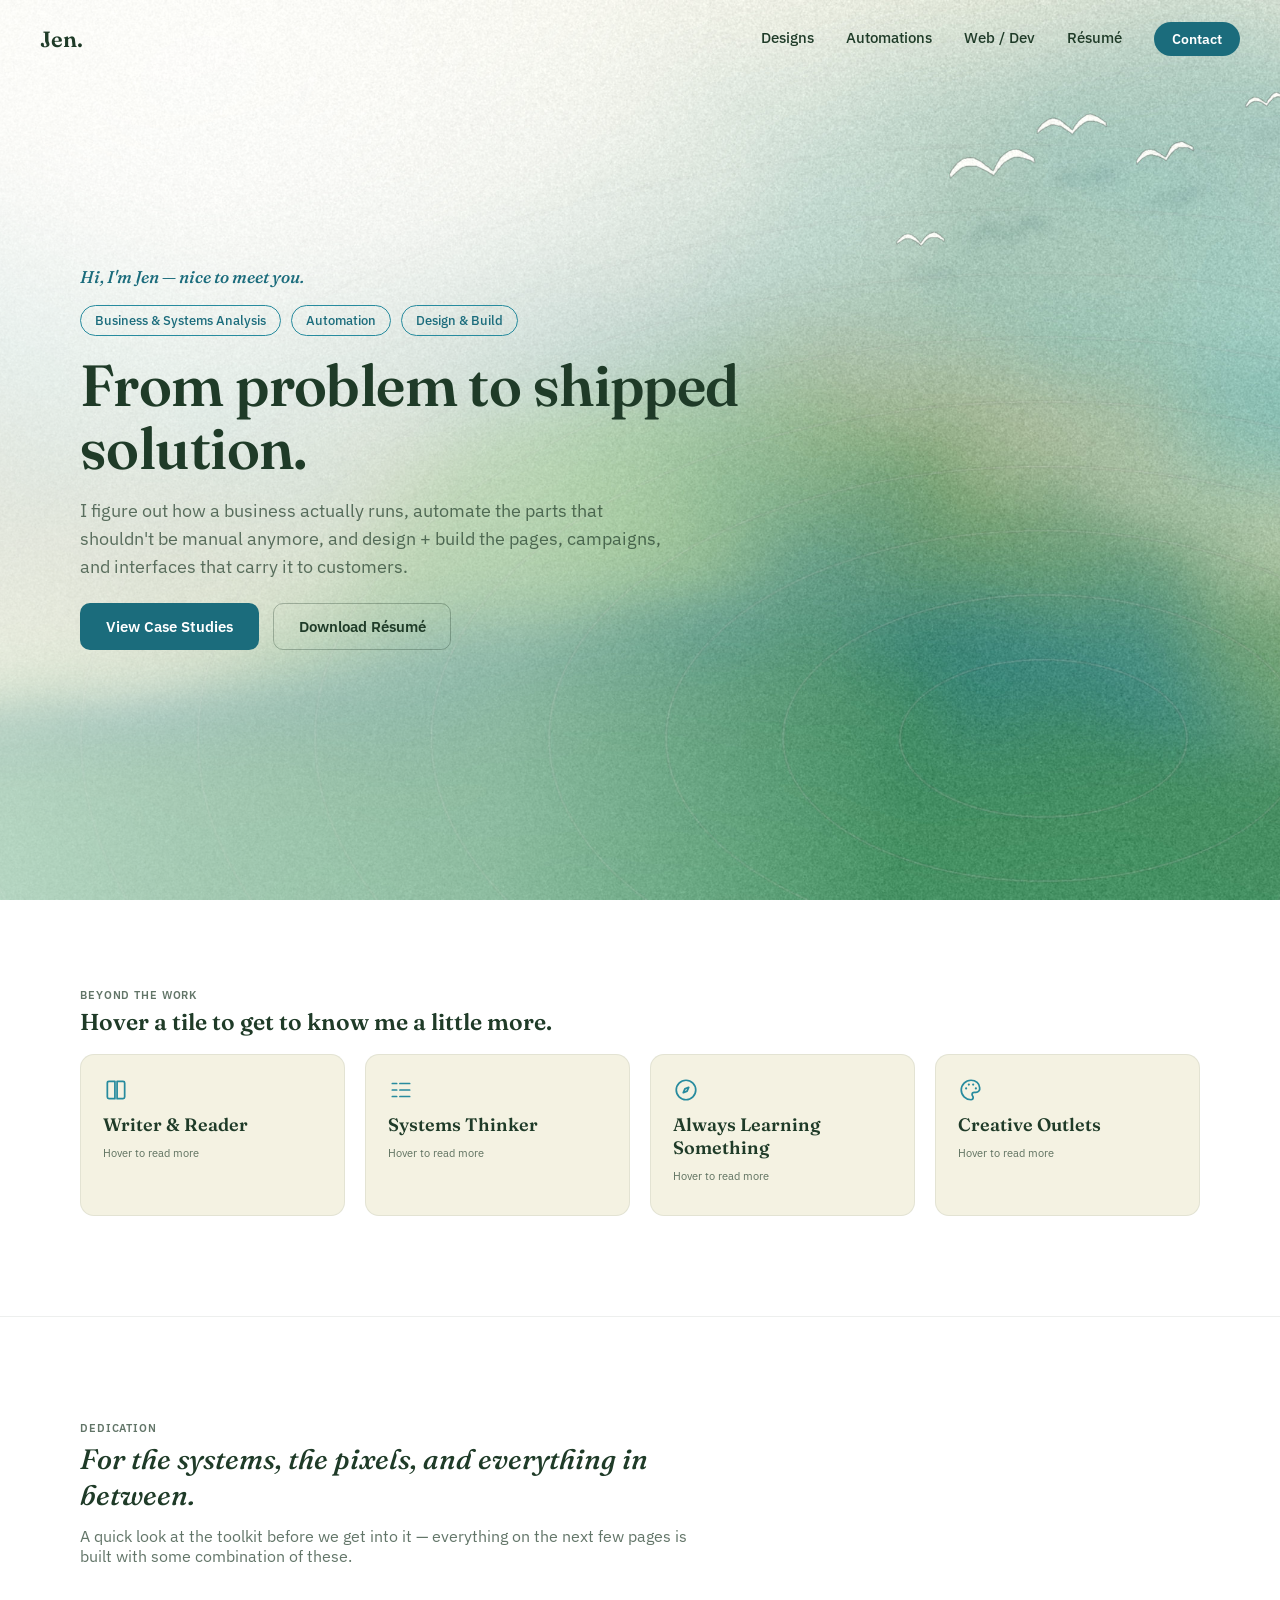
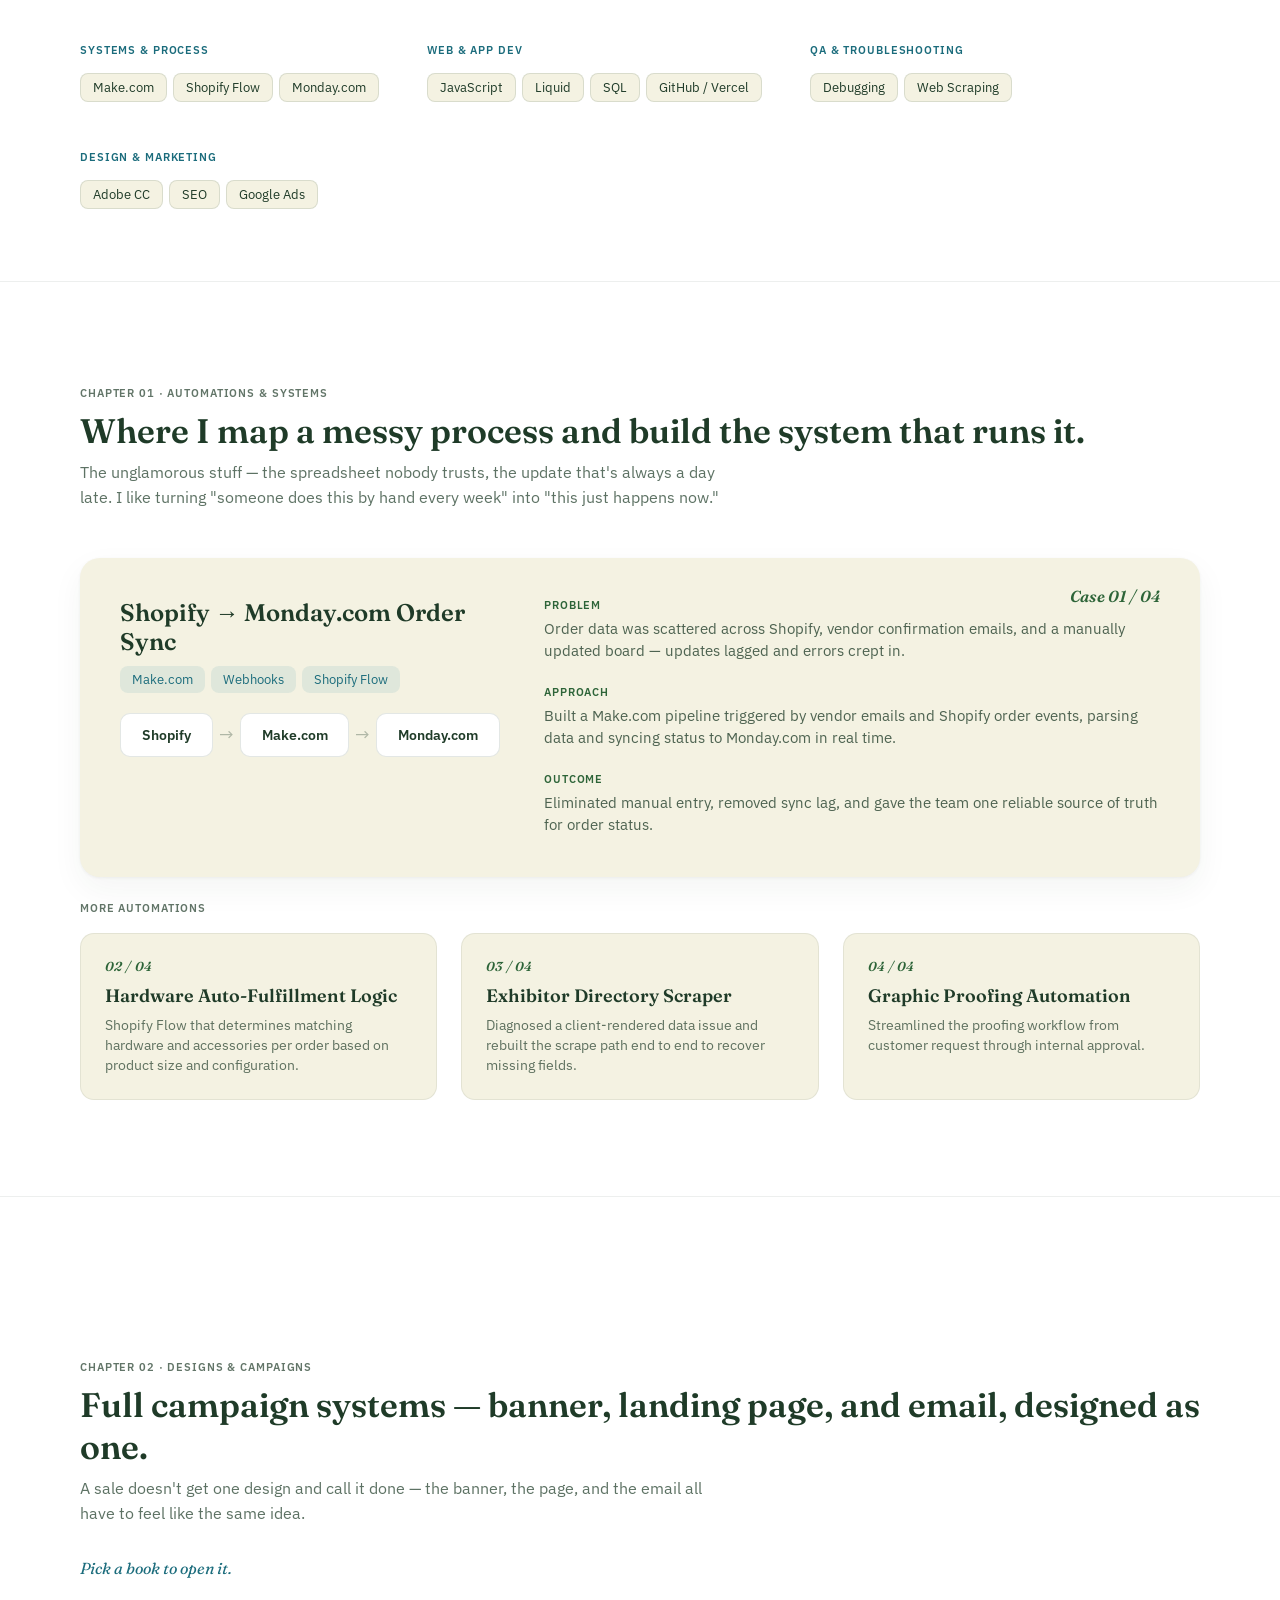
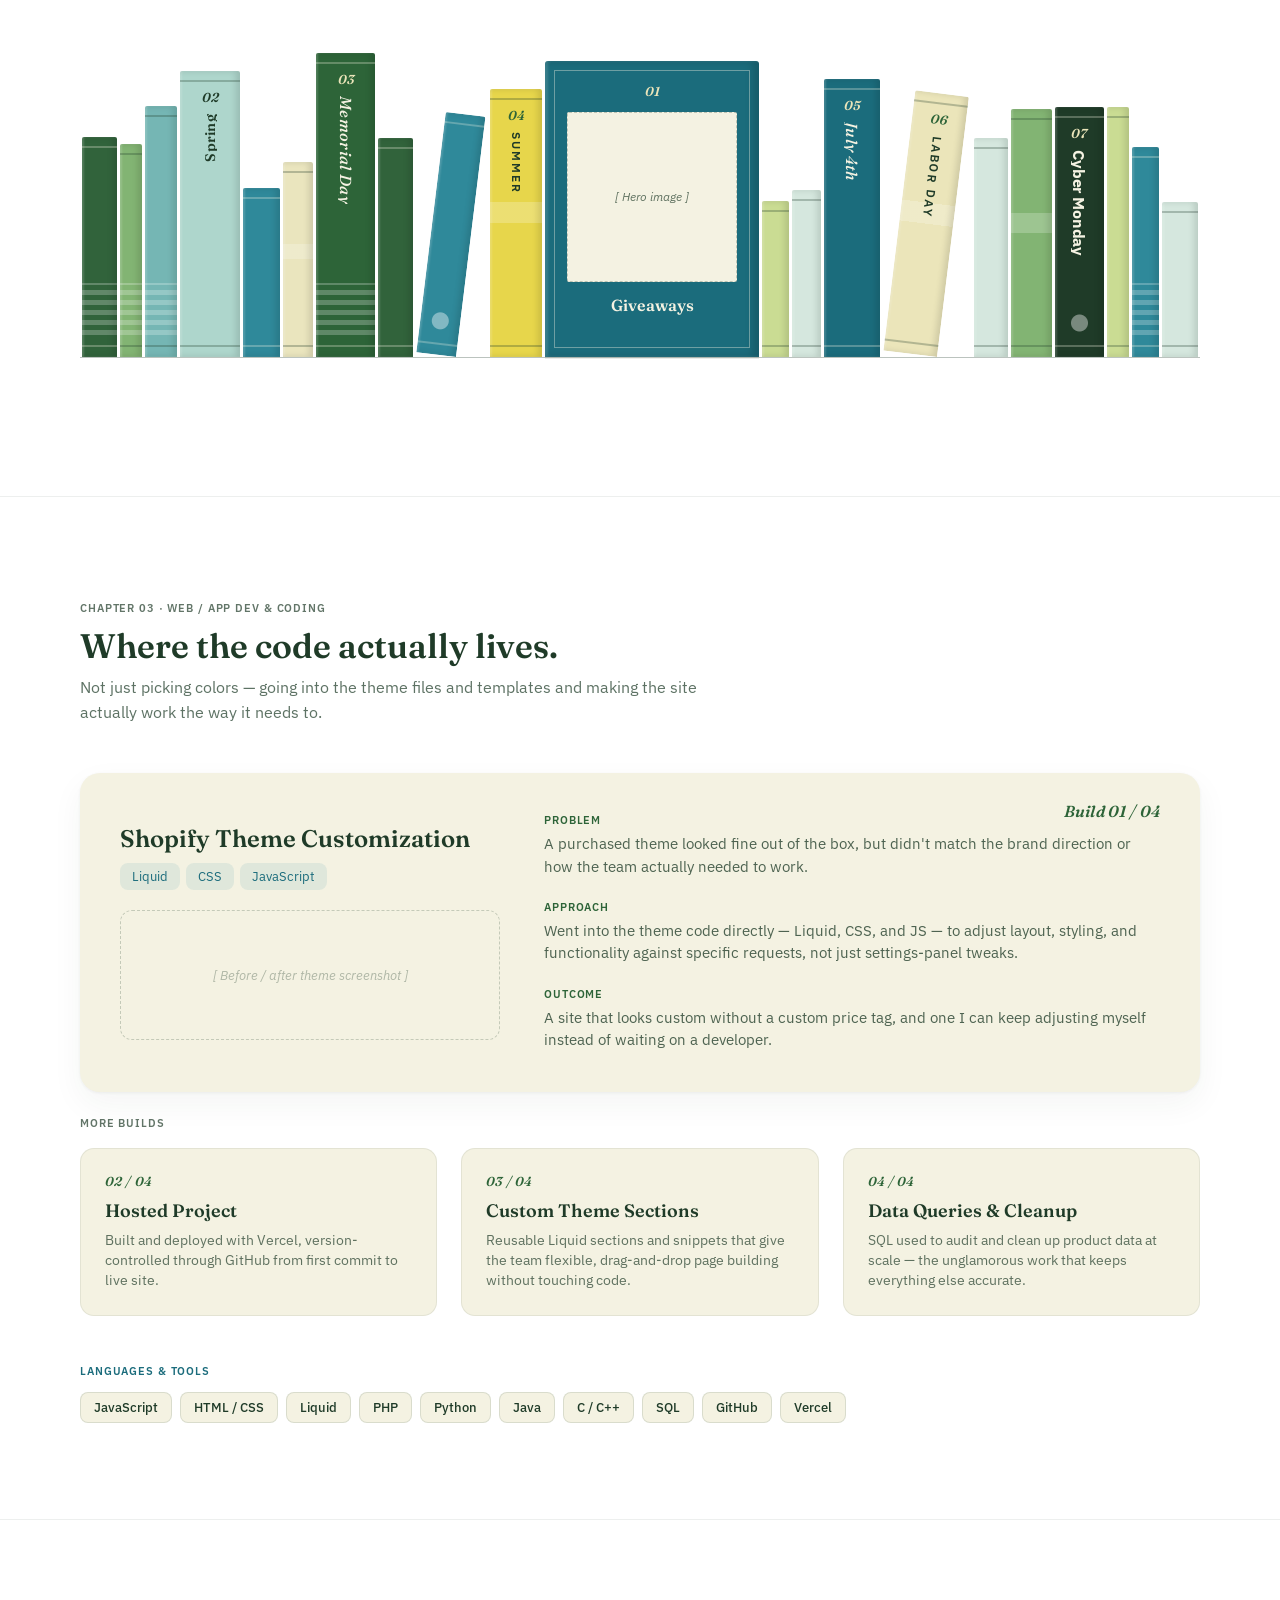
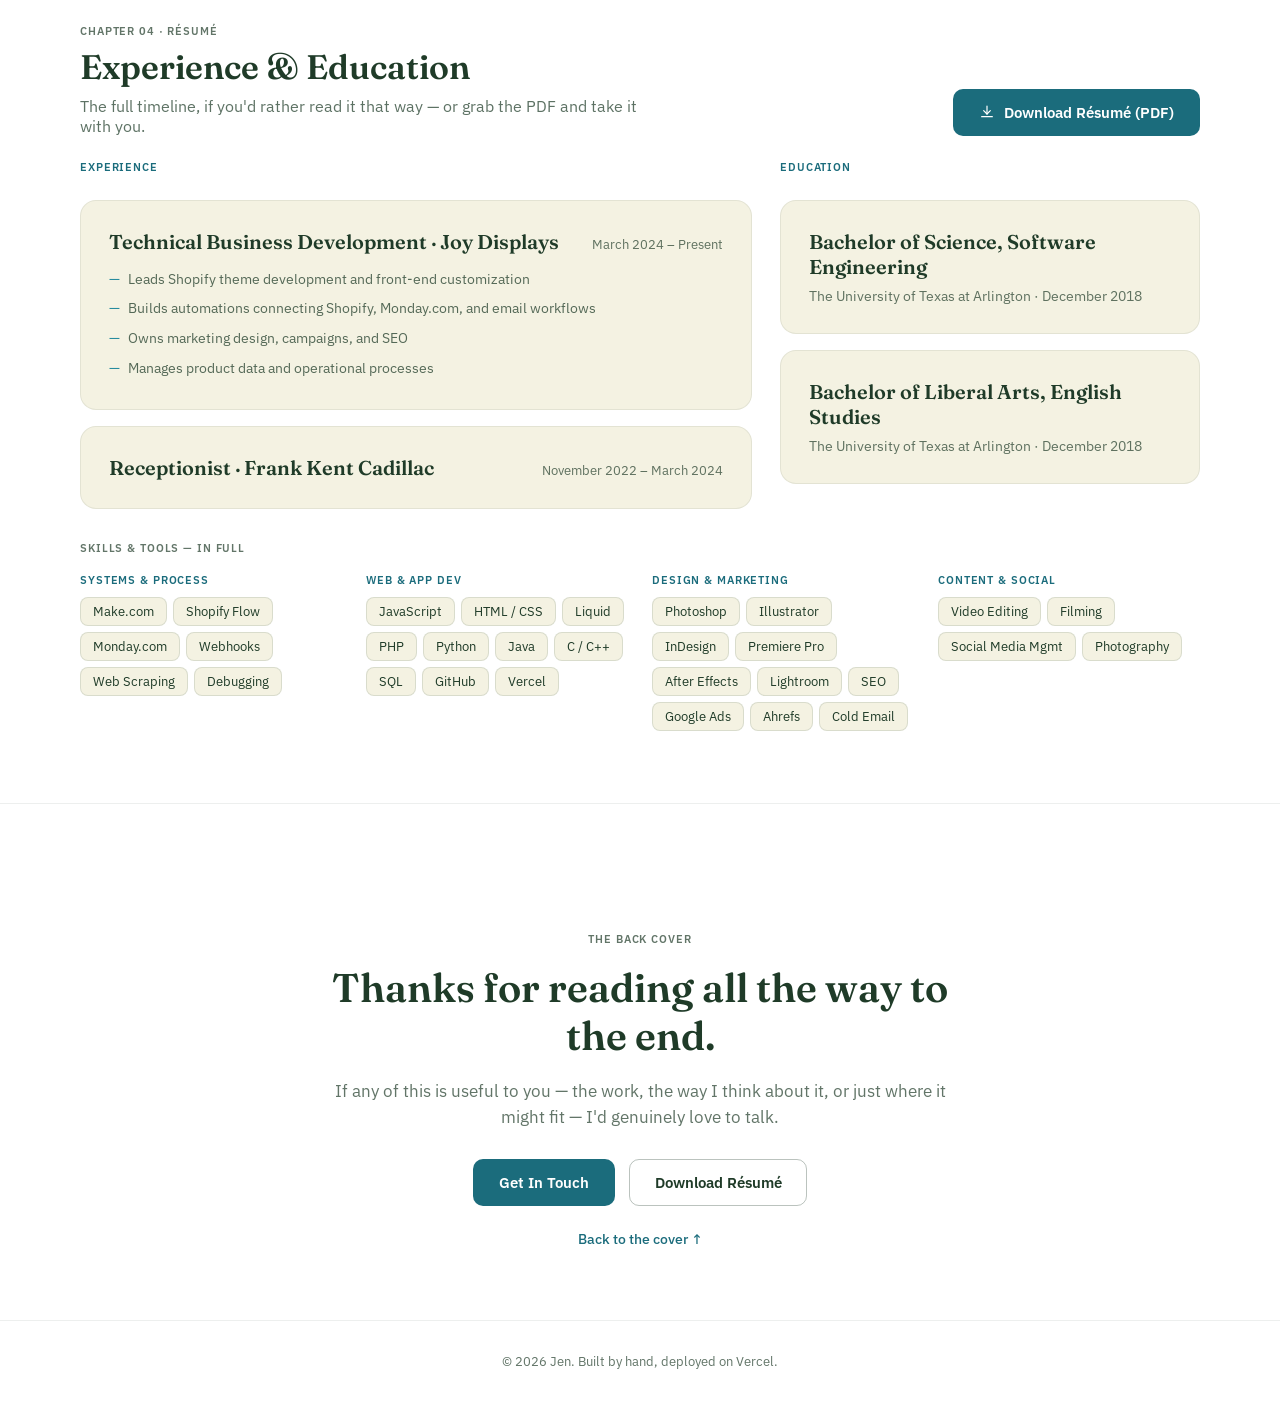
<file: index.html>
<!doctype html>
<html lang="en">
<head>
<meta charset="utf-8">
<meta name="viewport" content="width=device-width, initial-scale=1">
<title>Jen — Portfolio</title>
<meta name="description" content="Business &amp; systems analysis, automation, and design — from problem to shipped solution.">
<link rel="preconnect" href="https://fonts.googleapis.com">
<link rel="stylesheet" href="https://fonts.googleapis.com/css2?family=Fraunces:ital,opsz,wght@0,9..144,500..700;1,9..144,500..600&family=IBM+Plex+Sans:wght@400;500;600&display=swap">
<link rel="stylesheet" href="styles.css">
<script>document.documentElement.className += ' js';</script>
<style>
  /* ============ One long page ============ */
  html { scroll-behavior: smooth; scroll-snap-type: y proximity; }
  @media (prefers-reduced-motion: reduce) { html { scroll-behavior: auto; } }

  .chapter { padding: 104px 0 72px; border-top: 1px solid var(--ink-08); }
  .chapter .page-header { padding-top: 0; }
  .back-top { font-size: 14px; font-weight: 500; color: var(--water-dark); text-decoration: none; margin-top: 6px; }
  .back-top:hover { text-decoration: underline; }
  @media (max-width: 900px) { .chapter { padding: 110px 0 56px; } }

  /* ============ Cover ============ */
  /* Full-bleed original background image. The grain is baked into the image, so it lives on the cover only. */
  .site-cover {
    position: relative;
    min-height: 100vh; min-height: 100svh;
    display: flex; align-items: center;
    background: #DCEBE6 url("assets/cover-desktop.jpg") center / cover no-repeat;
    isolation: isolate;
  }
  /* soft light scrim so text stays readable wherever the image gets deeper in colour */
  .site-cover::before {
    content: ""; position: absolute; inset: 0; z-index: -1;
    background: linear-gradient(95deg, rgba(255,255,255,0.62) 0%, rgba(255,255,255,0.38) 42%, rgba(255,255,255,0) 72%);
  }
  .site-cover > .wrap { width: 100%; }
  @media (max-width: 700px) {
    .site-cover { align-items: flex-start; background-image: url("assets/cover-phone.jpg"); }
    .site-cover::before { background: linear-gradient(180deg, rgba(255,255,255,0.66) 0%, rgba(255,255,255,0.5) 55%, rgba(255,255,255,0.05) 100%); }
    .site-cover .hero { padding-top: 128px; }
  }
  .hero { display: flex; flex-direction: column; gap: 18px; padding: 72px 0 56px 0; max-width: 780px; }
  .hero-greeting { font-family: 'Fraunces', serif; font-style: italic; font-size: 17px; font-weight: 500; color: var(--water-dark); }
  .hero h1 { font-size: clamp(34px, 5vw, 58px); line-height: 1.08; letter-spacing: -0.01em; }
  .hero p.lede { font-size: 18px; line-height: 1.55; color: var(--ink-70); max-width: 600px; margin: 0; }
  .pill-row { display: flex; gap: 10px; flex-wrap: wrap; }
  .cta-row { display: flex; gap: 14px; flex-wrap: wrap; margin-top: 4px; }

  .facets-section { padding: 8px 0 44px 0; }
  .facets-section h3 { font-size: 23px; margin-top: 6px; }
  .facet-grid { display: grid; grid-template-columns: repeat(4, minmax(0, 1fr)); gap: 20px; margin-top: 18px; }
  @media (max-width: 900px) { .facet-grid { grid-template-columns: repeat(2, minmax(0,1fr)); } }
  @media (max-width: 560px) { .facet-grid { grid-template-columns: 1fr; } }
  .facet { background: var(--card); border: 1px solid var(--ink-08); border-radius: 14px; padding: 22px; display: flex; flex-direction: column; gap: 10px; transition: transform .18s ease, box-shadow .18s ease; }
  .facet:hover { transform: translateY(-4px); box-shadow: 0 12px 28px rgba(31, 59, 40,0.09); }
  .facet-icon { color: var(--water); }
  .facet-title { font-family: 'Fraunces', serif; font-size: 18px; font-weight: 600; transition: color .18s ease; }
  .facet:hover .facet-title { color: var(--water-dark); }
  .facet-detail { font-size: 13px; line-height: 1.5; color: var(--ink-70); max-height: 0; opacity: 0; overflow: hidden; transition: max-height .28s ease, opacity .28s ease; }
  .facet:hover .facet-detail { max-height: 160px; opacity: 1; }
  .facet-hint { font-size: 11px; color: var(--ink-70); transition: opacity .18s ease; }
  .facet:hover .facet-hint { opacity: 0; }

  #beyond { padding: 80px 0 56px; }

  /* ============ Dedication ============ */

  .dedication-header { padding: 0 0 24px 0; max-width: 640px; }
  .dedication-header .eyebrow { margin-bottom: 6px; }
  .dedication-header h2 { font-family: 'Fraunces', serif; font-style: italic; font-size: 28px; font-weight: 500; line-height: 1.3; }
  .dedication-header p { font-size: 15.5px; color: var(--ink-70); margin-top: 12px; }

  .bring-section { padding: 24px 0 0 0; }
  .bring-grid { display: flex; gap: 48px; flex-wrap: wrap; margin-top: 14px; }
  .bring-col { display: flex; flex-direction: column; gap: 6px; }
  .bring-col .tags { display: flex; gap: 6px; flex-wrap: wrap; }
  @media (max-width: 900px) { .bring-grid { flex-direction: column; gap: 24px; } }

  /* ============ Chapter 1 + 3: case-study cards ============ */

  .flagship { background: var(--card); border-radius: var(--radius-lg); padding: 40px; display: flex; gap: 44px; box-shadow: 0 1px 3px rgba(31, 59, 40,0.06), 0 12px 32px rgba(31, 59, 40,0.05); position: relative; margin-top: 24px; }
  .flagship .num-tag { position: absolute; top: 28px; right: 40px; }
  .flagship-left { width: 380px; flex-shrink: 0; display: flex; flex-direction: column; gap: 20px; }
  .flagship-right { flex-grow: 1; display: flex; flex-direction: column; gap: 22px; justify-content: center; }
  .flow-row { display: flex; align-items: center; gap: 10px; }
  .flow-box { flex: 1 1 0; min-width: 0; overflow-wrap: anywhere; font-size: 13.5px; font-weight: 600; color: var(--ink); background: var(--paper); border: 1px solid var(--ink-12); border-radius: 10px; padding: 12px 16px; text-align: center; }
  .flow-arrow { color: var(--ink-32); font-size: 18px; }
  .beat-label { font-size: 11px; font-weight: 600; letter-spacing: 0.08em; text-transform: uppercase; color: var(--coral-text); margin: 0 0 6px 0; }
  .beat-body { font-size: 14.5px; line-height: 1.55; color: rgba(31, 59, 40,0.78); margin: 0; }
  .more-grid { display: flex; gap: 24px; margin-top: 18px; flex-wrap: wrap; }
  .more-grid .card { flex: 1; min-width: 260px; }
  @media (max-width: 900px) { .flagship { flex-direction: column; } .flagship-left { width: 100%; } }

  .flow-row { gap: 6px; }
  .flow-box { flex: 1 1 auto; padding: 12px 12px; }
  .chapter .page-header .eyebrow { margin-bottom: 10px; }
  .chapter .page-header p { line-height: 1.6; }
  .tools-row { display: flex; gap: 8px; flex-wrap: wrap; margin-top: 14px; }
  #web-dev .flagship-left { justify-content: center; }
  @media (max-width: 900px) { .flagship .num-tag { position: static; align-self: flex-start; } }
  @media (max-width: 560px) { .flagship { padding: 28px 22px; gap: 28px; } .flow-row { gap: 4px; } .flow-box { font-size: 12px; padding: 10px 6px; } .flow-arrow { font-size: 14px; } #resume .exp-col, #resume .edu-col { min-width: 0; } .shelf { overflow-x: clip; } }
  /* ============ Chapter 4: résumé ============ */

  .resume-header { display: flex; justify-content: space-between; align-items: flex-end; gap: 24px; flex-wrap: wrap; padding: 0 0 24px 0; }
  .resume-header .copy { display: flex; flex-direction: column; gap: 8px; }
  .resume-header h2 { font-size: 34px; }
  .resume-header p { font-size: 15.5px; color: rgba(31, 59, 40, 0.72); max-width: 560px; margin: 0; }

  .exp-edu-row { display: flex; gap: 28px; align-items: stretch; flex-wrap: wrap; }
  .exp-col { flex: 1.6; min-width: 320px; display: flex; flex-direction: column; gap: 16px; }
  .edu-col { flex: 1; min-width: 260px; display: flex; flex-direction: column; gap: 16px; }
  .role-card { background: var(--card); border: 1px solid var(--ink-08); border-radius: 16px; padding: 28px; display: flex; flex-direction: column; gap: 14px; }
  .role-head { display: flex; justify-content: space-between; align-items: baseline; flex-wrap: wrap; gap: 8px; }
  .role-head .title { font-family: 'Fraunces', serif; font-size: 20px; font-weight: 600; }
  .role-head .dates { font-size: 13px; color: var(--ink-70); }
  .role-lines { display: flex; flex-direction: column; gap: 6px; }
  .role-line { font-size: 14px; line-height: 1.7; color: rgba(31, 59, 40,0.75); }
  .role-line::before { content: '—'; color: var(--water); margin-right: 8px; }
  .edu-card { background: var(--card); border: 1px solid var(--ink-08); border-radius: 16px; padding: 28px; display: flex; flex-direction: column; gap: 8px; }
  .edu-card .title { font-family: 'Fraunces', serif; font-size: 20px; font-weight: 600; }
  .edu-card .meta { font-size: 13.5px; color: var(--ink-70); }
  .add-role { height: 90px; }

  .skills-section { padding: 32px 0 0 0; }
  .skills-grid { display: grid; grid-template-columns: repeat(4, minmax(0, 1fr)); gap: 24px; margin-top: 18px; }
  @media (max-width: 900px) { .skills-grid { grid-template-columns: repeat(2, minmax(0,1fr)); } .exp-edu-row { flex-direction: column; } }
  @media (max-width: 560px) { .skills-grid { grid-template-columns: 1fr; } }
  .skills-col .tags { display: flex; gap: 6px; flex-wrap: wrap; }

  /* ============ Closing ============ */

  .closing-section { padding: 24px 0 0; max-width: 620px; margin: 0 auto; text-align: center; display: flex; flex-direction: column; align-items: center; gap: 18px; }
  .closing-section .eyebrow { }
  .closing-section h2 { font-size: clamp(28px, 4vw, 40px); line-height: 1.2; }
  .closing-section p { font-size: 16.5px; line-height: 1.6; color: var(--ink-70); margin: 0; }
  .closing-cta-row { display: flex; gap: 14px; flex-wrap: wrap; justify-content: center; margin-top: 10px; }

  /* ============ Chapter 2: designs — a full-screen panel the page snaps to ============ */
  #designs { min-height: 100vh; min-height: 100svh; display: flex; flex-direction: column; justify-content: center; scroll-snap-align: start; }
  #designs > .wrap { width: 100%; }
  .js #designs .shelf { opacity: 0; transform: translateY(56px); transition: opacity .8s ease, transform .8s cubic-bezier(.2,.7,.2,1); }
  .js #designs.in-view .shelf { opacity: 1; transform: none; }
  @media (prefers-reduced-motion: reduce) { .js #designs .shelf { opacity: 1; transform: none; transition: none; } }

  .shelf-hint { font-family: 'Fraunces', serif; font-style: italic; font-size: 16px; color: var(--water-dark); margin: 8px 0 0; }

  /* ---------- One row of books on a plain background ---------- */
  .shelf { padding: 30px 0 0; margin-bottom: 8px; }
  .row {
    display: flex;
    align-items: flex-end;
    gap: 3px;
    height: 350px;
    padding: 0 2px;
    border-bottom: 1.5px solid rgba(31, 59, 40,0.3);
  }

  /* Every book: --w width, --h height, --bg / --fg colours, --num folio colour, --rot lean */
  .b {
    position: relative;
    display: flex;
    flex-direction: column;
    align-items: center;
    height: var(--h);
    background-color: var(--bg);
    color: var(--fg);
    border-radius: 2px 2px 0 0;
    box-shadow: inset -4px 0 6px rgba(0,0,0,0.12), inset 2px 0 2px rgba(255,255,255,0.18);
    transform-origin: bottom right;
    transform: rotate(var(--rot, 0deg));
  }
  .b::before, .b::after { content: ''; position: absolute; left: 0; right: 0; height: 2px; background: currentColor; opacity: 0.28; }
  .b::before { top: 9px; }
  .b::after { bottom: 10px; }
  .b.lean { margin-right: calc(var(--h) * 0.13); }

  /* Decorations printed on the spine */
  .d-band   { background-image: linear-gradient(transparent 0 42%, rgba(255,255,255,0.22) 42% 50%, transparent 50%); }
  .d-stripe { background-image: repeating-linear-gradient(0deg, rgba(255,255,255,0.24) 0 5px, transparent 5px 10px); background-size: 100% 52px; background-position: bottom 22px left 0; background-repeat: no-repeat; }
  .d-dot    { background-image: radial-gradient(circle at 50% calc(100% - 34px), rgba(255,255,255,0.4) 0 8px, transparent 9px); }

  /* Decorative filler books squeeze thin on small screens so real books always fit */
  .f { flex: 1 1 var(--w); min-width: 3px; max-width: calc(var(--w) * 1.8); filter: saturate(0.9); }

  /* Clickable spines */
  .spine {
    flex: 0 1 var(--w);
    min-width: 30px;
    border: 0;
    padding: 20px 0 18px;
    gap: 10px;
    cursor: pointer;
    font: inherit;
    appearance: none;
    transition: transform 0.22s ease, box-shadow 0.22s ease;
  }
  .spine:hover, .spine:focus-visible, .spine.is-open {
    transform: rotate(var(--rot, 0deg)) translateY(-16px);
    box-shadow: inset -4px 0 6px rgba(0,0,0,0.12), inset 2px 0 2px rgba(255,255,255,0.18), 0 14px 18px -6px rgba(31, 59, 40,0.35);
  }
  .spine:focus-visible, .cover:focus-visible { outline: 3px solid var(--water); outline-offset: 3px; }
  .spine-num { font-family: 'Fraunces', serif; font-style: italic; font-weight: 600; font-size: 13px; color: var(--num); line-height: 1; }
  .spine-title {
    writing-mode: vertical-rl;
    font-family: 'Fraunces', serif;
    font-weight: 600;
    font-size: 14px;
    letter-spacing: 0.02em;
    line-height: 1;
    white-space: nowrap;
    overflow: hidden;
    text-overflow: ellipsis;
    max-height: calc(var(--h) - 62px);
  }
  /* A few different lettering styles so the row feels like a real collection */
  .t-up .spine-title     { transform: rotate(180deg); }
  .t-caps .spine-title   { font-family: 'IBM Plex Sans', sans-serif; font-weight: 600; font-size: 12px; text-transform: uppercase; letter-spacing: 0.16em; }
  .t-sans .spine-title   { font-family: 'IBM Plex Sans', sans-serif; font-weight: 700; font-size: 16px; letter-spacing: -0.01em; }
  .t-italic .spine-title { font-style: italic; font-weight: 500; font-size: 16px; }

  /* The face-out book in the middle */
  .cover {
    flex: 0 0 214px;
    height: 296px;
    background: var(--water-dark);
    color: var(--card);
    border: 0;
    border-radius: 3px 3px 0 0;
    padding: 24px 22px 22px;
    display: flex;
    flex-direction: column;
    align-items: center;
    gap: 14px;
    cursor: pointer;
    font: inherit;
    appearance: none;
    box-shadow: inset -6px 0 8px rgba(0,0,0,0.16), inset 3px 0 3px rgba(255,255,255,0.14), 0 2px 0 rgba(31, 59, 40,0.1);
    transition: transform 0.22s ease, box-shadow 0.22s ease;
    position: relative;
  }
  .cover::before { content: ''; position: absolute; inset: 9px; border: 1px solid rgba(244,242,225,0.38); pointer-events: none; }
  .cover:hover, .cover:focus-visible, .cover.is-open { transform: translateY(-14px); box-shadow: inset -6px 0 8px rgba(0,0,0,0.16), inset 3px 0 3px rgba(255,255,255,0.14), 0 16px 20px -6px rgba(31, 59, 40,0.4); }
  .cover-num { font-family: 'Fraunces', serif; font-style: italic; font-weight: 600; font-size: 13px; color: #EBE5BA; line-height: 1; }
  .cover-art { width: 100%; aspect-ratio: 1; background: var(--card); border-radius: 2px; display: flex; align-items: center; justify-content: center; text-align: center; padding: 10px; font-size: 12px; font-style: italic; color: var(--ink-70); border: 1.5px dashed rgba(31, 59, 40,0.25); }
  .cover-title { font-family: 'Fraunces', serif; font-weight: 600; font-size: 16px; line-height: 1.2; text-align: center; }

  /* ---------- Pop-up ---------- */
  .modal { position: fixed; inset: 0; z-index: 50; display: flex; align-items: center; justify-content: center; padding: 3vh 3vw; }
  .modal[hidden] { display: none; }
  .modal-backdrop { position: absolute; inset: 0; background: rgba(31, 59, 40, 0.72); backdrop-filter: blur(3px); opacity: 0; transition: opacity 0.25s ease; }
  .modal-panel {
    position: relative;
    width: min(1060px, 100%);
    background: var(--card);
    border-radius: var(--radius-lg);
    box-shadow: 0 30px 80px rgba(0,0,0,0.35);
    opacity: 0;
    transform: translateY(16px) scale(0.98);
    transition: opacity 0.25s ease, transform 0.25s ease;
    outline: none;
  }
  .modal.open .modal-backdrop { opacity: 1; }
  .modal.open .modal-panel { opacity: 1; transform: none; }
  .modal-scroll { max-height: 90vh; overflow-y: auto; padding: 44px; border-radius: var(--radius-lg); }
  .modal-close {
    position: absolute; top: 12px; right: 12px; z-index: 2;
    width: 40px; height: 40px; border-radius: 50%;
    border: 1.5px solid rgba(31, 59, 40,0.2); background: var(--card); color: var(--ink);
    font-size: 22px; line-height: 1; cursor: pointer;
    transition: border-color .18s ease, color .18s ease;
  }
  .modal-close:hover { border-color: var(--ink); color: var(--water-dark); }
  .modal-close:focus-visible { outline: 3px solid var(--water); outline-offset: 2px; }

  .modal-grid { display: grid; grid-template-columns: minmax(0, 0.8fr) minmax(0, 1.2fr); gap: 44px; align-items: start; }
  .modal-text { position: sticky; top: 0; display: flex; flex-direction: column; gap: 14px; }
  .modal-text h3 { font-size: 28px; line-height: 1.15; }
  .modal-tags { display: flex; gap: 6px; flex-wrap: wrap; }
  .modal-body p { font-size: 15px; line-height: 1.65; color: var(--ink-70); margin: 0 0 12px 0; }
  .modal-visuals { display: flex; flex-direction: column; gap: 18px; }
  .shot { width: 100%; aspect-ratio: 16 / 10; border-radius: 12px; }
  img.shot { object-fit: cover; box-shadow: 0 1px 3px rgba(31, 59, 40,0.08), 0 12px 28px rgba(31, 59, 40,0.1); }
  /* a single piece of artwork shown at its own proportions (hero backgrounds are wide, so no cropping) */
  .art { margin: 0; display: flex; flex-direction: column; gap: 8px; }
  .art img { display: block; width: 100%; height: auto; border-radius: 12px; box-shadow: 0 1px 3px rgba(31, 59, 40,0.08), 0 12px 28px rgba(31, 59, 40,0.1); }
  .art .art-ph { aspect-ratio: 3 / 1; border-radius: 12px; display: grid; place-items: center; background: rgba(39, 139, 158, 0.10); }
  .art figcaption { font-size: 12.5px; color: var(--ink-70); text-align: center; }
  .art video { display: block; width: 100%; height: auto; border-radius: 12px; box-shadow: 0 1px 3px rgba(31, 59, 40,0.08), 0 12px 28px rgba(31, 59, 40,0.1); }
  .email-pane { display: flex; flex-direction: column; gap: 18px; }

  .modal-facts { display: flex; flex-wrap: wrap; gap: 4px 14px; font-size: 13.5px; font-weight: 500; color: var(--ink-70); }
  .modal-facts[hidden] { display: none; }
  .modal-facts span + span::before { content: '·'; margin-right: 14px; color: var(--ink-32); }

  /* ---- Series pop-up: filter chips -> grid of campaigns -> one campaign's pieces ---- */
  .gal-hint { margin: 0; font-family: 'Fraunces', serif; font-style: italic; font-size: 15px; color: var(--water-dark); }
  .chips { display: flex; flex-wrap: wrap; gap: 8px; }
  .chip { font: inherit; font-size: 13px; font-weight: 500; padding: 6px 14px; border-radius: 999px; border: 1.5px solid var(--ink-12); background: transparent; color: var(--ink); cursor: pointer; transition: border-color .18s ease, background .18s ease, color .18s ease; }
  .chip:hover { border-color: var(--water); }
  .chip.on { background: var(--water-dark); border-color: var(--water-dark); color: #fff; }
  .chip:focus-visible, .gcard:focus-visible, .dback:focus-visible, .dnav button:focus-visible, .frame-vp:focus-visible { outline: 3px solid var(--water); outline-offset: 3px; }
  .gal { display: grid; grid-template-columns: repeat(3, minmax(0, 1fr)); gap: 16px 14px; }
  .gcard { font: inherit; text-align: left; background: none; border: 0; padding: 0; cursor: pointer; display: flex; flex-direction: column; gap: 5px; color: var(--ink); }
  .gthumb { display: flex; align-items: center; justify-content: center; width: 100%; aspect-ratio: 4 / 3; object-fit: cover; border-radius: 10px; box-shadow: 0 1px 3px rgba(31, 59, 40, 0.1); transition: transform .2s ease, box-shadow .2s ease; }
  .gthumb.ph { font-family: 'Fraunces', serif; font-style: italic; font-weight: 600; font-size: 26px; color: var(--ink-70); }
  .gcard:hover .gthumb, .gcard:focus-visible .gthumb { transform: translateY(-3px); box-shadow: 0 10px 22px rgba(31, 59, 40, 0.16); }
  .gcard-title { font-family: 'Fraunces', serif; font-weight: 600; font-size: 14px; line-height: 1.25; }
  .gcard-date { font-size: 12.5px; color: var(--ink-70); }

  .dbar { display: flex; align-items: center; justify-content: space-between; gap: 12px; flex-wrap: wrap; }
  .dback { font: inherit; font-size: 14px; font-weight: 500; color: var(--water-dark); background: none; border: 0; padding: 4px 0; cursor: pointer; }
  .dback:hover { text-decoration: underline; }
  .dnav { display: flex; align-items: center; gap: 8px; font-size: 13px; color: var(--ink-70); }
  .dnav button { font: inherit; font-size: 15px; width: 34px; height: 34px; border-radius: 50%; border: 1.5px solid var(--ink-12); background: transparent; color: var(--ink); cursor: pointer; }
  .dnav button:hover:not(:disabled) { border-color: var(--ink); }
  .dnav button:disabled { opacity: 0.35; cursor: default; }
  @media (min-width: 901px) { .dbar, .dhead.solo { margin-top: 32px; } }
  .dhead h4 { font-family: 'Fraunces', serif; font-size: 22px; line-height: 1.2; margin: 0; }
  .dhead p { margin: 4px 0 0; font-size: 13.5px; color: var(--ink-70); }
  .frame { margin: 0; display: flex; flex-direction: column; gap: 8px; }
  .frame-bar { display: flex; gap: 6px; padding: 10px 12px; background: rgba(31, 59, 40, 0.07); border: 1px solid var(--ink-12); border-bottom: 0; border-radius: 12px 12px 0 0; }
  .frame-bar i { width: 9px; height: 9px; border-radius: 50%; background: rgba(31, 59, 40, 0.25); }
  .frame-vp { height: 360px; overflow-y: auto; background: #fff; border: 1px solid var(--ink-12); border-radius: 0 0 12px 12px; scrollbar-width: thin; }
  .frame .tall { display: block; width: 100%; height: auto; }
  .tall-wrap { position: relative; line-height: 0; }
  .tall-wrap .ov { position: absolute; display: block; height: auto; pointer-events: none; }
  .email-set, .page-set { display: flex; flex-direction: column; gap: 12px; }
  .email-set .chips, .page-set .chips { justify-content: center; }
  .frame .tall-ph { height: 1500px; padding: 18px; font-size: 13px; font-style: italic; color: var(--ink-70); background: linear-gradient(180deg, rgba(39,139,158,0.10) 0 24%, rgba(231,214,75,0.18) 24% 48%, rgba(76,151,94,0.10) 48% 74%, rgba(39,139,158,0.10) 74% 100%); }
  .frame figcaption { font-size: 12.5px; color: var(--ink-70); text-align: center; }
  .frame.rec .frame-vp { height: auto; overflow: hidden; position: relative; background: #fff; }
  .frame.rec video { position: absolute; inset: 0; width: 100%; height: 100%; object-fit: contain; display: block; }
  .rec-toggle { position: absolute; right: 10px; bottom: 10px; width: 38px; height: 38px; padding: 0; border: 0; border-radius: 50%; cursor: pointer; display: grid; place-items: center; color: var(--ink); background: rgba(255, 255, 255, 0.92); box-shadow: 0 2px 8px rgba(31, 59, 40, 0.25); }
  .rec-toggle svg { width: 18px; height: 18px; fill: currentColor; }
  .rec-toggle:hover { background: #fff; }
  .rec-toggle:focus-visible { outline: 3px solid var(--water); outline-offset: 2px; }
  .frame.email { width: 100%; max-width: 380px; align-self: center; }
  .frame.email .frame-vp { height: 480px; }
  .frame.email .tall-ph { height: 1800px; }
  @media (max-width: 560px) {
    .modal-facts { flex-direction: column; }
    .modal-facts span + span::before { content: none; }
    .gal { grid-template-columns: repeat(2, minmax(0, 1fr)); }
    .frame-vp { height: 300px; }
    .frame.email .frame-vp { height: 380px; }
  }

  @media (max-width: 900px) {
    .modal-scroll { padding: 28px 22px 32px; }
    .modal-grid { grid-template-columns: 1fr; gap: 24px; }
    .modal-text { position: static; padding-right: 36px; }
    .modal-text h3 { font-size: 24px; }
  }
  @media (max-width: 560px) {
    .row { height: 330px; gap: 2px; padding: 0; }
    .f:not(.f-edge) { display: none; }
    .b.lean { --rot: 0deg !important; margin-right: 0; }
    .spine { min-width: 30px; padding-top: 16px; }
    .spine-title { font-size: 12px; }
    .t-sans .spine-title, .t-italic .spine-title { font-size: 13px; }
    .t-caps .spine-title { font-size: 10px; letter-spacing: 0.12em; }
    .cover { flex-basis: 104px; height: 250px; padding: 18px 10px 14px; gap: 10px; }
    .cover::before { inset: 6px; }
    .cover-art { font-size: 10px; padding: 4px; }
    .cover-title { font-size: 12px; }
  }
  /* Very narrow phones: the books need about 306px, so slim them down until the whole shelf fits the screen */
  @media (max-width: 359px) {
    .cover { flex-basis: 92px; padding-left: 8px; padding-right: 8px; }
    .spine { min-width: 24px; }
  }
  @media (max-width: 319px) {
    .cover { flex-basis: 80px; }
    .cover-title { font-size: 11px; }
    .spine { min-width: 20px; }
  }
  @media (prefers-reduced-motion: reduce) {
    .spine, .modal-backdrop, .modal-panel { transition: none; }
  }

  @media (min-width: 901px) { .site-nav { padding-right: calc(40px + var(--sbw, 0px)); } }
</style>
</head>
<body>

<nav class="site-nav" id="nav">
  <div class="wordmark"><a href="#cover">Jen.</a></div>
  <div class="nav-links">
    <a class="nav-link" href="#designs" data-sec="designs">Designs</a>
    <a class="nav-link" href="#automations" data-sec="automations">Automations</a>
    <a class="nav-link" href="#web-dev" data-sec="web-dev">Web / Dev</a>
    <a class="nav-link" href="#resume" data-sec="resume">Résumé</a>
    <a class="pill-link" href="mailto:jnajera2@gmail.com">Contact</a>
  </div>
</nav>

<header class="site-cover" id="cover">
<div class="wrap">

  <section class="hero">
    <div class="hero-greeting">Hi, I'm Jen — nice to meet you.</div>
    <div class="pill-row">
      <span class="pill">Business &amp; Systems Analysis</span>
      <span class="pill">Automation</span>
      <span class="pill">Design &amp; Build</span>
    </div>
    <h1>From problem to shipped solution.</h1>
    <p class="lede">I figure out how a business actually runs, automate the parts that shouldn't be manual anymore, and design + build the pages, campaigns, and interfaces that carry it to customers.</p>
    <div class="cta-row">
      <a class="btn btn-primary" href="#automations">View Case Studies</a>
      <a class="btn btn-secondary" href="resume.pdf" download>Download Résumé</a>
    </div>
  </section>

</div>
</header>

<main>

<section id="beyond">
<div class="wrap">
  <section class="facets-section">
    <div class="eyebrow">Beyond The Work</div>
    <h3>Hover a tile to get to know me a little more.</h3>
    <div class="facet-grid">

      <div class="facet">
        <svg class="facet-icon" viewBox="0 0 24 24" fill="none" stroke="currentColor" stroke-width="1.6" stroke-linecap="round" stroke-linejoin="round" width="26" height="26">
          <path d="M4 5.5C4 4.67 4.67 4 5.5 4H11v16H5.5A1.5 1.5 0 0 1 4 18.5V5.5Z"/>
          <path d="M20 5.5c0-.83-.67-1.5-1.5-1.5H13v16h5.5c.83 0 1.5-.67 1.5-1.5V5.5Z"/>
        </svg>
        <div class="facet-title">Writer &amp; Reader</div>
        <div class="facet-hint">Hover to read more</div>
        <div class="facet-detail">Huge reader — fantasy, historical fiction, philosophy, all of it. I write my own stories too. English degree, put to use.</div>
      </div>

      <div class="facet">
        <svg class="facet-icon" viewBox="0 0 24 24" fill="none" stroke="currentColor" stroke-width="1.6" stroke-linecap="round" stroke-linejoin="round" width="26" height="26">
          <path d="M4 6h4M4 12h4M4 18h4"/>
          <path d="M11 6h9M11 12h9M11 18h9"/>
        </svg>
        <div class="facet-title">Systems Thinker</div>
        <div class="facet-hint">Hover to read more</div>
        <div class="facet-detail">I like breaking things down into smaller steps — a workflow, a bug, a plan for the weekend. Analysis is just a habit at this point.</div>
      </div>

      <div class="facet">
        <svg class="facet-icon" viewBox="0 0 24 24" fill="none" stroke="currentColor" stroke-width="1.6" stroke-linecap="round" stroke-linejoin="round" width="26" height="26">
          <circle cx="12" cy="12" r="9"/>
          <path d="M14.5 9.5 13 13l-3.5 1.5L11 11l3.5-1.5Z"/>
        </svg>
        <div class="facet-title">Always Learning Something</div>
        <div class="facet-hint">Hover to read more</div>
        <div class="facet-detail">Tennis, volleyball, running, swimming, rollerblading. Animal lover through and through, and I make time for friends and family.</div>
      </div>

      <div class="facet">
        <svg class="facet-icon" viewBox="0 0 24 24" fill="none" stroke="currentColor" stroke-width="1.6" stroke-linecap="round" stroke-linejoin="round" width="26" height="26">
          <path d="M12 3a9 9 0 1 0 0 18c1.1 0 2-.9 2-2 0-.5-.2-1-.5-1.4-.3-.4-.5-.9-.5-1.4 0-1.1.9-2 2-2h1.5A3.5 3.5 0 0 0 20 10c0-3.9-3.6-7-8-7Z"/>
          <circle cx="7.5" cy="10.5" r="1" fill="currentColor" stroke="none"/>
          <circle cx="10" cy="7" r="1" fill="currentColor" stroke="none"/>
          <circle cx="14" cy="7" r="1" fill="currentColor" stroke="none"/>
          <circle cx="16.5" cy="10.5" r="1" fill="currentColor" stroke="none"/>
        </svg>
        <div class="facet-title">Creative Outlets</div>
        <div class="facet-hint">Hover to read more</div>
        <div class="facet-detail">Painting, puzzles, games, design — I like making things with my hands as much as on a screen.</div>
      </div>

    </div>
  </section>
</div>
</section>

<section class="chapter" id="dedication">
<div class="wrap">
  <header class="dedication-header">
    <div class="eyebrow">Dedication</div>
    <h2>For the systems, the pixels, and everything in between.</h2>
    <p>A quick look at the toolkit before we get into it — everything on the next few pages is built with some combination of these.</p>
  </header>

  <section class="bring-section">
    <div class="bring-grid">
      <div class="bring-col">
        <div class="cluster-title">Systems &amp; Process</div>
        <div class="tags"><span class="tag">Make.com</span><span class="tag">Shopify Flow</span><span class="tag">Monday.com</span></div>
      </div>
      <div class="bring-col">
        <div class="cluster-title">Web &amp; App Dev</div>
        <div class="tags"><span class="tag">JavaScript</span><span class="tag">Liquid</span><span class="tag">SQL</span><span class="tag">GitHub / Vercel</span></div>
      </div>
      <div class="bring-col">
        <div class="cluster-title">QA &amp; Troubleshooting</div>
        <div class="tags"><span class="tag">Debugging</span><span class="tag">Web Scraping</span></div>
      </div>
      <div class="bring-col">
        <div class="cluster-title">Design &amp; Marketing</div>
        <div class="tags"><span class="tag">Adobe CC</span><span class="tag">SEO</span><span class="tag">Google Ads</span></div>
      </div>
    </div>
  </section>
</div>
</section>

<section class="chapter" id="automations">
<div class="wrap">
  <header class="page-header">
    <div class="eyebrow">Chapter 01 · Automations &amp; Systems</div>
    <h2>Where I map a messy process and build the system that runs it.</h2>
    <p>The unglamorous stuff — the spreadsheet nobody trusts, the update that's always a day late. I like turning "someone does this by hand every week" into "this just happens now."</p>
  </header>

  <section class="flagship">
    <span class="num num-tag">Case&nbsp;01&nbsp;/&nbsp;04</span>
    <div class="flagship-left">
      <div>
        <h3 style="font-size: 24px;">Shopify → Monday.com Order Sync</h3>
        <div style="display:flex; gap:6px; flex-wrap:wrap; margin-top:10px;">
          <span class="tag tag-water">Make.com</span><span class="tag tag-water">Webhooks</span><span class="tag tag-water">Shopify Flow</span>
        </div>
      </div>
      <div class="flow-row">
        <div class="flow-box">Shopify</div>
        <span class="flow-arrow">→</span>
        <div class="flow-box">Make.com</div>
        <span class="flow-arrow">→</span>
        <div class="flow-box">Monday.com</div>
      </div>
    </div>
    <div class="flagship-right">
      <div>
        <div class="beat-label">Problem</div>
        <p class="beat-body">Order data was scattered across Shopify, vendor confirmation emails, and a manually updated board — updates lagged and errors crept in.</p>
      </div>
      <div>
        <div class="beat-label">Approach</div>
        <p class="beat-body">Built a Make.com pipeline triggered by vendor emails and Shopify order events, parsing data and syncing status to Monday.com in real time.</p>
      </div>
      <div>
        <div class="beat-label">Outcome</div>
        <p class="beat-body">Eliminated manual entry, removed sync lag, and gave the team one reliable source of truth for order status.</p>
      </div>
    </div>
  </section>

  <section class="section">
    <div class="eyebrow">More Automations</div>
    <div class="more-grid">
      <div class="card">
        <div class="num" style="display:block; margin-bottom:10px; font-size:13px;">02 / 04</div>
        <div class="card-title">Hardware Auto-Fulfillment Logic</div>
        <p class="card-body">Shopify Flow that determines matching hardware and accessories per order based on product size and configuration.</p>
      </div>
      <div class="card">
        <div class="num" style="display:block; margin-bottom:10px; font-size:13px;">03 / 04</div>
        <div class="card-title">Exhibitor Directory Scraper</div>
        <p class="card-body">Diagnosed a client-rendered data issue and rebuilt the scrape path end to end to recover missing fields.</p>
      </div>
      <div class="card">
        <div class="num" style="display:block; margin-bottom:10px; font-size:13px;">04 / 04</div>
        <div class="card-title">Graphic Proofing Automation</div>
        <p class="card-body">Streamlined the proofing workflow from customer request through internal approval.</p>
      </div>
    </div>
  </section>
</div>
</section>

<section class="chapter" id="designs">
<div class="wrap">
  <header class="page-header">
    <div class="eyebrow">Chapter 02 · Designs &amp; Campaigns</div>
    <h2>Full campaign systems — banner, landing page, and email, designed as one.</h2>
    <p>A sale doesn't get one design and call it done — the banner, the page, and the email all have to feel like the same idea.</p>
  </header>

  <p class="shelf-hint">Pick a book to open it.</p>

  <section class="shelf" aria-label="Design projects, shown as a row of books">
    <div class="row" id="row">
      <noscript><p>Turn on JavaScript to browse the shelf.</p></noscript>
    </div>
  </section>
</div>
</section>

<section class="chapter" id="web-dev">
<div class="wrap">
  <header class="page-header">
    <div class="eyebrow">Chapter 03 · Web / App Dev &amp; Coding</div>
    <h2>Where the code actually lives.</h2>
    <p>Not just picking colors — going into the theme files and templates and making the site actually work the way it needs to.</p>
  </header>

  <section class="flagship">
    <span class="num num-tag">Build&nbsp;01&nbsp;/&nbsp;04</span>
    <div class="flagship-left">
      <div>
        <h3 style="font-size: 24px;">Shopify Theme Customization</h3>
        <div style="display:flex; gap:6px; flex-wrap:wrap; margin-top:10px;">
          <span class="tag tag-water">Liquid</span><span class="tag tag-water">CSS</span><span class="tag tag-water">JavaScript</span>
        </div>
      </div>
      <div class="placeholder" style="height: 130px;">[ Before / after theme screenshot ]</div>
    </div>
    <div class="flagship-right">
      <div>
        <div class="beat-label">Problem</div>
        <p class="beat-body">A purchased theme looked fine out of the box, but didn't match the brand direction or how the team actually needed to work.</p>
      </div>
      <div>
        <div class="beat-label">Approach</div>
        <p class="beat-body">Went into the theme code directly — Liquid, CSS, and JS — to adjust layout, styling, and functionality against specific requests, not just settings-panel tweaks.</p>
      </div>
      <div>
        <div class="beat-label">Outcome</div>
        <p class="beat-body">A site that looks custom without a custom price tag, and one I can keep adjusting myself instead of waiting on a developer.</p>
      </div>
    </div>
  </section>

  <section class="section">
    <div class="eyebrow">More Builds</div>
    <div class="more-grid">
      <div class="card">
        <div class="num" style="display:block; margin-bottom:10px; font-size:13px;">02 / 04</div>
        <div class="card-title">Hosted Project</div>
        <p class="card-body">Built and deployed with Vercel, version-controlled through GitHub from first commit to live site.</p>
      </div>
      <div class="card">
        <div class="num" style="display:block; margin-bottom:10px; font-size:13px;">03 / 04</div>
        <div class="card-title">Custom Theme Sections</div>
        <p class="card-body">Reusable Liquid sections and snippets that give the team flexible, drag-and-drop page building without touching code.</p>
      </div>
      <div class="card">
        <div class="num" style="display:block; margin-bottom:10px; font-size:13px;">04 / 04</div>
        <div class="card-title">Data Queries &amp; Cleanup</div>
        <p class="card-body">SQL used to audit and clean up product data at scale — the unglamorous work that keeps everything else accurate.</p>
      </div>
    </div>
  </section>

  <section class="section">
    <div class="cluster-title">Languages &amp; Tools</div>
    <div class="tools-row">
      <span class="tag-code tag">JavaScript</span><span class="tag-code tag">HTML / CSS</span><span class="tag-code tag">Liquid</span><span class="tag-code tag">PHP</span><span class="tag-code tag">Python</span><span class="tag-code tag">Java</span><span class="tag-code tag">C / C++</span><span class="tag-code tag">SQL</span><span class="tag-code tag">GitHub</span><span class="tag-code tag">Vercel</span>
    </div>
  </section>
</div>
</section>

<section class="chapter" id="resume">
<div class="wrap">
  <header class="resume-header" id="download">
    <div class="copy">
      <div class="eyebrow">Chapter 04 · Résumé</div>
      <h2>Experience &amp; Education</h2>
      <p>The full timeline, if you'd rather read it that way — or grab the PDF and take it with you.</p>
    </div>
    <a class="btn btn-primary" href="resume.pdf" download>
      <svg viewBox="0 0 24 24" fill="none" stroke="currentColor" stroke-width="1.8" stroke-linecap="round" stroke-linejoin="round" width="16" height="16">
        <path d="M12 3v12"/>
        <path d="M7 10l5 5 5-5"/>
        <path d="M4 19h16"/>
      </svg>
      Download Résumé (PDF)
    </a>
  </header>

  <section class="exp-edu-row">
    <div class="exp-col">
      <div class="cluster-title">Experience</div>
      <div class="role-card">
        <div class="role-head">
          <div class="title">Technical Business Development · Joy Displays</div>
          <div class="dates">March 2024 – Present</div>
        </div>
        <div class="role-lines">
          <div class="role-line">Leads Shopify theme development and front-end customization</div>
          <div class="role-line">Builds automations connecting Shopify, Monday.com, and email workflows</div>
          <div class="role-line">Owns marketing design, campaigns, and SEO</div>
          <div class="role-line">Manages product data and operational processes</div>
        </div>
      </div>
      <div class="role-card">
        <div class="role-head">
          <div class="title">Receptionist · Frank Kent Cadillac</div>
          <div class="dates">November 2022 – March 2024</div>
        </div>
      </div>
    </div>

    <div class="edu-col">
      <div class="cluster-title">Education</div>
      <div class="edu-card">
        <div class="title">Bachelor of Science, Software Engineering</div>
        <div class="meta">The University of Texas at Arlington · December 2018</div>
      </div>
      <div class="edu-card">
        <div class="title">Bachelor of Liberal Arts, English Studies</div>
        <div class="meta">The University of Texas at Arlington · December 2018</div>
      </div>
    </div>
  </section>

  <section class="skills-section">
    <div class="eyebrow">Skills &amp; Tools — In Full</div>
    <div class="skills-grid">
      <div class="skills-col">
        <div class="cluster-title">Systems &amp; Process</div>
        <div class="tags"><span class="tag">Make.com</span><span class="tag">Shopify Flow</span><span class="tag">Monday.com</span><span class="tag">Webhooks</span><span class="tag">Web Scraping</span><span class="tag">Debugging</span></div>
      </div>
      <div class="skills-col">
        <div class="cluster-title">Web &amp; App Dev</div>
        <div class="tags"><span class="tag">JavaScript</span><span class="tag">HTML / CSS</span><span class="tag">Liquid</span><span class="tag">PHP</span><span class="tag">Python</span><span class="tag">Java</span><span class="tag">C / C++</span><span class="tag">SQL</span><span class="tag">GitHub</span><span class="tag">Vercel</span></div>
      </div>
      <div class="skills-col">
        <div class="cluster-title">Design &amp; Marketing</div>
        <div class="tags"><span class="tag">Photoshop</span><span class="tag">Illustrator</span><span class="tag">InDesign</span><span class="tag">Premiere Pro</span><span class="tag">After Effects</span><span class="tag">Lightroom</span><span class="tag">SEO</span><span class="tag">Google Ads</span><span class="tag">Ahrefs</span><span class="tag">Cold Email</span></div>
      </div>
      <div class="skills-col">
        <div class="cluster-title">Content &amp; Social</div>
        <div class="tags"><span class="tag">Video Editing</span><span class="tag">Filming</span><span class="tag">Social Media Mgmt</span><span class="tag">Photography</span></div>
      </div>
    </div>
  </section>
</div>
</section>

<section class="chapter" id="closing">
<div class="wrap">
  <section class="closing-section">
    <div class="eyebrow">The Back Cover</div>
    <h2>Thanks for reading all the way to the end.</h2>
    <p>If any of this is useful to you — the work, the way I think about it, or just where it might fit — I'd genuinely love to talk.</p>
    <div class="closing-cta-row">
      <a class="btn btn-primary" href="mailto:jnajera2@gmail.com">Get In Touch</a>
      <a class="btn btn-secondary" href="resume.pdf" download>Download Résumé</a>
    </div>
    <a class="back-top" href="#cover">Back to the cover ↑</a>
  </section>
</div>
</section>

</main>

<footer class="site-footer">© <span id="year"></span> Jen. Built by hand, deployed on Vercel.</footer>

<!-- Pop-up (filled in by the script below) -->
<div class="modal" id="modal" hidden>
  <div class="modal-backdrop" data-close></div>
  <div class="modal-panel" role="dialog" aria-modal="true" aria-labelledby="modal-title" tabindex="-1">
    <button class="modal-close" type="button" data-close aria-label="Close">×</button>
    <div class="modal-scroll">
      <div class="modal-grid">
        <div class="modal-text">
          <span class="num" id="modal-num"></span>
          <h3 id="modal-title"></h3>
          <div class="modal-tags" id="modal-tags"></div>
          <div class="modal-facts" id="modal-facts" hidden></div>
          <div class="modal-body" id="modal-body"></div>
        </div>
        <div class="modal-visuals" id="modal-visuals"></div>
      </div>
    </div>
  </div>
</div>


<script>
document.getElementById('year').textContent = new Date().getFullYear();

/* Pinned nav: frosted once you leave the cover; highlights the chapter you're in */
(function () {
  var nav = document.getElementById('nav');
  function onScroll() { nav.classList.toggle('is-scrolled', window.scrollY > 24); }
  onScroll(); window.addEventListener('scroll', onScroll, { passive: true });

  var links = {};
  document.querySelectorAll('.nav-link[data-sec]').forEach(function (a) { links[a.dataset.sec] = a; });
  if (!('IntersectionObserver' in window)) return;
  var current = null;
  var io = new IntersectionObserver(function (entries) {
    entries.forEach(function (e) {
      if (e.isIntersecting) current = e.target.id;
      else if (current === e.target.id) current = null;
    });
    Object.keys(links).forEach(function (k) { links[k].classList.toggle('active', k === current); });
  }, { rootMargin: '-45% 0px -50% 0px' });
  Object.keys(links).forEach(function (k) { var s = document.getElementById(k); if (s) io.observe(s); });

  /* the Designs panel slides its row of books up as it arrives */
  var panel = document.getElementById('designs');
  var rev = new IntersectionObserver(function (entries) {
    entries.forEach(function (e) { if (e.isIntersecting) { panel.classList.add('in-view'); rev.disconnect(); } });
  }, { threshold: 0.3 });
  rev.observe(panel);
})();
</script>

<script>


/* ==========================================================================
   YOUR DESIGNS — edit this list.
   - title / tags / body: what shows on the left of the pop-up
   - visuals: what shows on the right. A plain string is a placeholder box;
     swap it for { src: 'images/designs/summer-hero.jpg', alt: 'Describe it' }
     once you have the real image.
   - book (spines): w = width, h = height in px, bg = colour, t = lettering style
     ('caps' | 'sans' | 'italic' | 'up' | none), d = print on the spine
     ('band' | 'stripe' | 'dot' | none), lean = tilts against its neighbour.
   - The FIRST design is the face-out book in the middle of the row.
   ========================================================================== */
const PROMO_BODY = [
  '[ What this promotion was and what you made for it — the email (design and copy), the page, and the hero image. ]',
  '[ Anything worth adding: the goal, the numbers, and what you changed from one year to the next. ]'
];
const GIVEAWAY_BODY = [
  '[ What the giveaways were for — the goal, who they were aimed at, and the kind of prize. ]',
  '[ The system: the same hero, page and email built for every one, and what you changed each time. ]',
  '[ Results worth mentioning: sign-ups, list growth, traffic. ]',
  '[ One line is enough for the blog posts: each giveaway also had its own post, written to go with the page. ]'
];
const LIGHT = { fg: '#1F3B28', num: '#2D6438' };
const DARK  = { fg: '#F4F2E2', num: '#EBE5BA' };

/* A page recording: rec('folder/name') = name.mp4 + name.webm + name-poster.jpg, shown at 1280 x 606 (the shape of the recordings). */
function rec(base, ratio) { return { video: base, poster: base + '-poster.jpg', ratio: ratio || '1280 / 606' }; }

/* Giveaways: one entry per giveaway, oldest first. Each has:
     title, date, year   - the year makes the 2024 / 2025 / 2026 filter chips work
     hero:   'images/designs/giveaways/fall-2024-hero.jpg'   the hero background (null = placeholder)
     page:   'images/designs/giveaways/fall-2024-page.jpg'   ONE tall full-page screenshot (null = placeholder)
             or a screen recording of the page (a short silent video):  page: rec('images/designs/giveaways/fall-2024-page')
             - the path has NO extension; the folder needs  <name>.mp4, <name>.webm and <name>-poster.jpg.
             - two or more recordings of one campaign (e.g. a sneak-peek page and the live sale page) become tabs:
               page: [ { label: 'Sneak peek', ...rec('...') }, { label: 'Sale live', ...rec('...') } ]
     thumb:  the small picture on the grid card until a hero is added
     emails: one entry per email. With 2+ the pop-up shows tabs (Launch / Reminder / Winner).
             overlays: GIFs that play in place on top of the screenshot (x, y, w are % of the screenshot). */
const GIVEAWAYS = [
  { title: 'Fall Giveaway', date: '2024', year: 2024,
    thumb: 'images/designs/giveaways/fall-2024-launch-thumb.jpg',
    hero: null, page: null,
    emails: [
        { label: 'Launch', src: 'images/designs/giveaways/fall-2024-launch.jpg', overlays: [ { gif: 'images/designs/anim/fall-banner.gif', x: 6.95, y: 7.22, w: 80.94 }, { gif: 'images/designs/anim/fall-giveaway.gif', x: 25.55, y: 11.49, w: 68.75 } ] },
        { label: 'Reminder', src: 'images/designs/giveaways/fall-2024-reminder.jpg', overlays: [ { gif: 'images/designs/anim/fall-banner.gif', x: 9.53, y: 1.51, w: 80.94 } ] },
        { label: 'Winner', src: 'images/designs/giveaways/fall-2024-winner.jpg' } ] },
  { title: 'Spring Giveaway', date: '2025', year: 2025,
    thumb: 'images/designs/giveaways/spring-2025-launch-thumb.jpg',
    hero: null, page: null,
    emails: [
        { label: 'Launch', src: 'images/designs/giveaways/spring-2025-launch.jpg' },
        { label: 'Reminder', src: 'images/designs/giveaways/spring-2025-reminder.jpg' },
        { label: 'Winner', src: 'images/designs/giveaways/spring-2025-winner.jpg', overlays: [ { video: 'images/designs/anim/winner-1', x: 0.94, y: 55.31, w: 48.36 }, { video: 'images/designs/anim/winner-2', x: 50.86, y: 55.31, w: 48.36 }, { video: 'images/designs/anim/winner-3', x: 0.94, y: 69.67, w: 48.36 }, { video: 'images/designs/anim/winner-4', x: 50.86, y: 69.67, w: 48.36 } ] } ] },
  { title: 'Summer Giveaway', date: '2025', year: 2025,
    thumb: 'images/designs/giveaways/summer-2025-launch-thumb.jpg',
    hero: null,
    page: rec('images/designs/giveaways/summer-2025-page'),
    emails: [
        { label: 'Launch', src: 'images/designs/giveaways/summer-2025-launch.jpg', overlays: [ { video: 'images/designs/anim/summer-giveaway', x: 61.47, y: 36.16, w: 30.42 } ] },
        { label: 'Reminder', src: 'images/designs/giveaways/summer-2025-reminder.jpg', overlays: [ { video: 'images/designs/anim/summer-giveaway', x: 21.22, y: 47.28, w: 15.6 } ] },
        { label: 'Winner', src: 'images/designs/giveaways/summer-2025-winner.jpg', overlays: [ { video: 'images/designs/anim/winner-1', x: 0.94, y: 47.49, w: 48.36 }, { video: 'images/designs/anim/winner-2', x: 50.86, y: 47.49, w: 48.36 }, { video: 'images/designs/anim/winner-4', x: 50.86, y: 64.33, w: 48.36 } ] } ] },
  { title: 'Glow Up Giveaway', date: '2025', year: 2025,
    thumb: 'images/designs/giveaways/glow-up-2025-launch-thumb.jpg',
    hero: null, page: rec('images/designs/giveaways/glow-up-2025-page'),
    emails: [
        { label: 'Launch', src: 'images/designs/giveaways/glow-up-2025-launch.jpg',
          art: [{ video: 'images/designs/anim/winner-1', poster: 'images/designs/anim/winner-1-poster.jpg', label: 'Animated lightbox', max: 320 }] },
        { label: 'Winner', src: 'images/designs/giveaways/glow-up-2025-winner.jpg', overlays: [ { video: 'images/designs/anim/winner-1', x: 0.94, y: 50.24, w: 48.36 }, { video: 'images/designs/anim/winner-2', x: 50.86, y: 50.24, w: 48.36 }, { video: 'images/designs/anim/winner-3', x: 0.94, y: 66.22, w: 48.36 }, { video: 'images/designs/anim/winner-4', x: 50.86, y: 66.22, w: 48.36 } ] } ] },
  { title: 'Illuminate Giveaway', date: '2025', year: 2025,
    thumb: 'images/designs/giveaways/illuminate-2025-launch-thumb.jpg',
    hero: null, page: null,
    emails: [
        { label: 'Launch', src: 'images/designs/giveaways/illuminate-2025-launch.jpg' },
        { label: 'Reminder', src: 'images/designs/giveaways/illuminate-2025-reminder.jpg' } ] },
  { title: 'Showtime Giveaway', date: '2025', year: 2025,
    thumb: 'images/designs/giveaways/showtime-2025-launch-thumb.jpg',
    hero: null, page: null,
    emails: [
        { label: 'Launch', src: 'images/designs/giveaways/showtime-2025-launch.jpg' },
        { label: 'Reminder', src: 'images/designs/giveaways/showtime-2025-reminder.jpg' } ] },
  { title: 'Lumi Giveaway', date: '2026', year: 2026,
    thumb: 'images/designs/giveaways/lumi-2026-launch-thumb.jpg',
    hero: null, page: rec('images/designs/giveaways/lumi-2026-page'),
    emails: [
        { label: 'Launch', src: 'images/designs/giveaways/lumi-2026-launch.jpg' },
        { label: 'Reminder', src: 'images/designs/giveaways/lumi-2026-reminder.jpg' } ] }
];

const promoShots = ['Hero image', 'Page screenshot', 'Email screenshot'];

/* Summer: Summer 2026 so far. web / emailArt = extra artwork shown above the page / above the email.
   A series with ONE campaign opens straight onto it; add a second and the grid + year chips appear. */
const SUMMER = [
  { title: 'Summer Sale', date: '2026', year: 2026,
    hero:  'images/designs/summer/2026-hero.jpg',
    web:   [{ src: 'images/designs/summer/2026-banner.jpg', label: 'Banner artwork' }],
    page:  null,
    emailArt: [{ src: 'images/designs/summer/2026-email-header.jpg', label: 'Email header artwork' }],
    emails: [ { label: 'Email', src: 'images/designs/summer/2026-email.jpg' } ] }
];

const PROMO_TAGS = ['Email design', 'Email copy', 'Web page design', 'Hero imagery'];

const SPRING = [
  { title: 'Spring Sale', date: '2025', year: 2025,
    thumb: 'images/designs/spring/2025-email-thumb.jpg',
    hero: null, page: rec('images/designs/spring/2025-page'),
    emails: [
        { label: 'Email', src: 'images/designs/spring/2025-email.jpg' } ] },
  { title: 'Spring Sale', date: '2026', year: 2026,
    thumb: 'images/designs/spring/2026-email-thumb.jpg',
    hero: null, page: null,
    emails: [
        { label: 'Email', src: 'images/designs/spring/2026-email.jpg' } ] }
];

const MEMORIAL = [
  { title: 'Memorial Day Mega Sale', date: '2024', year: 2024,
    thumb: 'images/designs/memorial-day/2024-email-thumb.jpg',
    hero: null, page: null,
    emails: [
        { label: 'Email', src: 'images/designs/memorial-day/2024-email.jpg' } ] },
  { title: 'Memorial Day Sale', date: '2025', year: 2025,
    thumb: 'images/designs/memorial-day/2025-email-thumb.jpg',
    hero: null, page: rec('images/designs/memorial-day/2025-page'),
    emails: [
        { label: 'Email', src: 'images/designs/memorial-day/2025-email.jpg' } ] },
  { title: 'Memorial Day Sale', date: '2026', year: 2026,
    thumb: 'images/designs/memorial-day/2026-email-thumb.jpg',
    hero: null, page: null,
    emails: [
        { label: 'Email', src: 'images/designs/memorial-day/2026-email.jpg' } ] }
];

const JULY4 = [
  { title: '4th of July Sale', date: '2024', year: 2024,
    thumb: 'images/designs/july-4th/2024-email-thumb.jpg',
    hero: null, page: null,
    emails: [
        { label: 'Email', src: 'images/designs/july-4th/2024-email.jpg' } ] }
];

const LABOR = [
  { title: 'Labor Day Sale', date: '2024', year: 2024,
    thumb: 'images/designs/labor-day/2024-email-thumb.jpg',
    hero: null, page: null,
    emails: [
        { label: 'Email', src: 'images/designs/labor-day/2024-email.jpg', overlays: [ { gif: 'images/designs/anim/labor-day-2024.gif', x: 54.76, y: 47.03, w: 39.0 } ] } ] },
  { title: 'Labor Day Sale', date: '2025', year: 2025,
    thumb: 'images/designs/labor-day/2025-email-thumb.jpg',
    hero: null, page: null,
    emailArt: [{ src: 'images/designs/anim/labor-day-2025.gif', label: 'Animated GIF (separate from the email)' }],
    emails: [
        { label: 'Email', src: 'images/designs/labor-day/2025-email.jpg' } ] }
];

const CYBER = [
  { title: 'Cyber Monday Sale', date: '2024', year: 2024,
    thumb: 'images/designs/cyber-monday/2024-save-the-date-thumb.jpg',
    hero: null, page: [ { label: 'Sneak peek', ...rec('images/designs/cyber-monday/2024-page-sneak-peek') }, { label: 'Sale live', ...rec('images/designs/cyber-monday/2024-page-sale') } ],
    emails: [
        { label: 'Save the date', src: 'images/designs/cyber-monday/2024-save-the-date.jpg' },
        { label: 'Sale starts', src: 'images/designs/cyber-monday/2024-sale.jpg' },
        { label: 'Last chance', src: 'images/designs/cyber-monday/2024-last-chance.jpg' } ] },
  { title: 'Cyber Monday Sale', date: '2025', year: 2025,
    thumb: 'images/designs/cyber-monday/2025-email-thumb.jpg',
    hero: null, page: rec('images/designs/cyber-monday/2025-page'),
    emails: [
        { label: 'Email', src: 'images/designs/cyber-monday/2025-email.jpg' } ] }
];

/* The series. The FIRST one is the face-out book in the middle of the row; the rest run in calendar order.
   book (spines): w = width, h = height in px, bg = colour, t = lettering ('caps' | 'sans' | 'italic' | 'up'),
   d = print on the spine ('band' | 'stripe' | 'dot'), lean = tilts against its neighbour. */
const designs = [
  { title: 'Giveaways', tags: ['Email design', 'Web page design', 'Hero imagery'], body: GIVEAWAY_BODY,
    facts: ['7 giveaways', '17 emails'],
    cover: 'Hero image', items: GIVEAWAYS },
  { title: 'Spring', tags: PROMO_TAGS, body: PROMO_BODY, items: SPRING,
    book: { w: 62, h: 286, bg: '#AED6CC', t: 'up', ...LIGHT, num: '#1F3B28' } },
  { title: 'Memorial Day', tags: PROMO_TAGS, body: PROMO_BODY, items: MEMORIAL,
    book: { w: 60, h: 304, bg: '#2D6438', t: 'italic', d: 'stripe', ...DARK } },
  { title: 'Summer', tags: PROMO_TAGS, body: PROMO_BODY,
    items: SUMMER,
    book: { w: 54, h: 268, bg: '#E7D64B', t: 'caps', d: 'band', ...LIGHT } },
  { title: 'July 4th', tags: PROMO_TAGS, body: PROMO_BODY, items: JULY4,
    book: { w: 58, h: 278, bg: '#1B6C7C', t: 'italic', ...DARK } },
  { title: 'Labor Day', tags: PROMO_TAGS, body: PROMO_BODY, items: LABOR,
    book: { w: 56, h: 262, bg: '#EBE5BA', t: 'caps', d: 'band', lean: true, ...LIGHT } },
  { title: 'Cyber Monday', tags: PROMO_TAGS, body: PROMO_BODY, items: CYBER,
    book: { w: 50, h: 250, bg: '#1F3B28', t: 'sans', d: 'dot', ...DARK } }
];

/* The row, left to right. A number is a book from the list above (0 = the face-out one).
   'f3' = three decorative filler books; 'f2l' = two, the last one leaning. */
const layout = ['f3', 1, 'f2', 2, 'f2l', 3, 0, 'f2', 4, 5, 'f2', 6, 'f3'];

/* ---------- Build the shelf ---------- */
const FILLERS = [
  ['#AED6CC', '#1F3B28'], ['#EBE5BA', '#1F3B28'], ['#4C975E', '#F4F2E2'], ['#C9DD8C', '#1F3B28'],
  ['#278B9E', '#F4F2E2'], ['#2D6438', '#F4F2E2'], ['#6FB8B5', '#1F3B28'], ['#D3E8DE', '#1F3B28'],
  ['#7EB66D', '#1F3B28'], ['#1B6C7C', '#F4F2E2']
];
const DECOS = ['', 'd-band', '', 'd-stripe', '', 'd-dot', ''];
let seed = 11;
function rand() { seed |= 0; seed = seed + 0x6D2B79F5 | 0; let t = Math.imul(seed ^ seed >>> 15, 1 | seed); t = t + Math.imul(t ^ t >>> 7, 61 | t) ^ t; return ((t ^ t >>> 14) >>> 0) / 4294967296; }

function makeFiller(prevIdx, lean, edge) {
  let i; do { i = Math.floor(rand() * FILLERS.length); } while (i === prevIdx);
  const el = document.createElement('i');
  const deco = DECOS[Math.floor(rand() * DECOS.length)];
  el.className = ['b', 'f', deco, lean ? 'lean' : '', edge ? 'f-edge' : ''].filter(Boolean).join(' ');
  el.setAttribute('aria-hidden', 'true');
  el.style.cssText = `--w:${22 + Math.floor(rand() * 24)}px;--h:${150 + Math.floor(rand() * 120)}px;--bg:${FILLERS[i][0]};--fg:${FILLERS[i][1]}` + (lean ? ';--rot:7deg' : '');
  return [el, i];
}

const row = document.getElementById('row');
const spineEls = [];
let prev = -1;
layout.forEach((tok, pos) => {
  if (typeof tok === 'string') {
    const count = Number(tok[1]);
    const lastLeans = tok.endsWith('l');
    for (let n = 0; n < count; n++) {
      const edge = (pos === 0 && n === 0) || (pos === layout.length - 1 && n === count - 1);
      const [el, i] = makeFiller(prev, lastLeans && n === count - 1, edge);
      prev = i; row.appendChild(el);
    }
    return;
  }
  prev = -1;
  const d = designs[tok];
  const b = document.createElement('button');
  b.type = 'button';
  b.setAttribute('aria-haspopup', 'dialog');
  b.setAttribute('aria-label', `Open series ${tok + 1} of ${designs.length}: ${d.title}`);
  if (tok === 0) {
    b.className = 'cover';
    b.innerHTML = '<span class="cover-num"></span><span class="cover-art"></span><span class="cover-title"></span>';
    b.querySelector('.cover-num').textContent = '01';
    b.querySelector('.cover-art').textContent = `[ ${d.cover} ]`;
    b.querySelector('.cover-title').textContent = d.title;
  } else {
    const k = d.book;
    b.className = ['b', 'spine', k.t ? 't-' + k.t : '', k.d ? 'd-' + k.d : '', k.lean ? 'lean' : ''].filter(Boolean).join(' ');
    b.style.cssText = `--w:${k.w}px;--h:${k.h}px;--bg:${k.bg};--fg:${k.fg};--num:${k.num}` + (k.lean ? ';--rot:7deg' : '');
    b.innerHTML = '<span class="spine-num"></span><span class="spine-title"></span>';
    b.querySelector('.spine-num').textContent = String(tok + 1).padStart(2, '0');
    b.querySelector('.spine-title').textContent = d.title;
  }
  b.addEventListener('click', () => openBook(tok, b));
  spineEls[tok] = b;
  row.appendChild(b);
});

/* ---------- Pop-up behaviour ---------- */
const modal = document.getElementById('modal');
const panel = modal.querySelector('.modal-panel');
const scroller = modal.querySelector('.modal-scroll');
const behind = [document.querySelector('.site-nav'), document.querySelector('.site-cover'), document.querySelector('main'), document.querySelector('.site-footer')];
let lastSpine = null;
let closeTimer = null;
const tints = ['rgba(39,139,158,0.10)', 'rgba(76,151,94,0.10)', 'rgba(231,214,75,0.18)'];

function openBook(i, spine) {
  const d = designs[i];
  clearTimeout(closeTimer);
  lastSpine = spine;
  spine.classList.add('is-open');

  document.getElementById('modal-num').textContent = `Series ${String(i + 1).padStart(2, '0')} / ${String(designs.length).padStart(2, '0')}`;
  document.getElementById('modal-title').textContent = d.title;

  const tagBox = document.getElementById('modal-tags');
  tagBox.replaceChildren(...d.tags.map(t => { const s = document.createElement('span'); s.className = 'tag tag-coral'; s.textContent = t; return s; }));
  tagBox.hidden = d.tags.length === 0;

  document.getElementById('modal-body').replaceChildren(...d.body.map(t => { const p = document.createElement('p'); p.textContent = t; return p; }));

  const facts = document.getElementById('modal-facts');
  facts.replaceChildren(...(d.facts || []).map(t => el('span', '', t)));
  facts.hidden = !(d.facts && d.facts.length);

  clearAuto();
  seriesCtx = null;
  if (d.items) {
    seriesCtx = { d, view: 'grid', idx: 0, year: null };
    if (d.items.length === 1) renderDetail(d, 0, null);     // one campaign: no grid to pick from
    else renderGrid(d, null);
  } else {
    document.getElementById('modal-visuals').replaceChildren(...d.visuals.map((v, n) => {
      if (typeof v === 'string') {
        const box = document.createElement('div');
        box.className = 'placeholder shot';
        box.style.background = tints[n % tints.length];
        box.textContent = `[ ${v} ]`;
        return box;
      }
      const img = document.createElement('img');
      img.className = 'shot';
      img.src = v.src; img.alt = v.alt || '';
      return img;
    }));
  }

  scroller.scrollTop = 0;
  const sb = window.innerWidth - document.documentElement.clientWidth;
  document.documentElement.style.overflow = 'hidden';
  if (sb > 0) { document.body.style.paddingRight = sb + 'px'; document.documentElement.style.setProperty('--sbw', sb + 'px'); }
  behind.forEach(el => el && el.setAttribute('inert', ''));
  modal.hidden = false;
  requestAnimationFrame(() => { modal.classList.add('open'); panel.focus({ preventScroll: true }); });
}

function closeBook() {
  if (modal.hidden) return;
  modal.classList.remove('open');
  clearAuto();
  if (lastSpine) lastSpine.classList.remove('is-open');
  closeTimer = setTimeout(() => {
    modal.hidden = true;
    document.documentElement.style.overflow = '';
    document.body.style.paddingRight = '';
    document.documentElement.style.removeProperty('--sbw');
    behind.forEach(el => el && el.removeAttribute('inert'));
    if (lastSpine) lastSpine.focus({ preventScroll: true });
  }, window.matchMedia('(prefers-reduced-motion: reduce)').matches ? 0 : 250);
}

modal.addEventListener('click', e => { if (e.target.closest('[data-close]')) closeBook(); });

/* ---------- Series pop-up: filter chips -> grid of campaigns -> one campaign's pieces ---------- */
let seriesCtx = null;      // { d, view: 'grid' | 'detail', idx, year }
let stopAuto = [];
function clearAuto() { stopAuto.forEach(fn => fn()); stopAuto = []; }
function el(tag, cls, text) { const e = document.createElement(tag); if (cls) e.className = cls; if (text != null) e.textContent = text; return e; }
function btn(cls, text, label) { const b = el('button', cls, text); b.type = 'button'; if (label) b.setAttribute('aria-label', label); return b; }

function thumb(it, n) {
  const pic = it.hero || it.thumb;     // the hero once it exists; until then the top of the first email
  if (pic) { const img = el('img', 'gthumb'); img.src = pic; img.alt = ''; img.loading = 'lazy'; return img; }
  const ph = el('div', 'gthumb ph', String(n + 1).padStart(2, '0'));
  ph.style.background = tints[n % tints.length];
  return ph;
}

function renderGrid(d, year, focusIdx) {
  clearAuto();
  seriesCtx = { d, view: 'grid', idx: focusIdx || 0, year };
  const kids = [];
  const years = [...new Set(d.items.map(x => x.year).filter(Boolean))].sort();
  if (years.length) {
    const bar = el('div', 'chips'); bar.setAttribute('role', 'group'); bar.setAttribute('aria-label', 'Filter by year');
    ['All', ...years].forEach(y => {
      const on = y === 'All' ? !year : y === year;
      const c = btn('chip' + (on ? ' on' : ''), String(y)); c.setAttribute('aria-pressed', on ? 'true' : 'false');
      c.addEventListener('click', () => renderGrid(d, y === 'All' ? null : y));
      bar.append(c);
    });
    kids.push(bar);
  }
  kids.push(el('p', 'gal-hint', `Pick one to see its hero, page and email.`));
  const grid = el('div', 'gal');
  d.items.forEach((it, idx) => {
    if (year && it.year !== year) return;
    const c = btn('gcard', '', `Open ${it.title}`);
    c.dataset.idx = idx;
    c.append(thumb(it, idx), el('span', 'gcard-title', it.title), el('span', 'gcard-date', it.date));
    c.addEventListener('click', () => renderDetail(d, idx, year));
    grid.append(c);
  });
  kids.push(grid);
  document.getElementById('modal-visuals').replaceChildren(...kids);
  if (focusIdx != null) { const c = grid.querySelector(`[data-idx="${focusIdx}"]`); if (c) c.focus({ preventScroll: true }); }
}

function visibleIdx(d, year) { return d.items.map((_, i) => i).filter(i => !year || d.items[i].year === year); }

function stepDetail(delta) {
  if (!seriesCtx || seriesCtx.view !== 'detail') return;
  const { d, idx, year } = seriesCtx; const list = visibleIdx(d, year); const next = list[list.indexOf(idx) + delta];
  if (next != null) renderDetail(d, next, year);
}

function renderDetail(d, idx, year) {
  clearAuto();
  seriesCtx = { d, view: 'detail', idx, year };
  const it = d.items[idx]; const list = visibleIdx(d, year); const pos = list.indexOf(idx);

  const solo = d.items.length === 1;
  const bar = el('div', 'dbar');
  const back = btn('dback', `← All ${d.title.toLowerCase()}`);
  back.addEventListener('click', () => renderGrid(d, year, idx));
  const nav = el('div', 'dnav');
  const prev = btn('', '←', 'Previous'); prev.disabled = pos <= 0; prev.addEventListener('click', () => stepDetail(-1));
  const next = btn('', '→', 'Next'); next.disabled = pos >= list.length - 1; next.addEventListener('click', () => stepDetail(1));
  nav.append(prev, el('span', '', `${pos + 1} / ${list.length}`), next);
  bar.append(back, nav);

  const head = el('div', 'dhead' + (solo ? ' solo' : '')); head.append(el('h4', '', it.title), el('p', '', it.date));

  const parts = [];
  if (!solo) parts.push(bar);
  parts.push(head, art(it.hero, 'Hero background', `${it.title} — hero background`));
  (it.web || []).forEach(w => parts.push(art(w.src, w.label, `${it.title} — ${w.label.toLowerCase()}`)));
  parts.push(pageSet(it));
  (it.emailArt || []).forEach(w => parts.push(art(w.src, w.label, `${it.title} — ${w.label.toLowerCase()}`)));
  parts.push(emailSet(it));

  document.getElementById('modal-visuals').replaceChildren(...parts);
  const vis = document.getElementById('modal-visuals');
  scroller.scrollTop = window.innerWidth <= 900 ? Math.max(0, vis.getBoundingClientRect().top - scroller.getBoundingClientRect().top + scroller.scrollTop - 12) : 0;
  if (!solo) back.focus({ preventScroll: true });
}

function art(src, label, alt) {
  const fig = el('figure', 'art');
  if (src) { const img = el('img'); img.src = src; img.alt = alt; fig.append(img); }
  else fig.append(el('div', 'placeholder art-ph', `[ ${label} ]`));
  fig.append(el('figcaption', '', label));
  return fig;
}

/* One scrolling frame. overlays = GIFs / looping videos that play in place on top of the still screenshot
   (x, y, w are percentages of the screenshot, so they stay put at any width). tabLabel = e.g. 'Reminder'. */
function frame(label, src, kind, phText, title, overlays, tabLabel) {
  const fig = el('figure', 'frame ' + kind);
  const bar = el('div', 'frame-bar'); bar.setAttribute('aria-hidden', 'true'); bar.innerHTML = '<i></i><i></i><i></i>';
  const vp = el('div', 'frame-vp'); vp.tabIndex = 0; vp.setAttribute('role', 'region');
  const what = tabLabel && tabLabel !== label ? `${label.toLowerCase()} (${tabLabel.toLowerCase()})` : label.toLowerCase();
  vp.setAttribute('aria-label', `${title} — ${what}, full length. It scrolls on its own; hover or touch to scroll it yourself.`);
  const stops = [];
  if (src) {
    const wrap = el('div', 'tall-wrap');
    const img = el('img', 'tall'); img.src = src; img.alt = `${title} — ${what} design, full length`; wrap.append(img);
    if (!window.matchMedia('(prefers-reduced-motion: reduce)').matches) (overlays || []).forEach(o => wrap.append(overlay(o, vp, stops)));
    vp.append(wrap);
  } else vp.append(el('div', 'tall tall-ph', `[ ${phText} ]`));
  fig.append(bar, vp, el('figcaption', '', tabLabel && tabLabel !== label ? `${label} — ${tabLabel}` : label));
  stops.push(autoScroll(vp));
  fig._stop = () => stops.forEach(fn => fn());
  stopAuto.push(fig._stop);
  return fig;
}

/* The page of one campaign: a screenshot, one recording, or several recordings shown as tabs (like the emails). */
function pageSet(it) {
  const p = it.page;
  const ph = 'Full-page screenshot — scrolls here';
  if (!Array.isArray(p)) return p && typeof p === 'object' ? recordingFrame(p, it.title) : frame('Page', p, 'page', ph, it.title);
  if (!p.length) return frame('Page', null, 'page', ph, it.title);
  if (p.length === 1) return recordingFrame(p[0], it.title);
  const box = el('div', 'page-set');
  const bar = el('div', 'chips'); bar.setAttribute('role', 'group'); bar.setAttribute('aria-label', 'Choose a page recording');
  let fig = null, cur = -1;
  const chips = p.map((r, n) => { const c = btn('chip', r.label || `Page ${n + 1}`); c.addEventListener('click', () => show(n)); bar.append(c); return c; });
  function show(n) {
    if (n === cur) return;
    cur = n;
    chips.forEach((c, i) => { c.classList.toggle('on', i === n); c.setAttribute('aria-pressed', i === n ? 'true' : 'false'); });
    const next = recordingFrame(p[n], it.title, p[n].label);
    if (fig) { fig._stop(); fig.replaceWith(next); } else box.append(next);
    fig = next;
  }
  box.append(bar);
  show(0);
  return box;
}

/* A page shown as a screen recording (a short silent looping video) in the same browser-style frame.
   p = { video: 'path-without-extension' (needs .mp4 + .webm), poster: 'still.jpg', ratio: '16 / 9' }.
   It plays while it is on screen and pauses when scrolled away, and has a pause button. Visitors who prefer reduced
   motion see the still and press play themselves. */
const REC_PLAY = '<svg viewBox="0 0 24 24" aria-hidden="true"><path d="M8 5v14l11-7z"/></svg>';
const REC_PAUSE = '<svg viewBox="0 0 24 24" aria-hidden="true"><path d="M7 5h4v14H7zM13 5h4v14h-4z"/></svg>';

function recordingFrame(p, title, tabLabel) {
  if (!p.video) {
    console.warn('Page recording: no video path given for', title);
    return frame('Page', null, 'page', 'Page recording — set  page: { video: "path-without-extension" }', title);
  }
  const reduce = window.matchMedia('(prefers-reduced-motion: reduce)').matches;
  const fig = el('figure', 'frame page rec');
  const bar = el('div', 'frame-bar'); bar.setAttribute('aria-hidden', 'true'); bar.innerHTML = '<i></i><i></i><i></i>';
  const vp = el('div', 'frame-vp'); vp.style.aspectRatio = p.ratio || '16 / 9';
  const v = el('video'); v.muted = true; v.loop = true; v.playsInline = true; v.preload = 'metadata';
  v.setAttribute('muted', ''); v.setAttribute('playsinline', ''); v.disablePictureInPicture = true;
  v.setAttribute('aria-label', `${title} — page recording${tabLabel ? ' (' + tabLabel.toLowerCase() + ')' : ''}`);
  if (p.poster) v.poster = p.poster;
  [['mp4', 'video/mp4'], ['webm', 'video/webm']].forEach(([ext, type]) => { const s = el('source'); s.src = `${p.video}.${ext}`; s.type = type; v.append(s); });
  const tog = btn('rec-toggle', '');
  let userPaused = reduce;                       // reduced motion: wait until the visitor presses play
  const sync = () => { tog.innerHTML = v.paused ? REC_PLAY : REC_PAUSE; tog.setAttribute('aria-label', v.paused ? 'Play page recording' : 'Pause page recording'); };
  v.addEventListener('play', sync); v.addEventListener('pause', sync); sync();
  tog.addEventListener('click', () => { if (v.paused) { userPaused = false; v.play().catch(() => {}); } else { userPaused = true; v.pause(); } });
  const io = new IntersectionObserver(es => es.forEach(e => { if (e.isIntersecting) { if (!userPaused) v.play().catch(() => {}); } else v.pause(); }), { root: scroller, threshold: 0.25 });
  io.observe(v);
  vp.append(v, tog);
  fig.append(bar, vp, el('figcaption', '', tabLabel ? `Page — ${tabLabel}` : 'Page — screen recording'));
  fig._stop = () => { io.disconnect(); v.pause(); };
  stopAuto.push(fig._stop);
  return fig;
}

function overlay(o, vp, stops) {
  let node;
  if (o.video) {
    node = el('video', 'ov');
    node.muted = true; node.loop = true; node.autoplay = true; node.playsInline = true; node.preload = 'metadata';
    node.setAttribute('muted', ''); node.setAttribute('playsinline', ''); node.disablePictureInPicture = true;
    [['mp4', 'video/mp4'], ['webm', 'video/webm']].forEach(([ext, type]) => { const s = el('source'); s.src = `${o.video}.${ext}`; s.type = type; node.append(s); });
    const io = new IntersectionObserver(es => es.forEach(e => { if (e.isIntersecting) node.play().catch(() => {}); else node.pause(); }), { root: vp, threshold: 0.1 });
    io.observe(node); stops.push(() => io.disconnect());
  } else { node = el('img', 'ov'); node.src = o.gif; node.alt = ''; }
  node.setAttribute('aria-hidden', 'true');
  node.style.cssText = `left:${o.x}%;top:${o.y}%;width:${o.w}%`;
  return node;
}

/* One email = its scrolling frame, plus any 'art' shown just above it (an animated piece that is not part of the
   screenshot: { video: 'path-without-extension', poster, label, max } or { src: 'x.gif', label }). */
function emailPane(e, it, ph, tabLabel) {
  const pane = el('div', 'email-pane');
  const stops = [];
  (e.art || []).forEach(a => { const f = artMedia(a, it.title); pane.append(f); if (f._stop) stops.push(f._stop); });
  const fr = frame('Email', e.src, 'email', ph, it.title, e.overlays, tabLabel);
  pane.append(fr); stops.push(fr._stop); pane._stop = () => stops.forEach(fn => fn());
  return pane;
}

function artMedia(a, title) {
  const fig = el('figure', 'art');
  if (a.max) { fig.style.maxWidth = a.max + 'px'; fig.style.alignSelf = 'center'; fig.style.width = '100%'; }
  const reduce = window.matchMedia('(prefers-reduced-motion: reduce)').matches;
  if (a.video) {
    const v = el('video'); v.muted = true; v.loop = true; v.playsInline = true; v.preload = 'auto'; v.autoplay = !reduce;
    v.setAttribute('muted', ''); v.setAttribute('playsinline', ''); v.disablePictureInPicture = true;
    if (a.poster) v.poster = a.poster;
    v.setAttribute('aria-label', `${title} — ${a.label.toLowerCase()}`);
    [['mp4', 'video/mp4'], ['webm', 'video/webm']].forEach(([ext, type]) => { const s = el('source'); s.src = `${a.video}.${ext}`; s.type = type; v.append(s); });
    fig.append(v);
    if (!reduce) {            // play while it is on screen, pause when scrolled away (the same in every browser)
      const io = new IntersectionObserver(es => es.forEach(x => { if (x.isIntersecting) v.play().catch(() => {}); else v.pause(); }), { root: scroller, threshold: 0.1 });
      io.observe(v); fig._stop = () => io.disconnect(); stopAuto.push(fig._stop);
    }
  } else { const img = el('img'); img.src = a.src; img.alt = `${title} — ${a.label.toLowerCase()}`; fig.append(img); }
  fig.append(el('figcaption', '', a.label));
  return fig;
}

/* The email(s) of one campaign. One email = a plain frame. Two or more = tabs (Launch / Reminder / Winner)
   above a single frame that swaps. Old single-file entries ( email: 'path.jpg' ) still work. */
function emailSet(it) {
  const list = it.emails || (it.email ? [{ label: 'Email', src: it.email }] : []);
  const ph = 'Full-length email screenshot — scrolls here';
  if (!list.length) return frame('Email', null, 'email', ph, it.title);
  if (list.length === 1) return emailPane(list[0], it, ph);
  const box = el('div', 'email-set');
  const bar = el('div', 'chips'); bar.setAttribute('role', 'group'); bar.setAttribute('aria-label', 'Choose an email');
  let fig = null, cur = -1;
  const chips = list.map((e, n) => { const c = btn('chip', e.label); c.addEventListener('click', () => show(n)); bar.append(c); return c; });
  function show(n) {
    if (n === cur) return;
    cur = n;
    chips.forEach((c, i) => { c.classList.toggle('on', i === n); c.setAttribute('aria-pressed', i === n ? 'true' : 'false'); });
    const next = emailPane(list[n], it, ph, list[n].label);
    if (fig) { fig._stop(); fig.replaceWith(next); } else box.append(next);
    fig = next;
  }
  box.append(bar);
  show(0);
  return box;
}

/* A slow top-to-bottom scroll that loops, like a short screen recording. Pauses while you hover/touch/focus it
   (so you can take over), only runs while it is on screen, and does nothing for reduced-motion visitors. */
function autoScroll(vp) {
  if (window.matchMedia('(prefers-reduced-motion: reduce)').matches) return () => {};
  const SPEED = 46, REWIND = 220;                       // px per second
  let pos = 0, last = 0, wait = 900, dir = 1, paused = false, onScreen = false, raf = 0, touchTimer = 0;
  const io = new IntersectionObserver(es => { onScreen = es[0].isIntersecting; }, { root: scroller, threshold: 0.3 });
  io.observe(vp);
  const pause = () => { paused = true; clearTimeout(touchTimer); };
  const resume = () => { pos = vp.scrollTop; paused = false; };
  vp.addEventListener('pointermove', pause); vp.addEventListener('pointerdown', pause); vp.addEventListener('wheel', pause, { passive: true });
  vp.addEventListener('pointerleave', resume);
  vp.addEventListener('focusin', pause); vp.addEventListener('focusout', resume);
  vp.addEventListener('touchstart', pause, { passive: true });
  vp.addEventListener('touchend', () => { touchTimer = setTimeout(resume, 2500); }, { passive: true });
  function tick(t) {
    raf = requestAnimationFrame(tick);
    const dt = Math.min(64, t - (last || t)); last = t;
    if (paused || !onScreen) return;
    if (wait > 0) { wait -= dt; return; }
    const max = vp.scrollHeight - vp.clientHeight;
    if (max <= 4) return;
    if (Math.abs(vp.scrollTop - pos) > 2) pos = vp.scrollTop;   // you scrolled it yourself: carry on from there
    pos += (dir === 1 ? SPEED : -REWIND) * dt / 1000;
    pos = Math.max(0, Math.min(max, pos));
    vp.scrollTop = pos;
    if (dir === 1 && pos >= max - 0.5) { dir = -1; wait = 1500; }
    else if (dir === -1 && pos <= 0.5) { dir = 1; wait = 1100; }
  }
  raf = requestAnimationFrame(tick);
  return () => { cancelAnimationFrame(raf); io.disconnect(); clearTimeout(touchTimer); };
}

document.addEventListener('keydown', e => {
  if (modal.hidden) return;
  if (e.key === 'Escape') {
    if (seriesCtx && seriesCtx.view === 'detail' && seriesCtx.d.items.length > 1) renderGrid(seriesCtx.d, seriesCtx.year, seriesCtx.idx);   // first step back to the grid
    else closeBook();
  } else if (seriesCtx && seriesCtx.view === 'detail' && (e.key === 'ArrowLeft' || e.key === 'ArrowRight')) {
    stepDetail(e.key === 'ArrowRight' ? 1 : -1);
  }
});

</script>
</body>
</html>
</file>
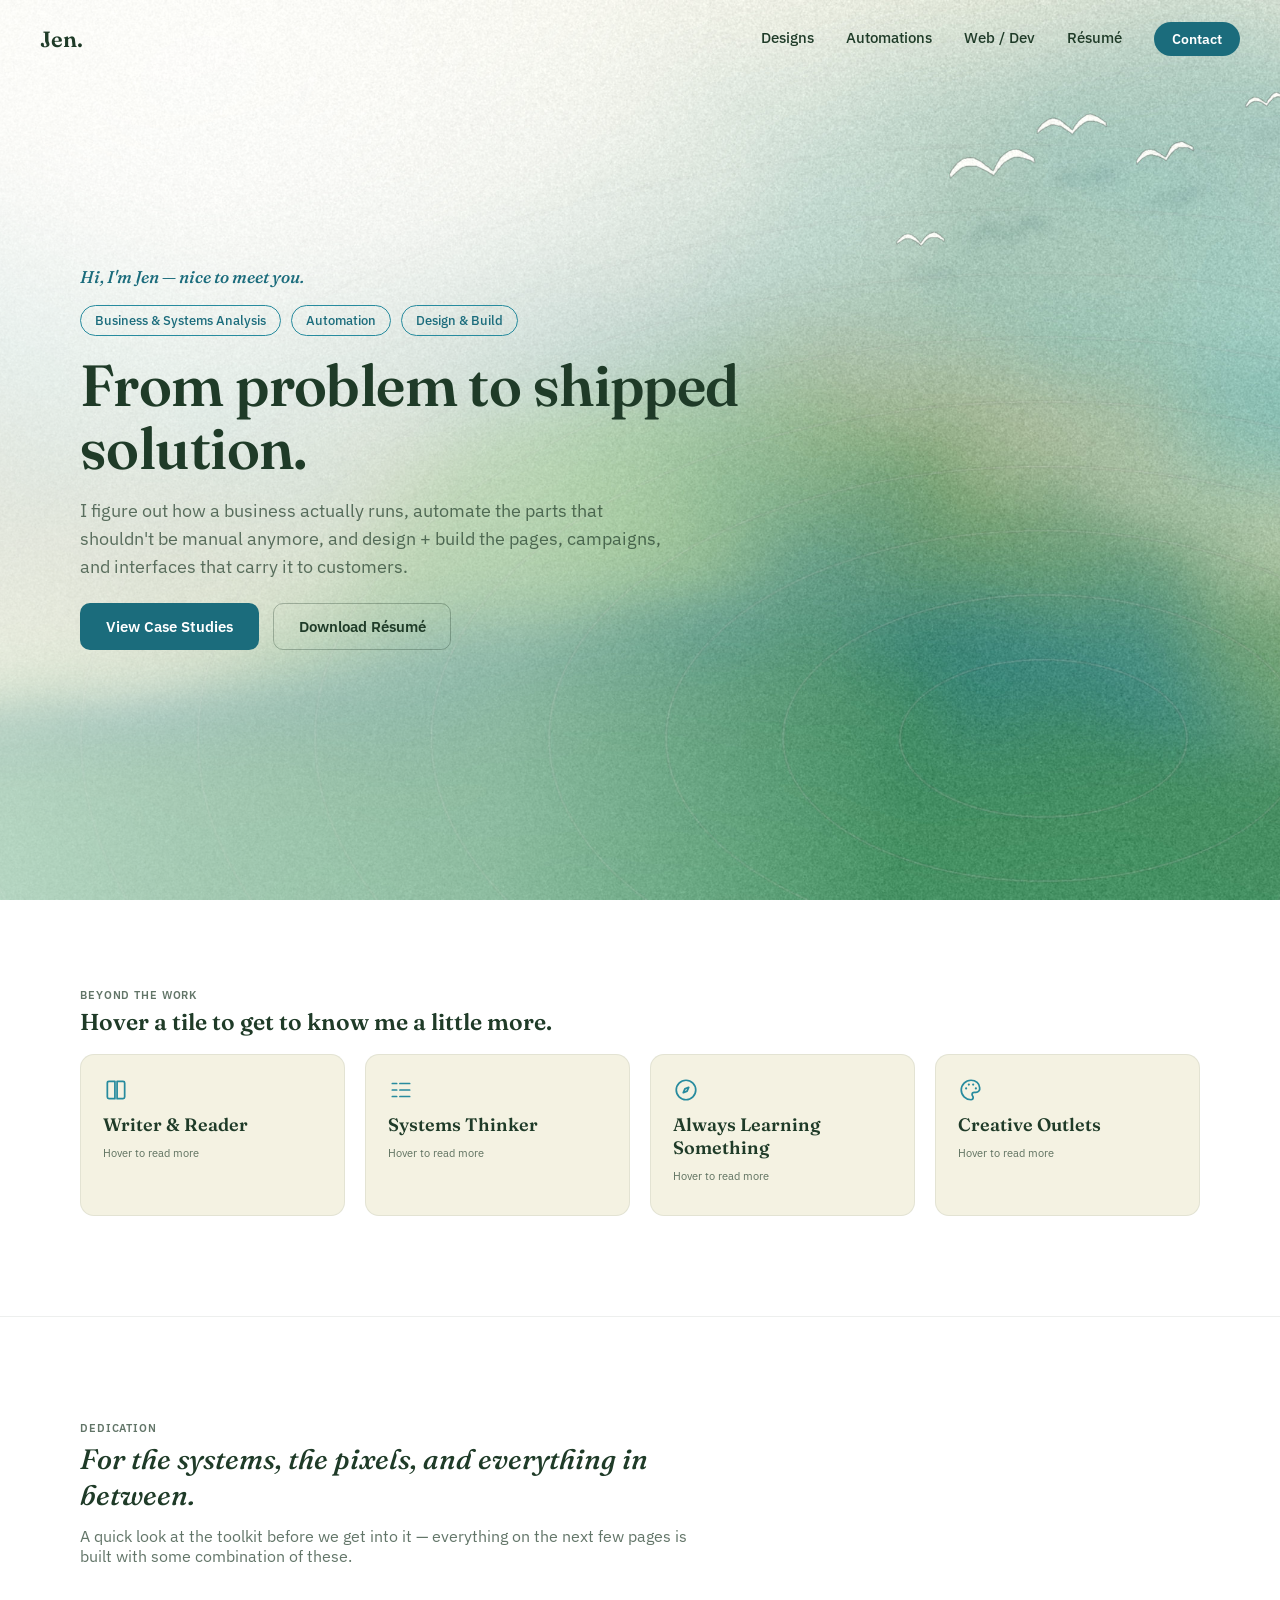
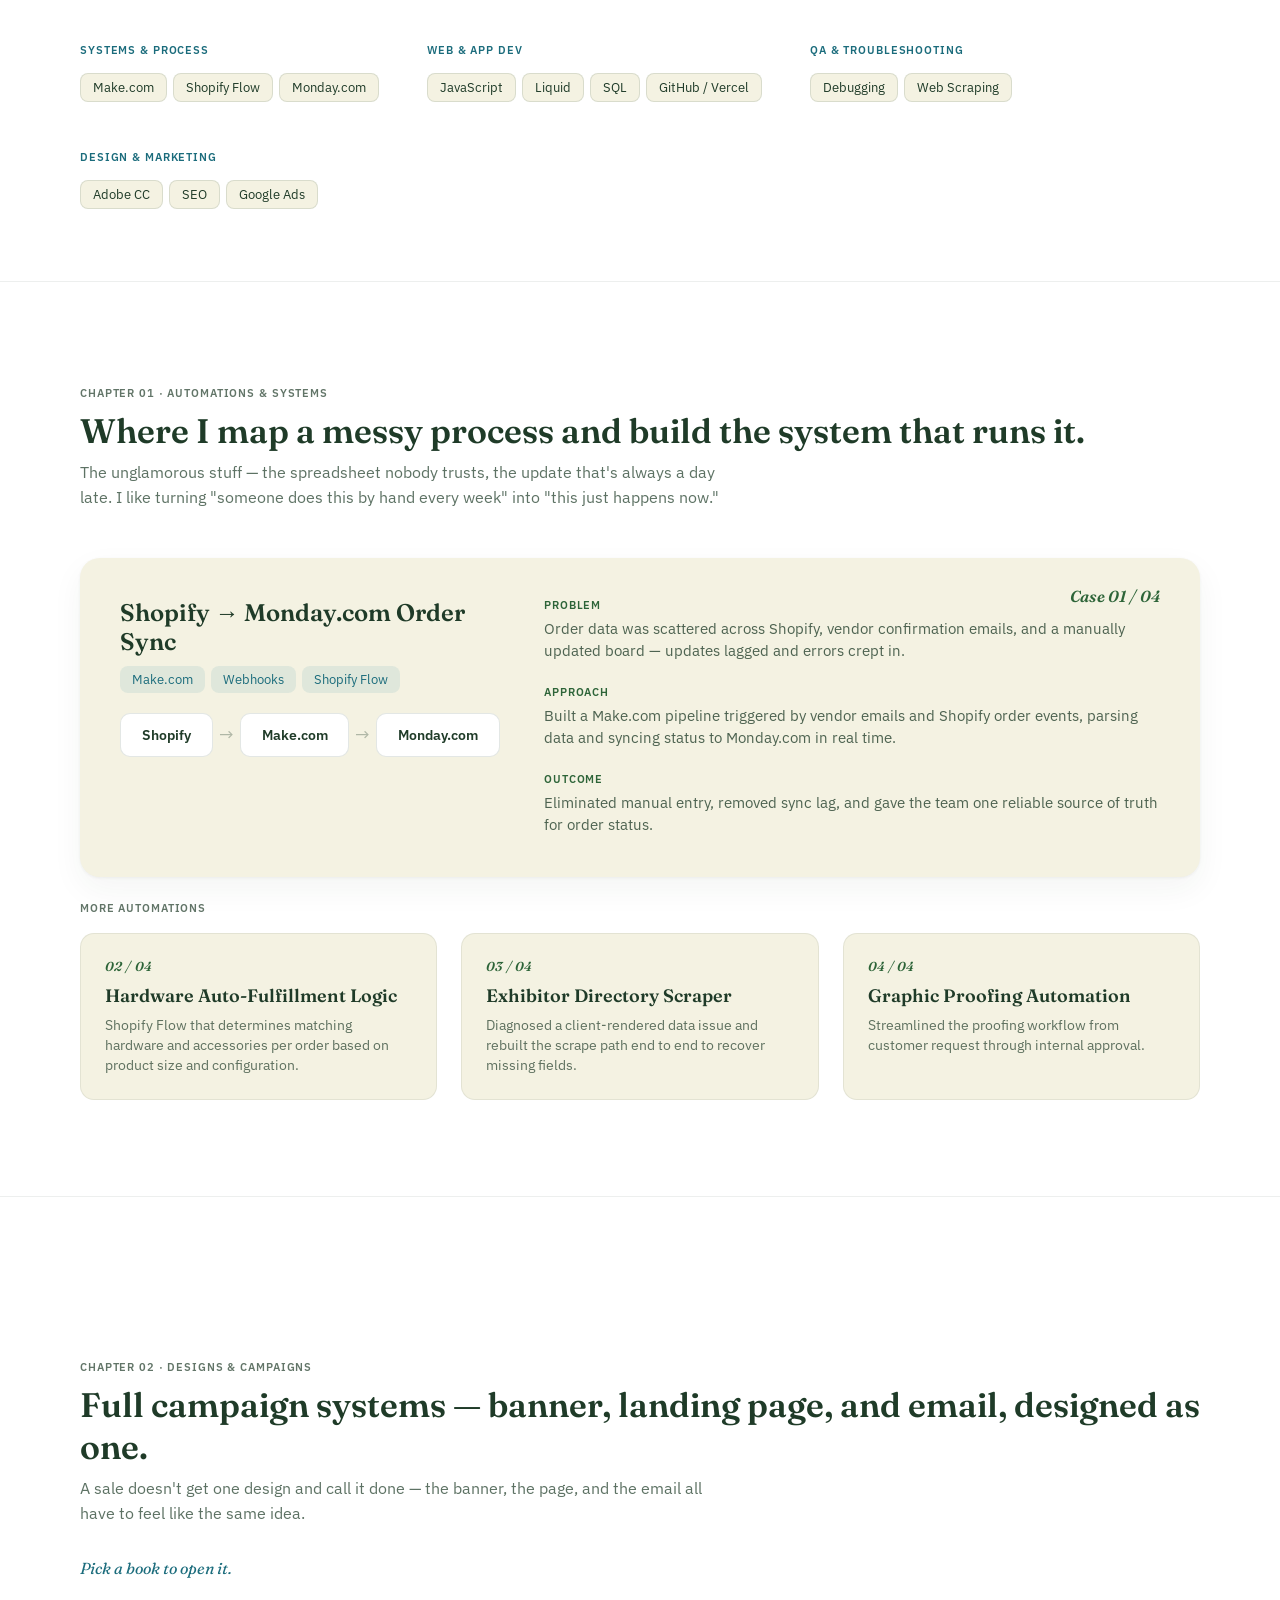
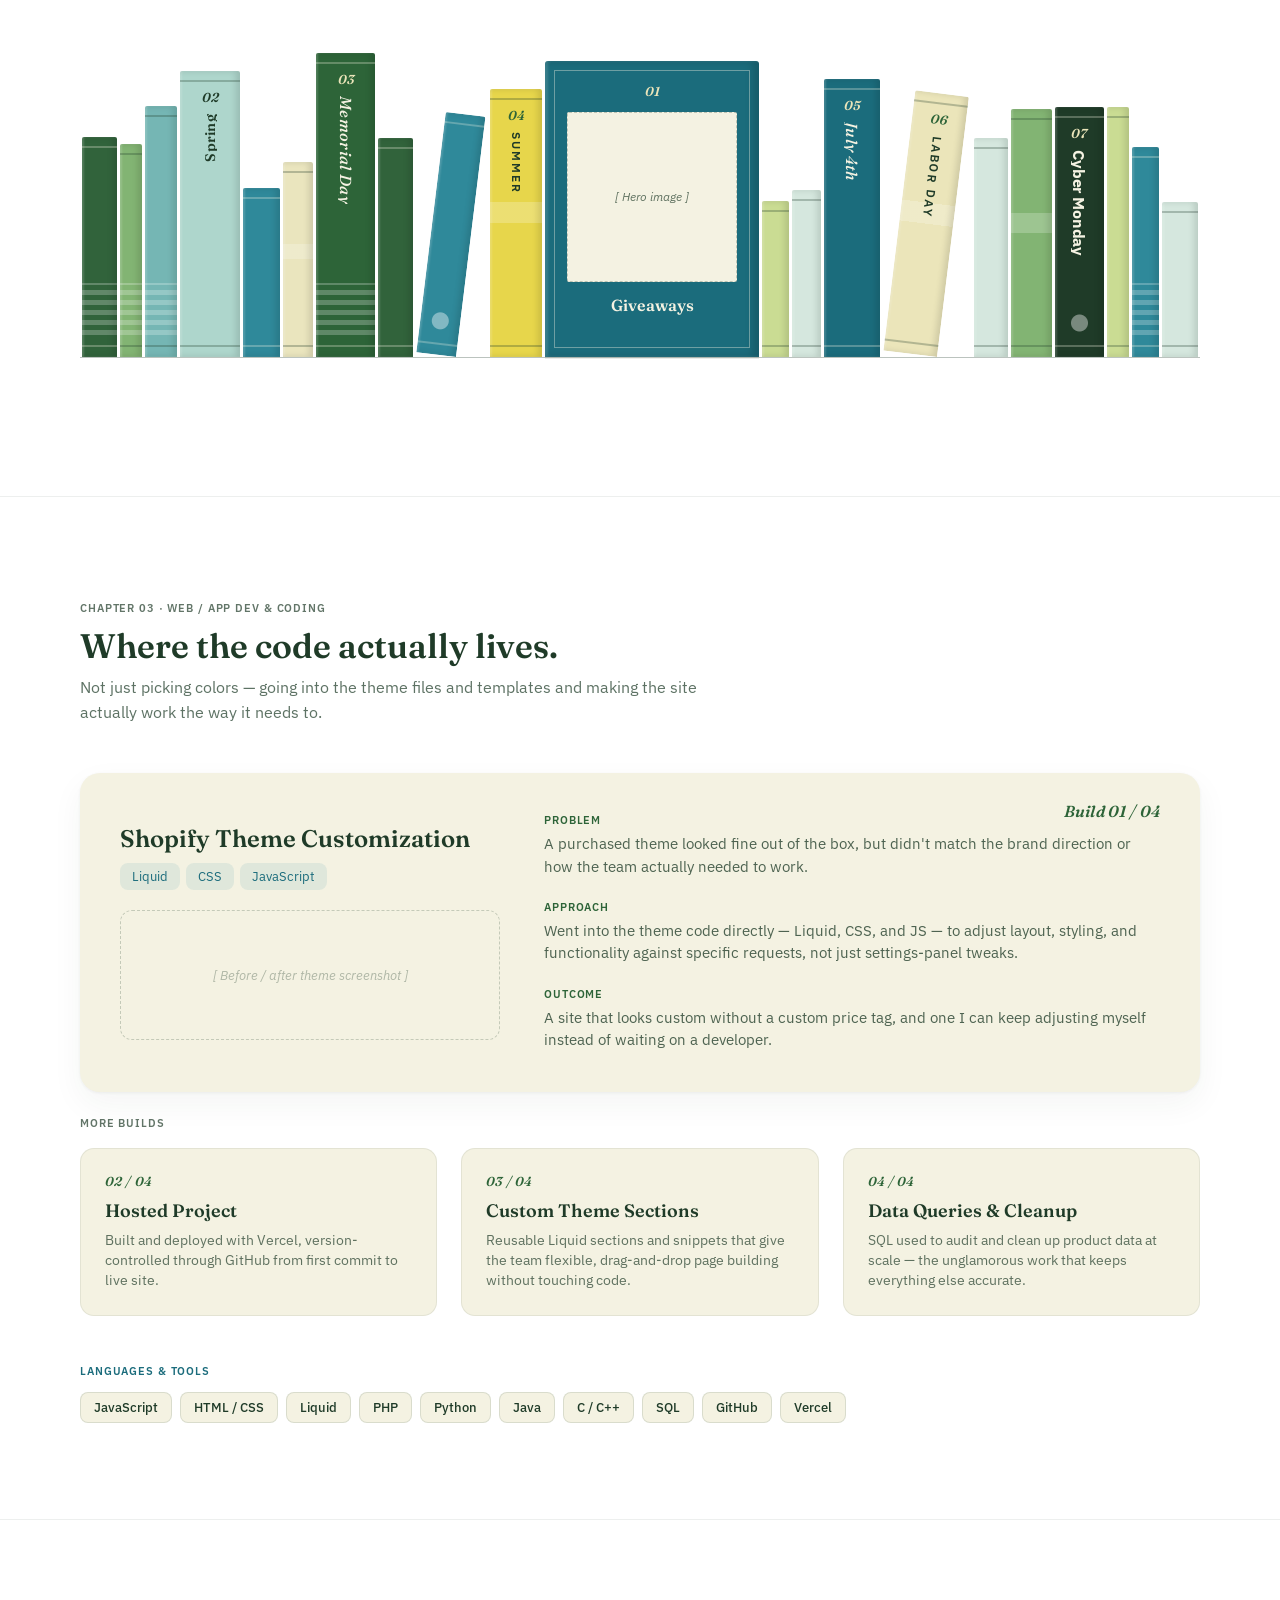
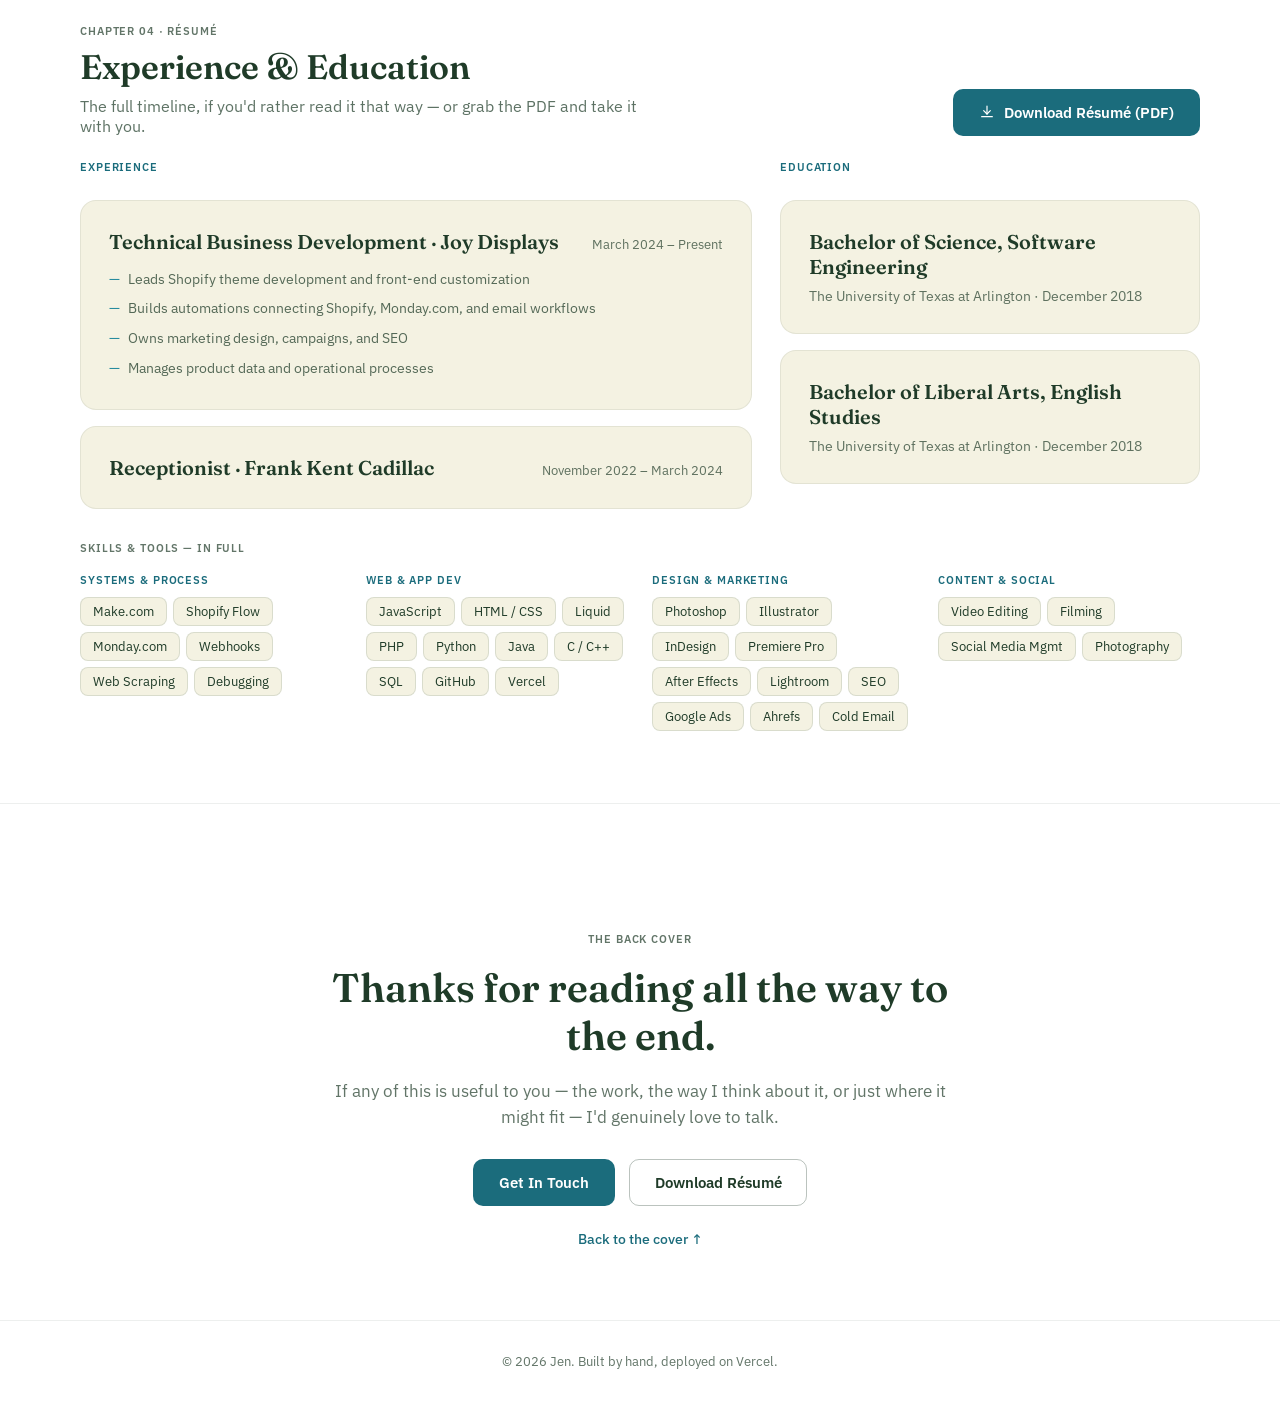
<file: automations.html>
<!doctype html>
<html lang="en"><head><meta charset="utf-8"><title>Jen — Portfolio</title>
<meta name="viewport" content="width=device-width, initial-scale=1">
<meta http-equiv="refresh" content="0; url=index.html#automations">
<link rel="canonical" href="index.html#automations">
<script>location.replace('index.html#automations');</script></head>
<body><p>This page moved — <a href="index.html#automations">continue to the portfolio</a>.</p></body></html>
</file>
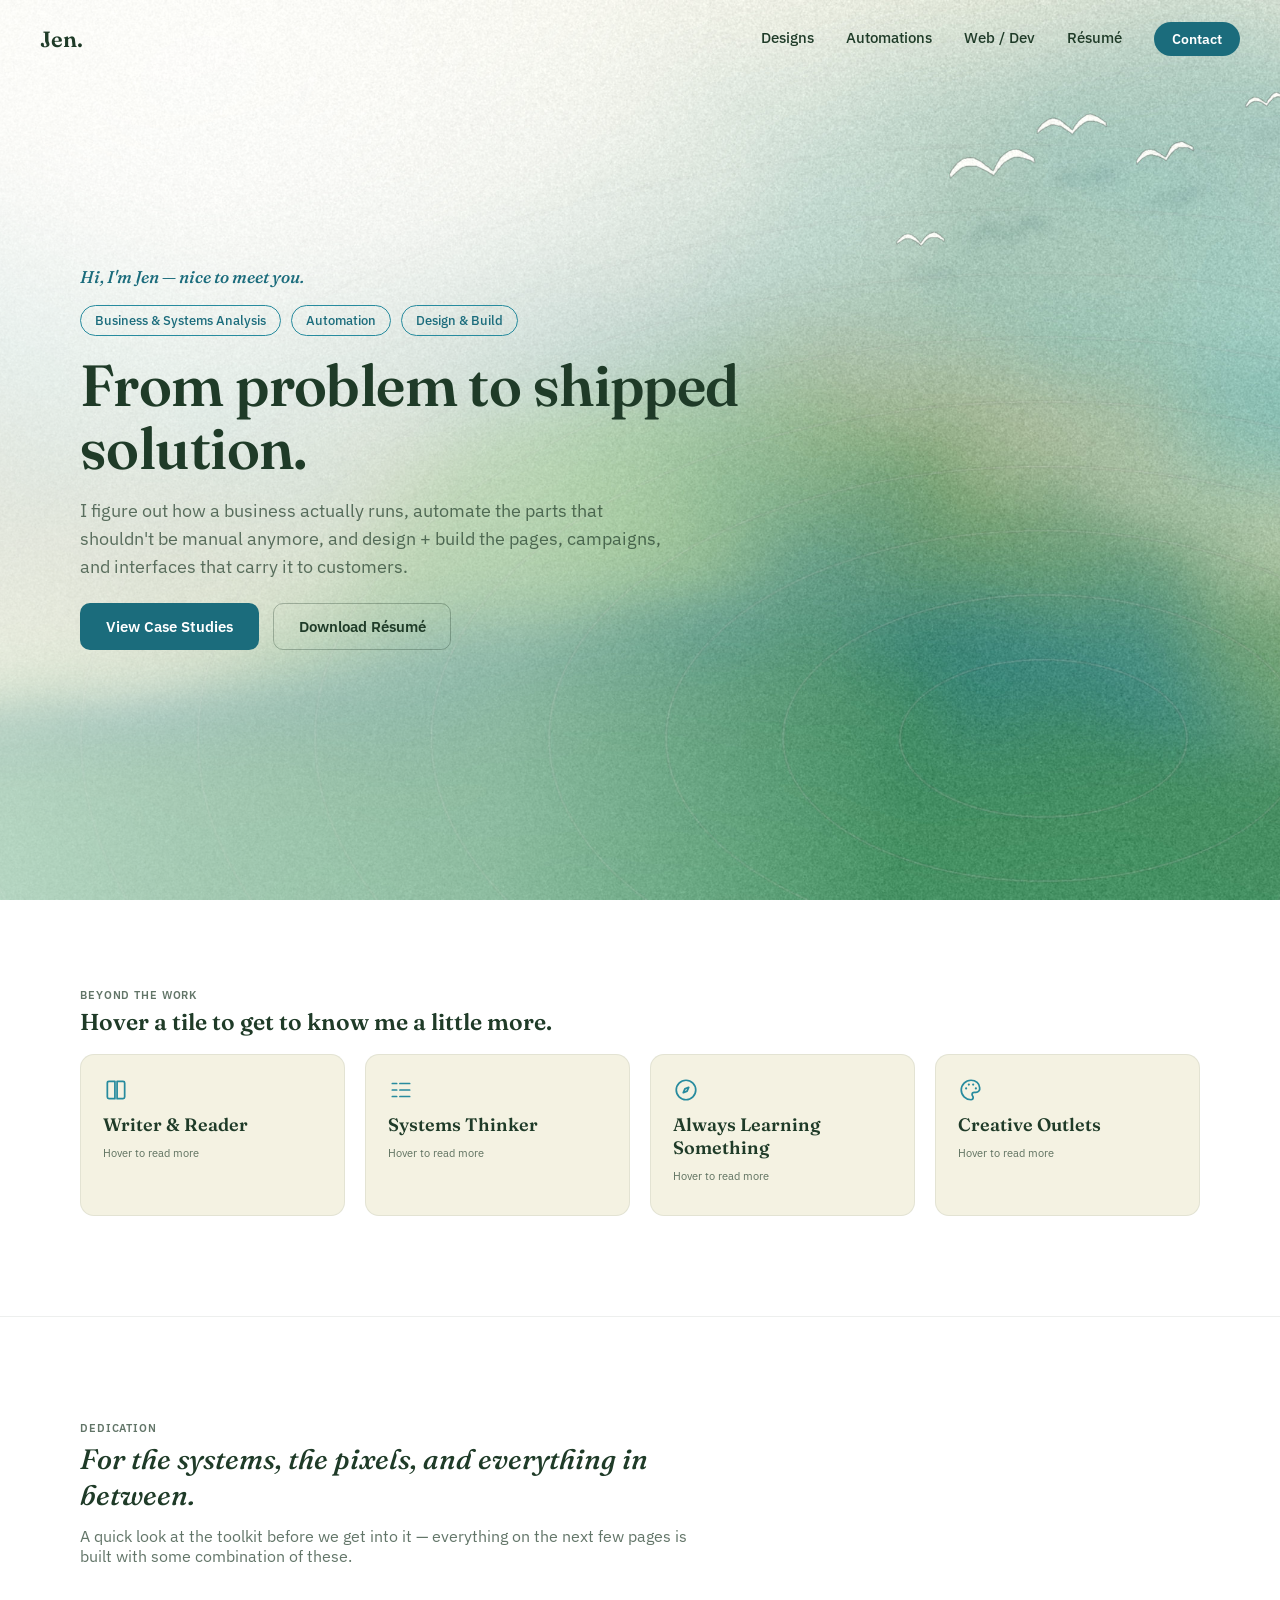
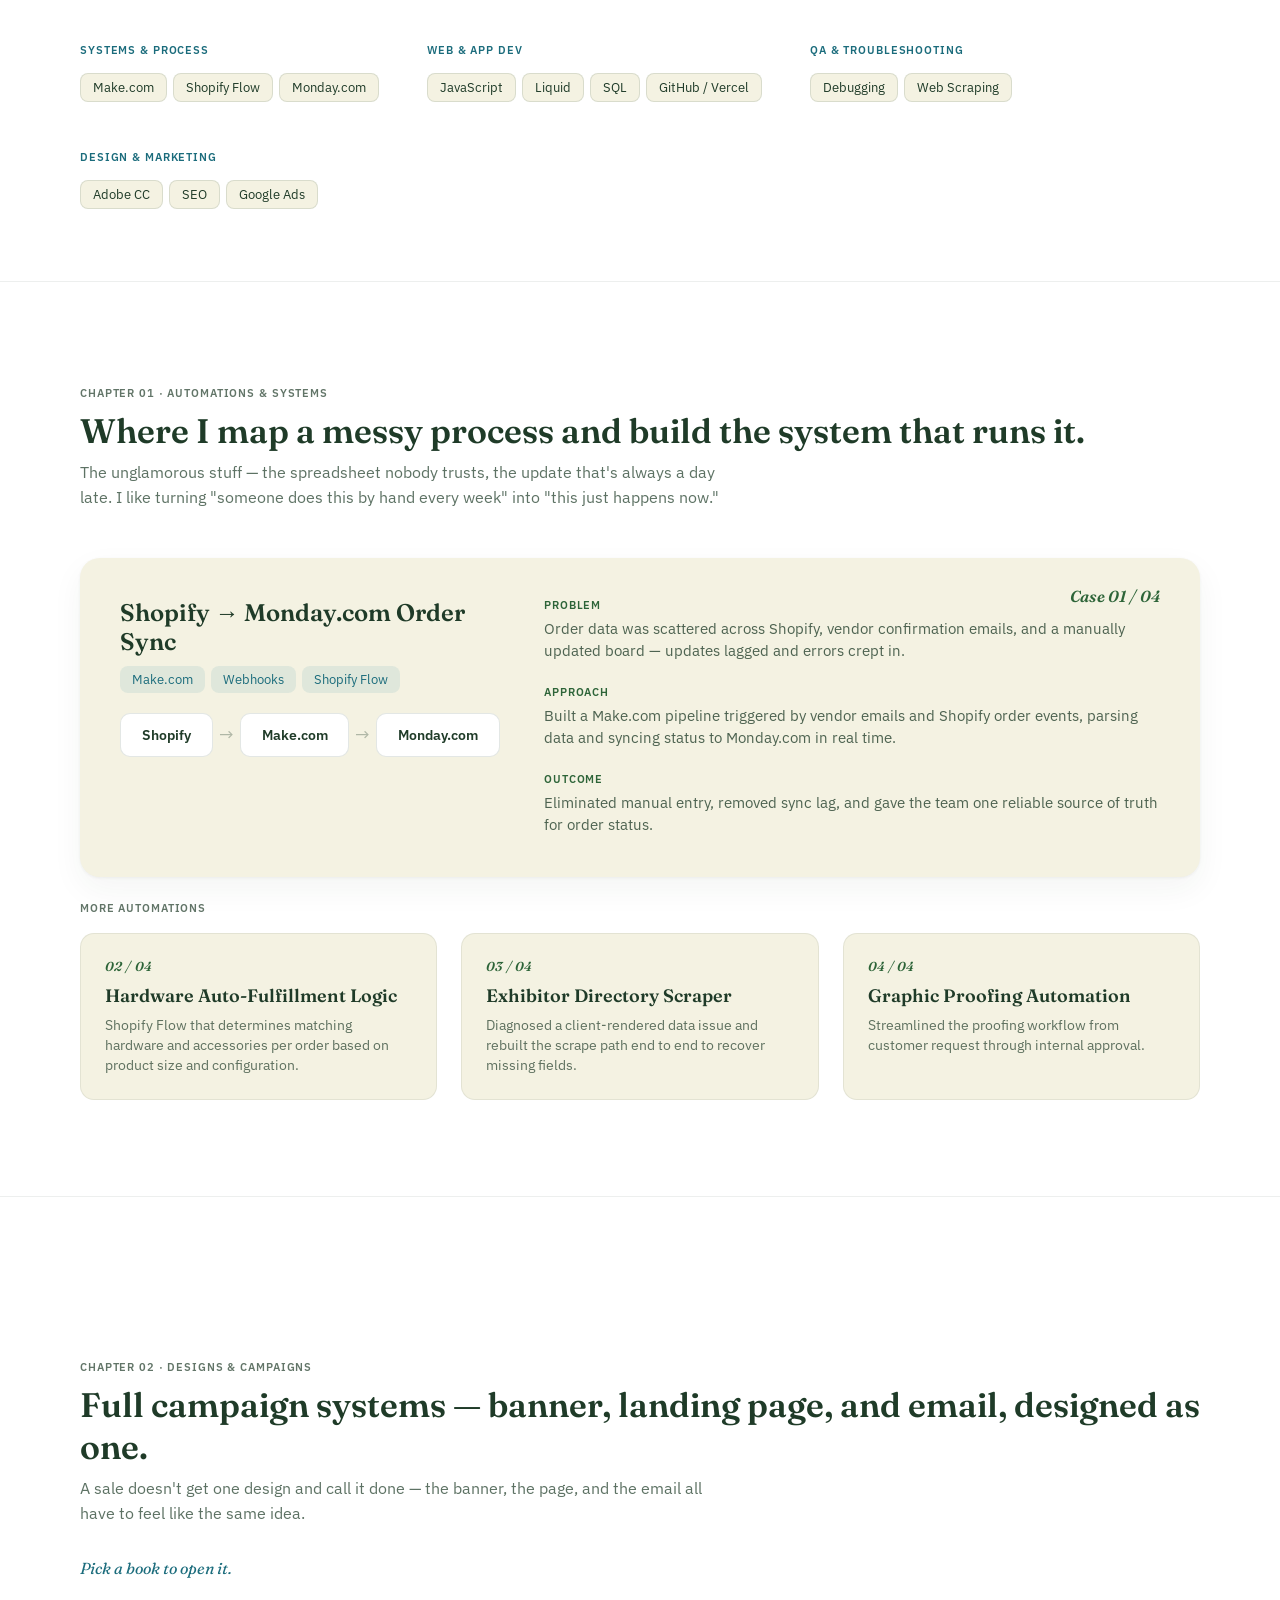
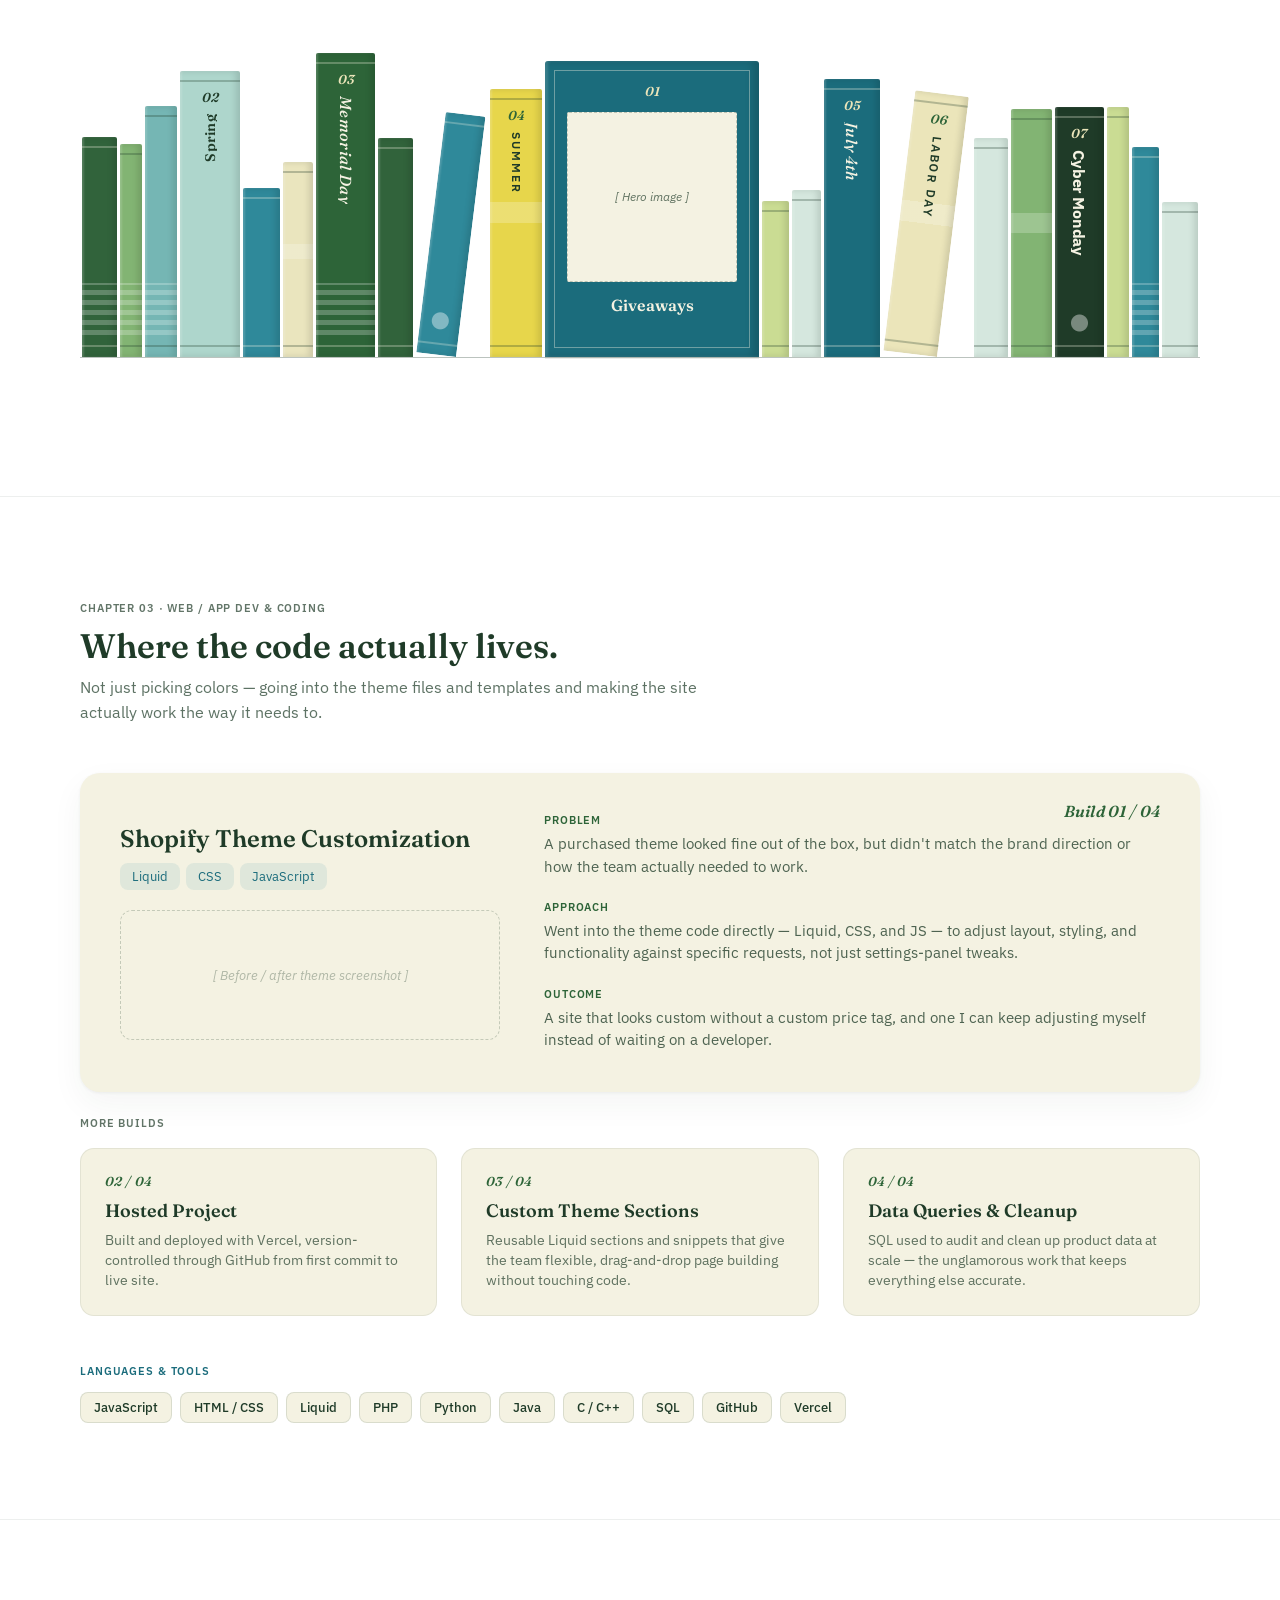
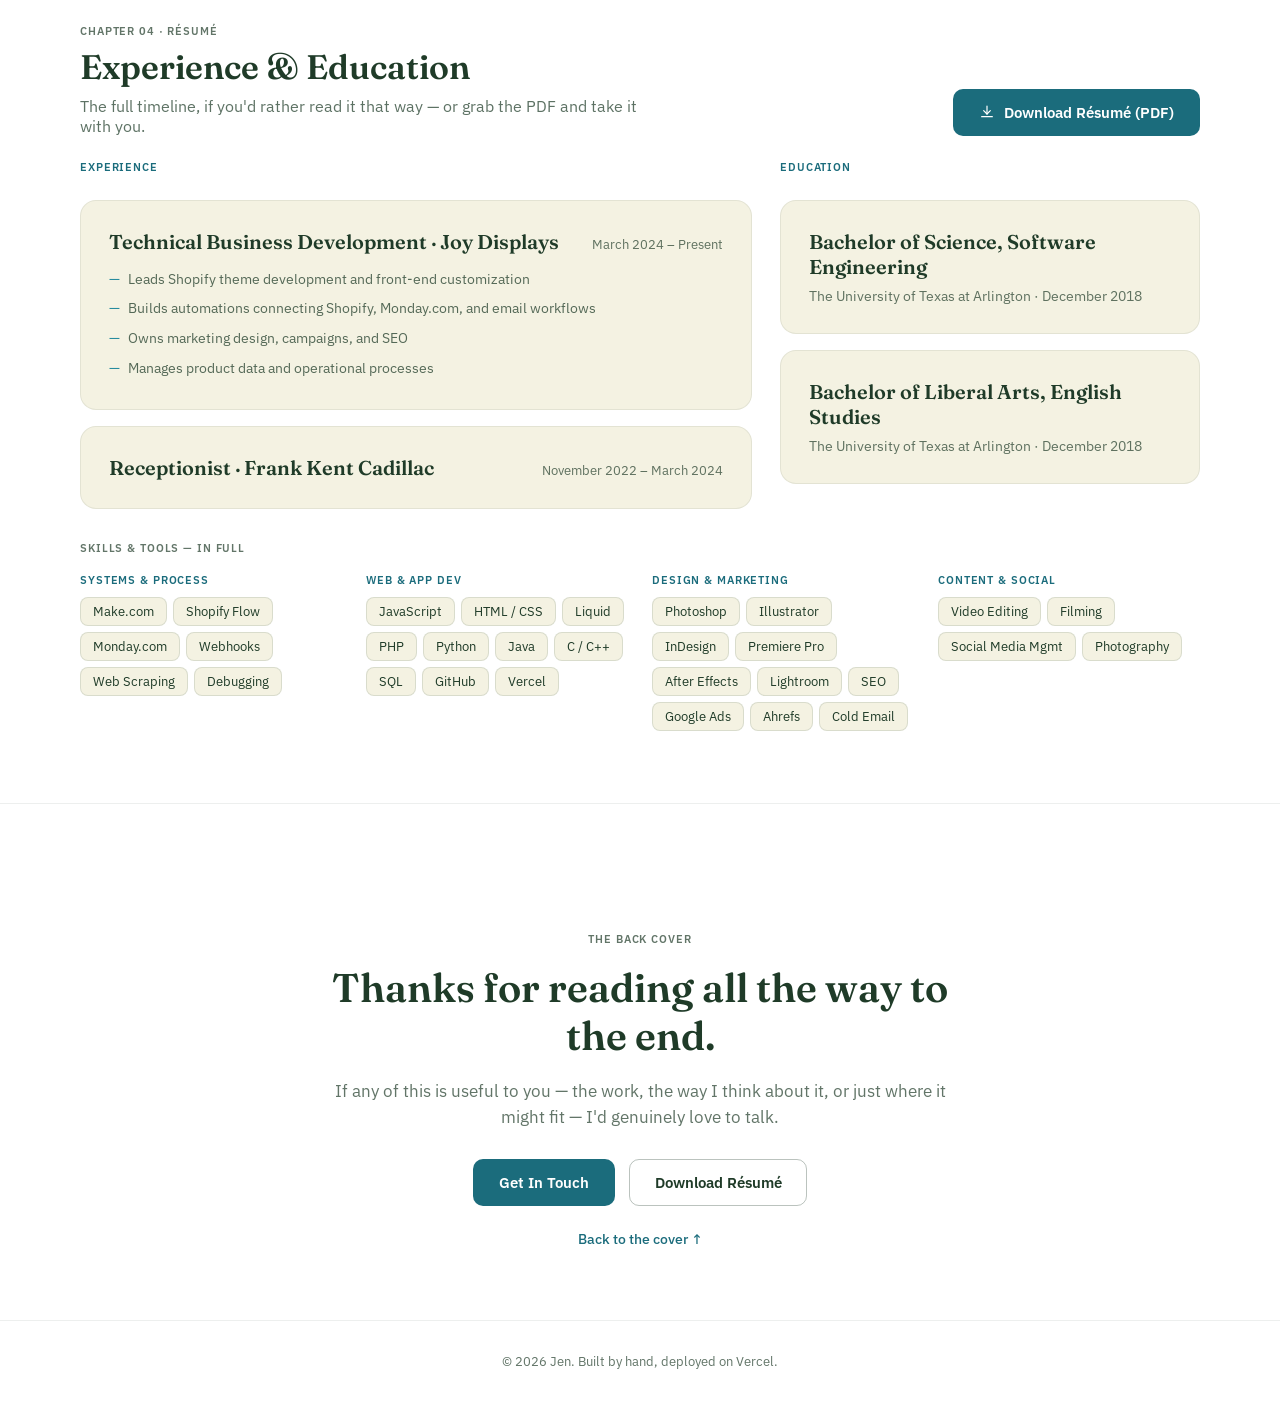
<file: closing.html>
<!doctype html>
<html lang="en"><head><meta charset="utf-8"><title>Jen — Portfolio</title>
<meta name="viewport" content="width=device-width, initial-scale=1">
<meta http-equiv="refresh" content="0; url=index.html#closing">
<link rel="canonical" href="index.html#closing">
<script>location.replace('index.html#closing');</script></head>
<body><p>This page moved — <a href="index.html#closing">continue to the portfolio</a>.</p></body></html>
</file>
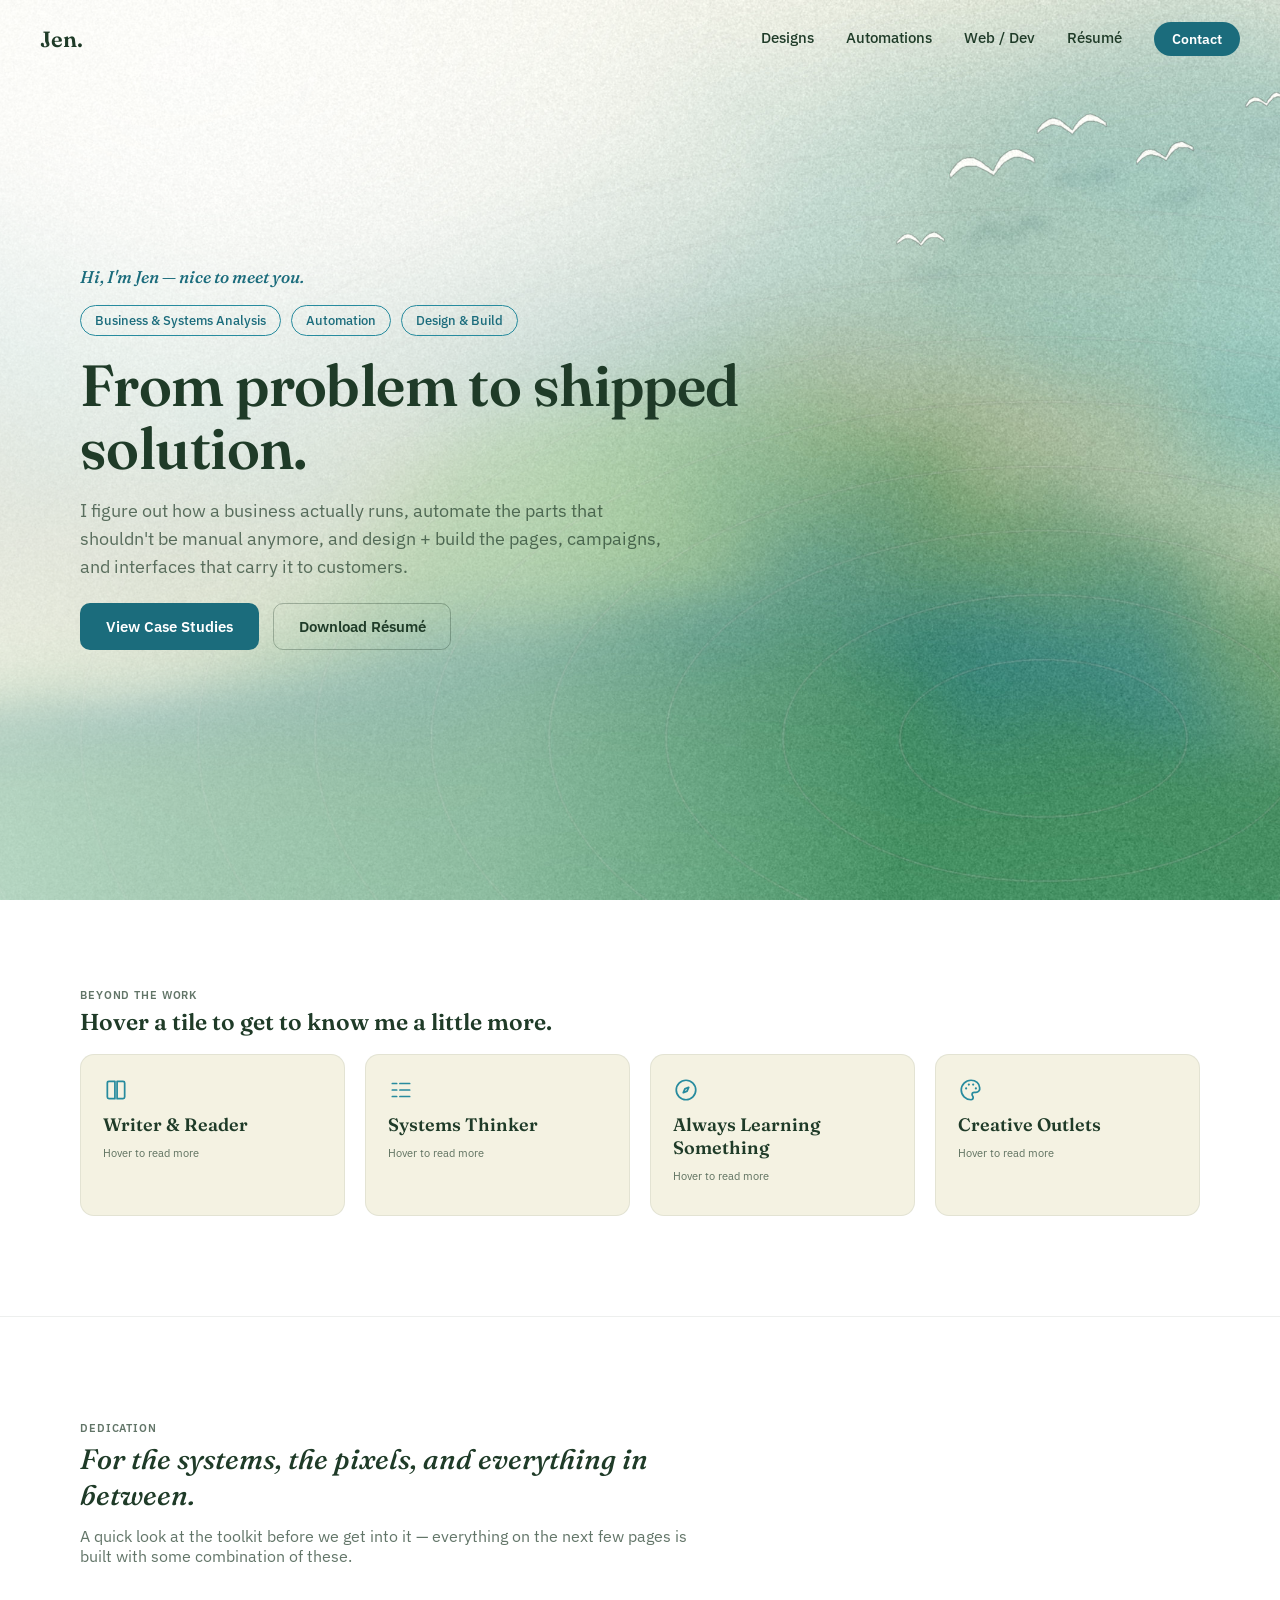
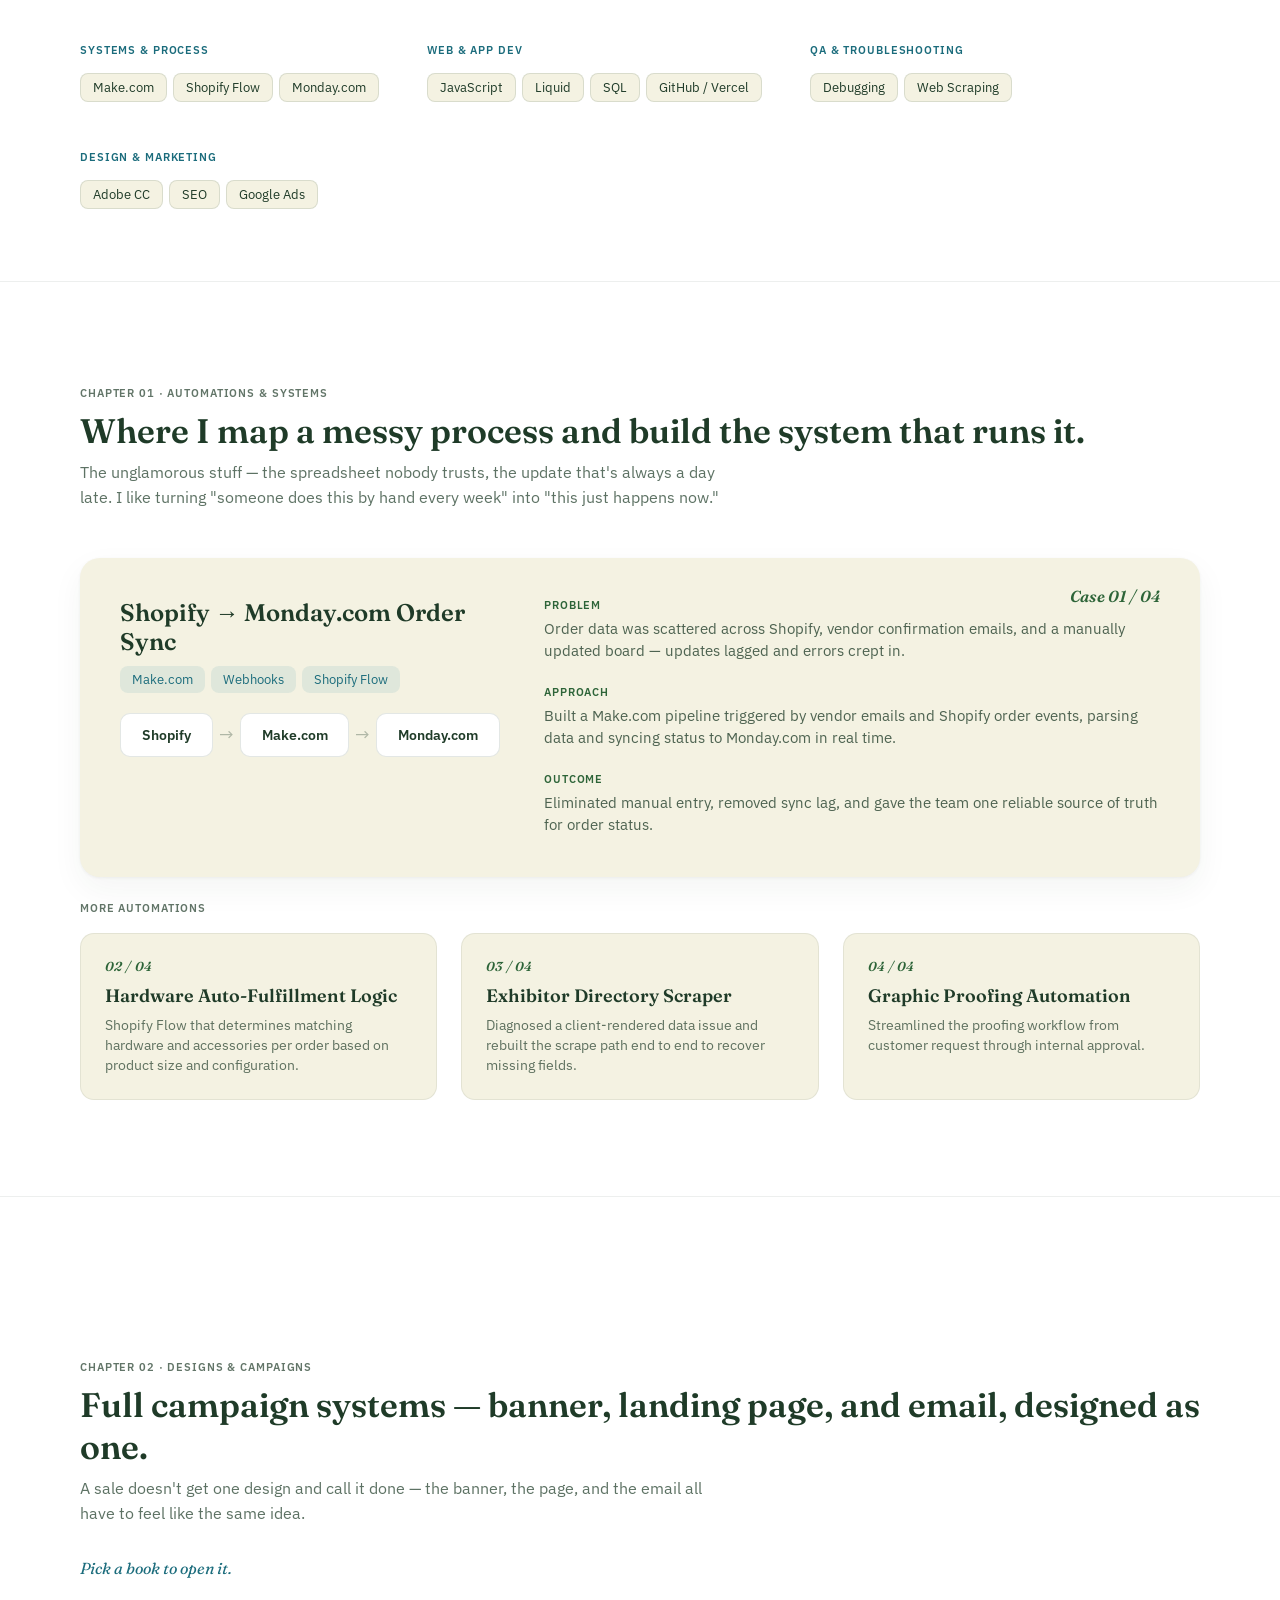
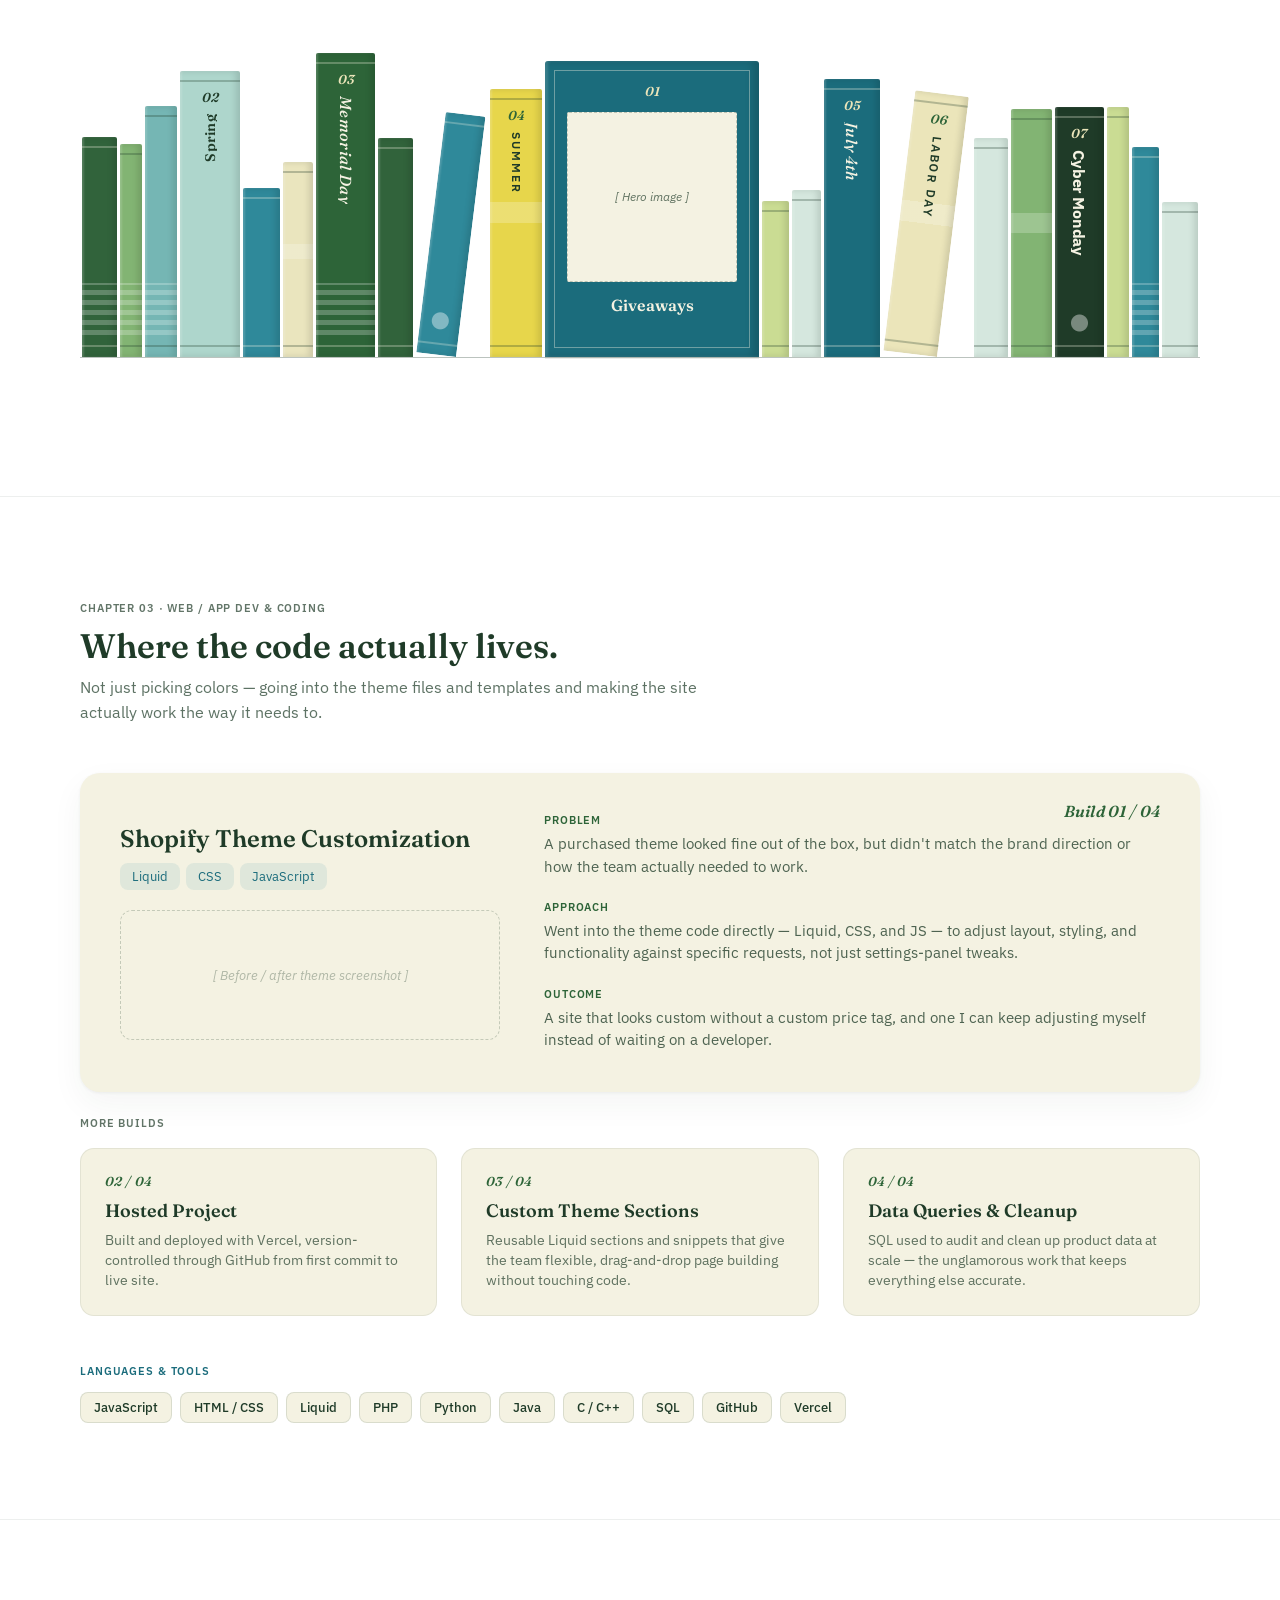
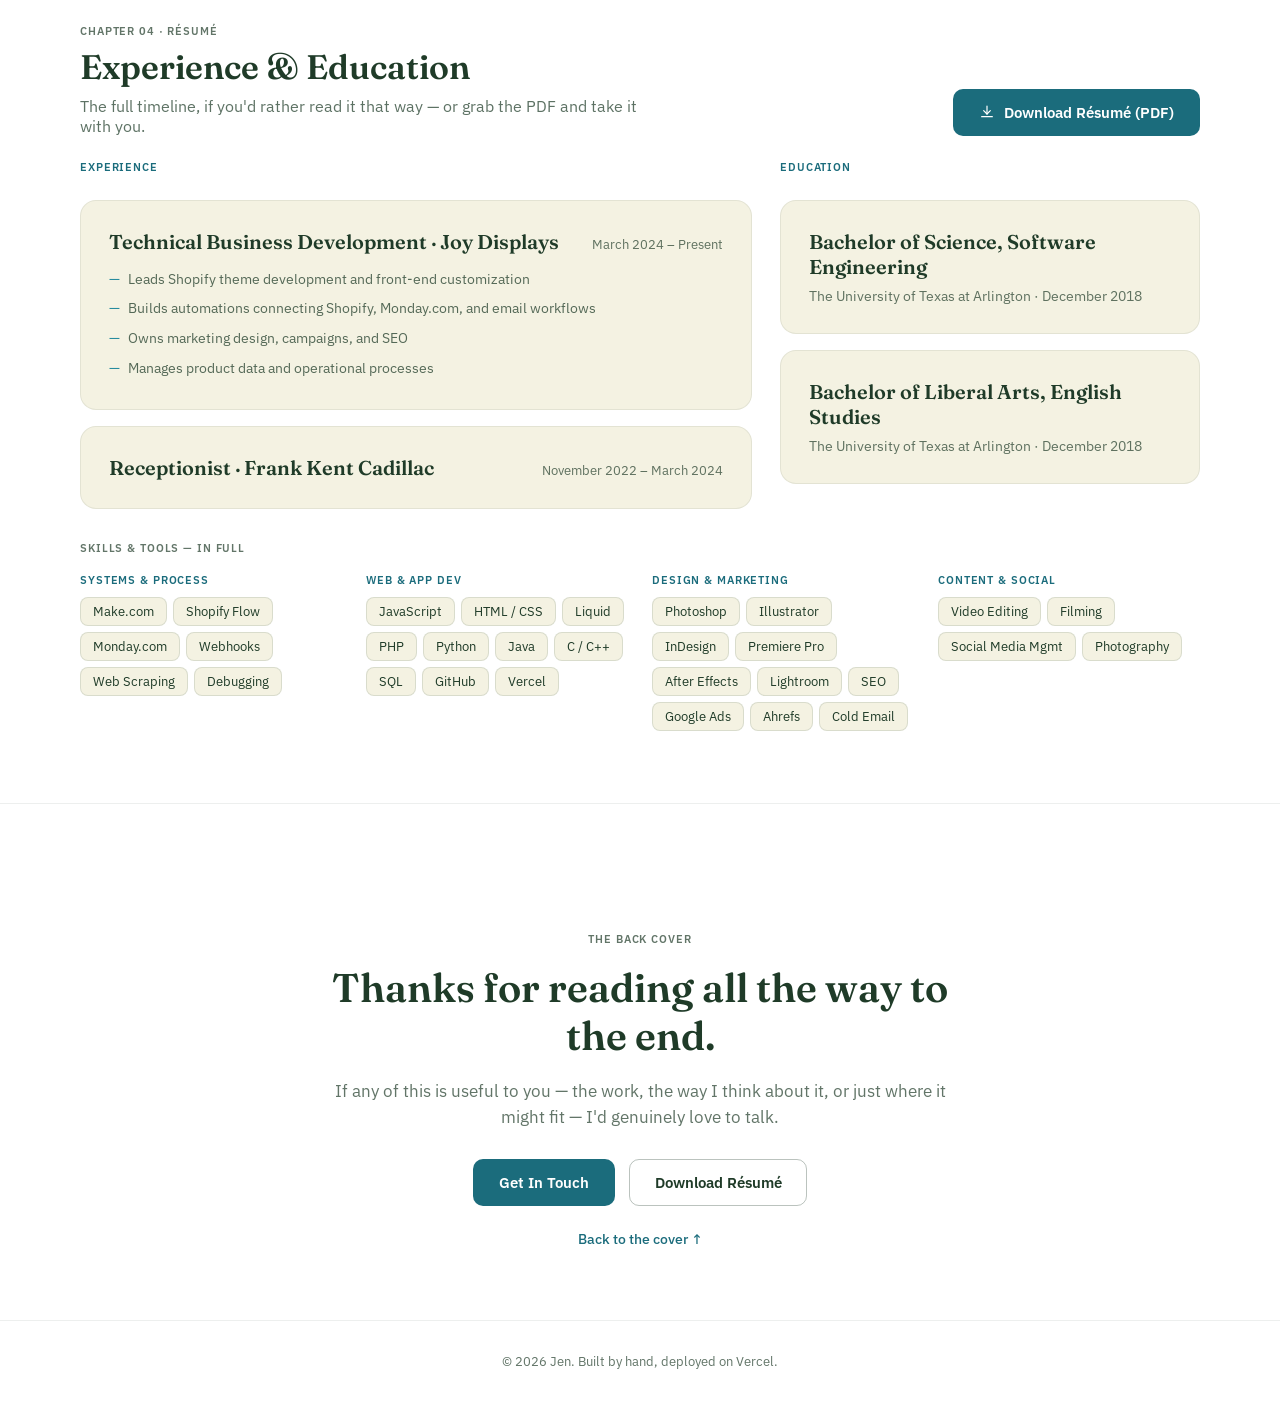
<file: dedication.html>
<!doctype html>
<html lang="en"><head><meta charset="utf-8"><title>Jen — Portfolio</title>
<meta name="viewport" content="width=device-width, initial-scale=1">
<meta http-equiv="refresh" content="0; url=index.html#dedication">
<link rel="canonical" href="index.html#dedication">
<script>location.replace('index.html#dedication');</script></head>
<body><p>This page moved — <a href="index.html#dedication">continue to the portfolio</a>.</p></body></html>
</file>
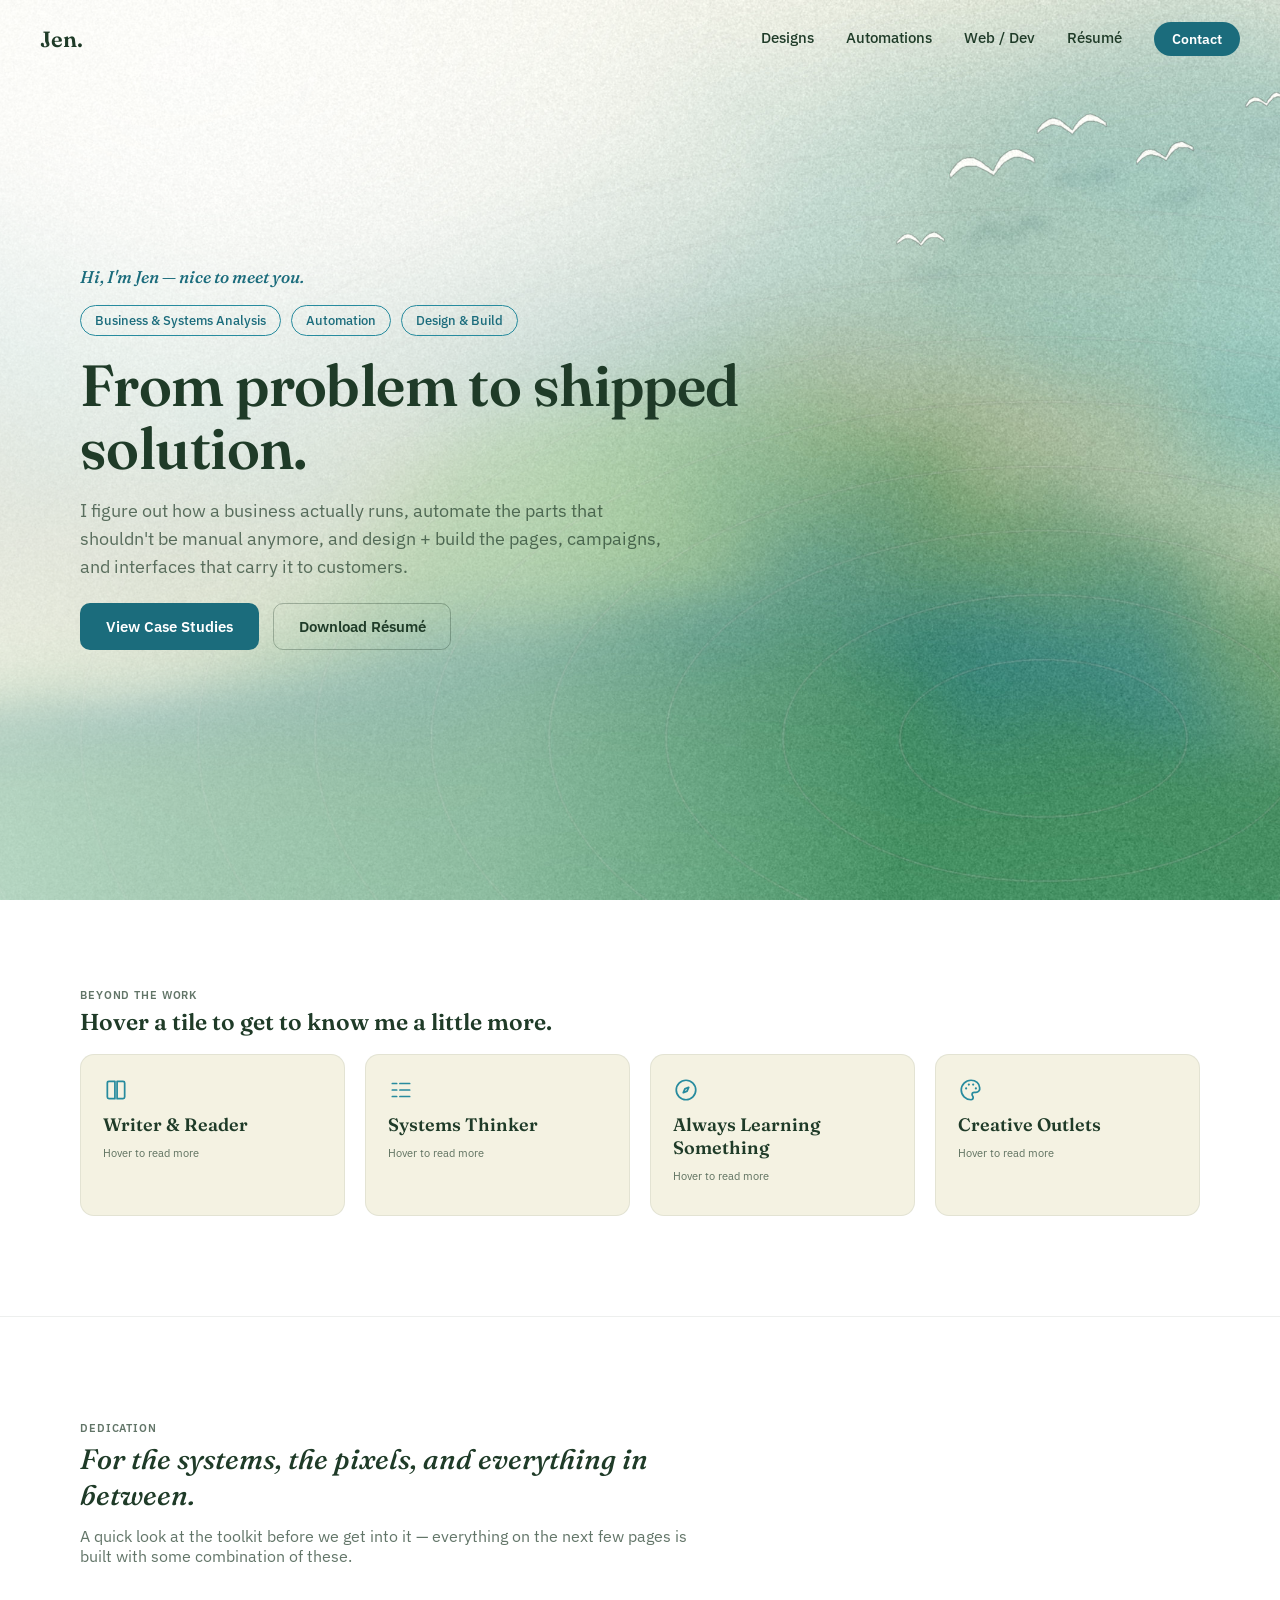
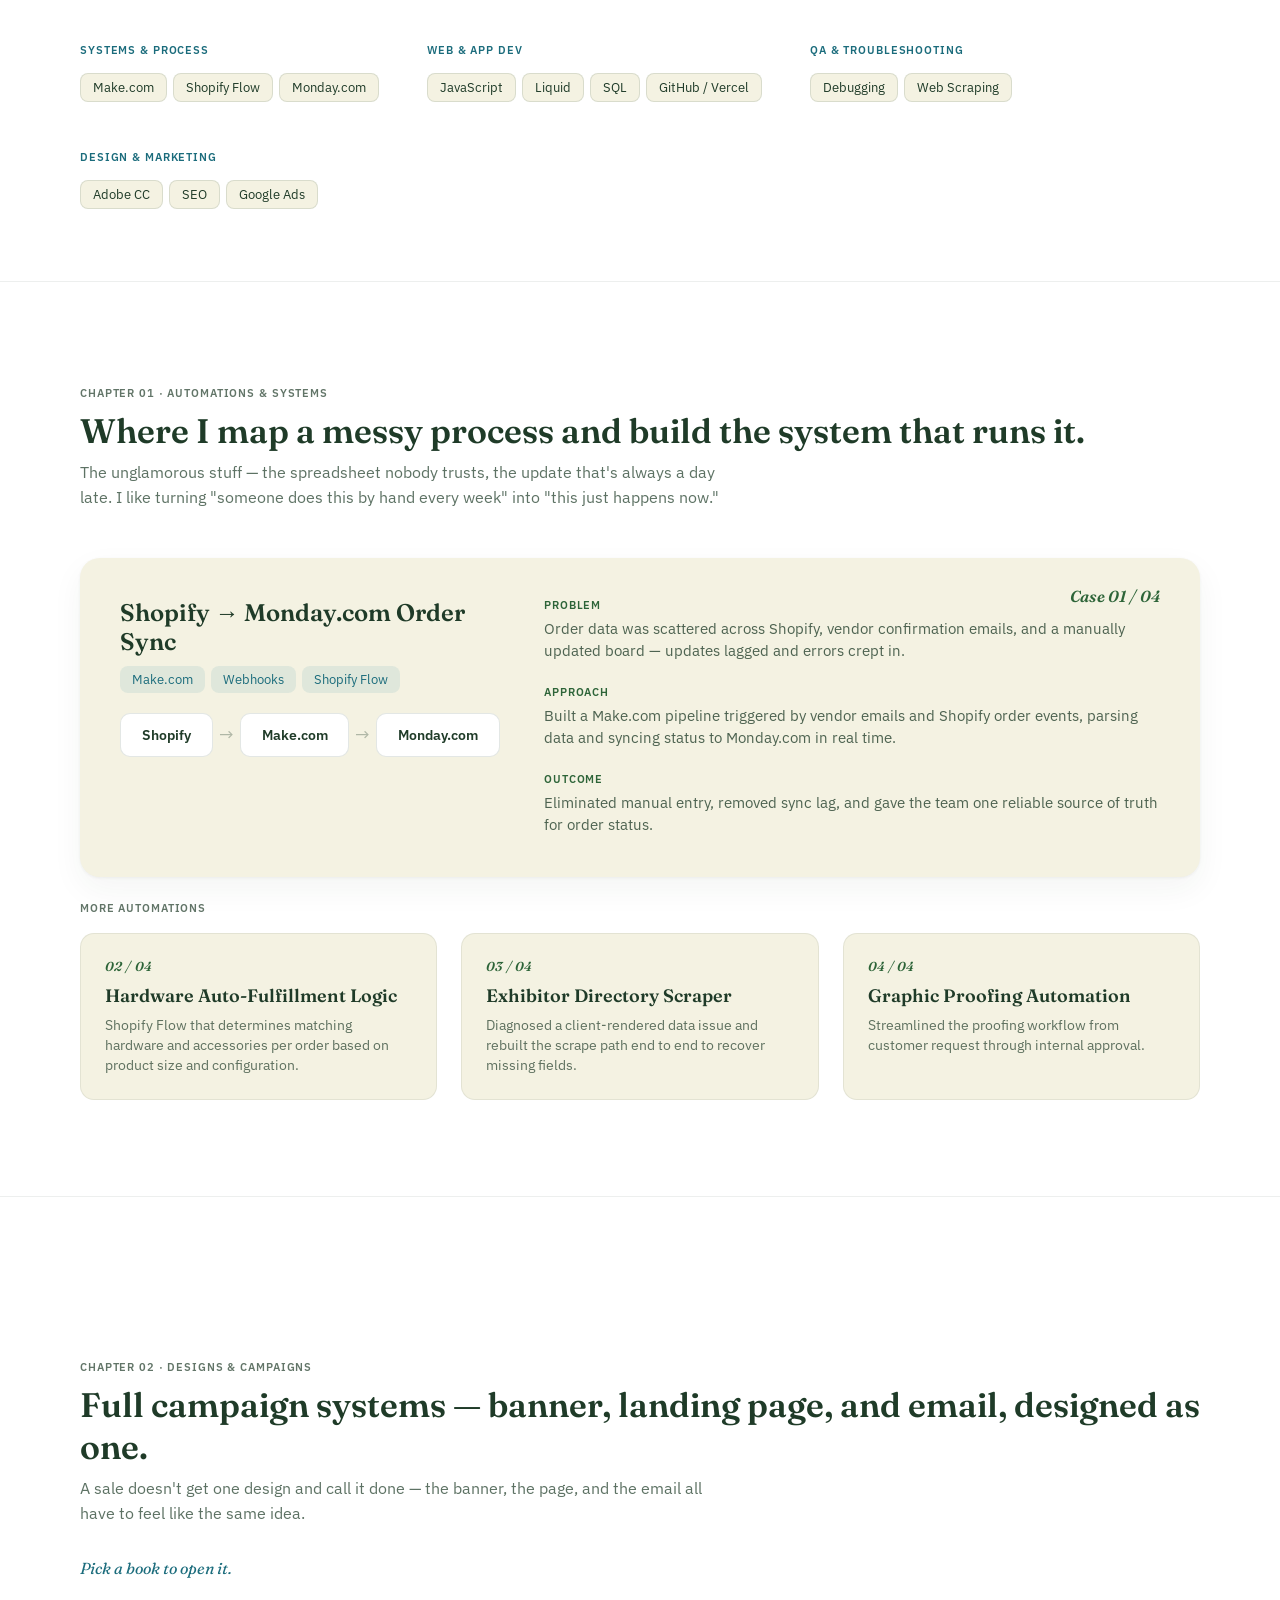
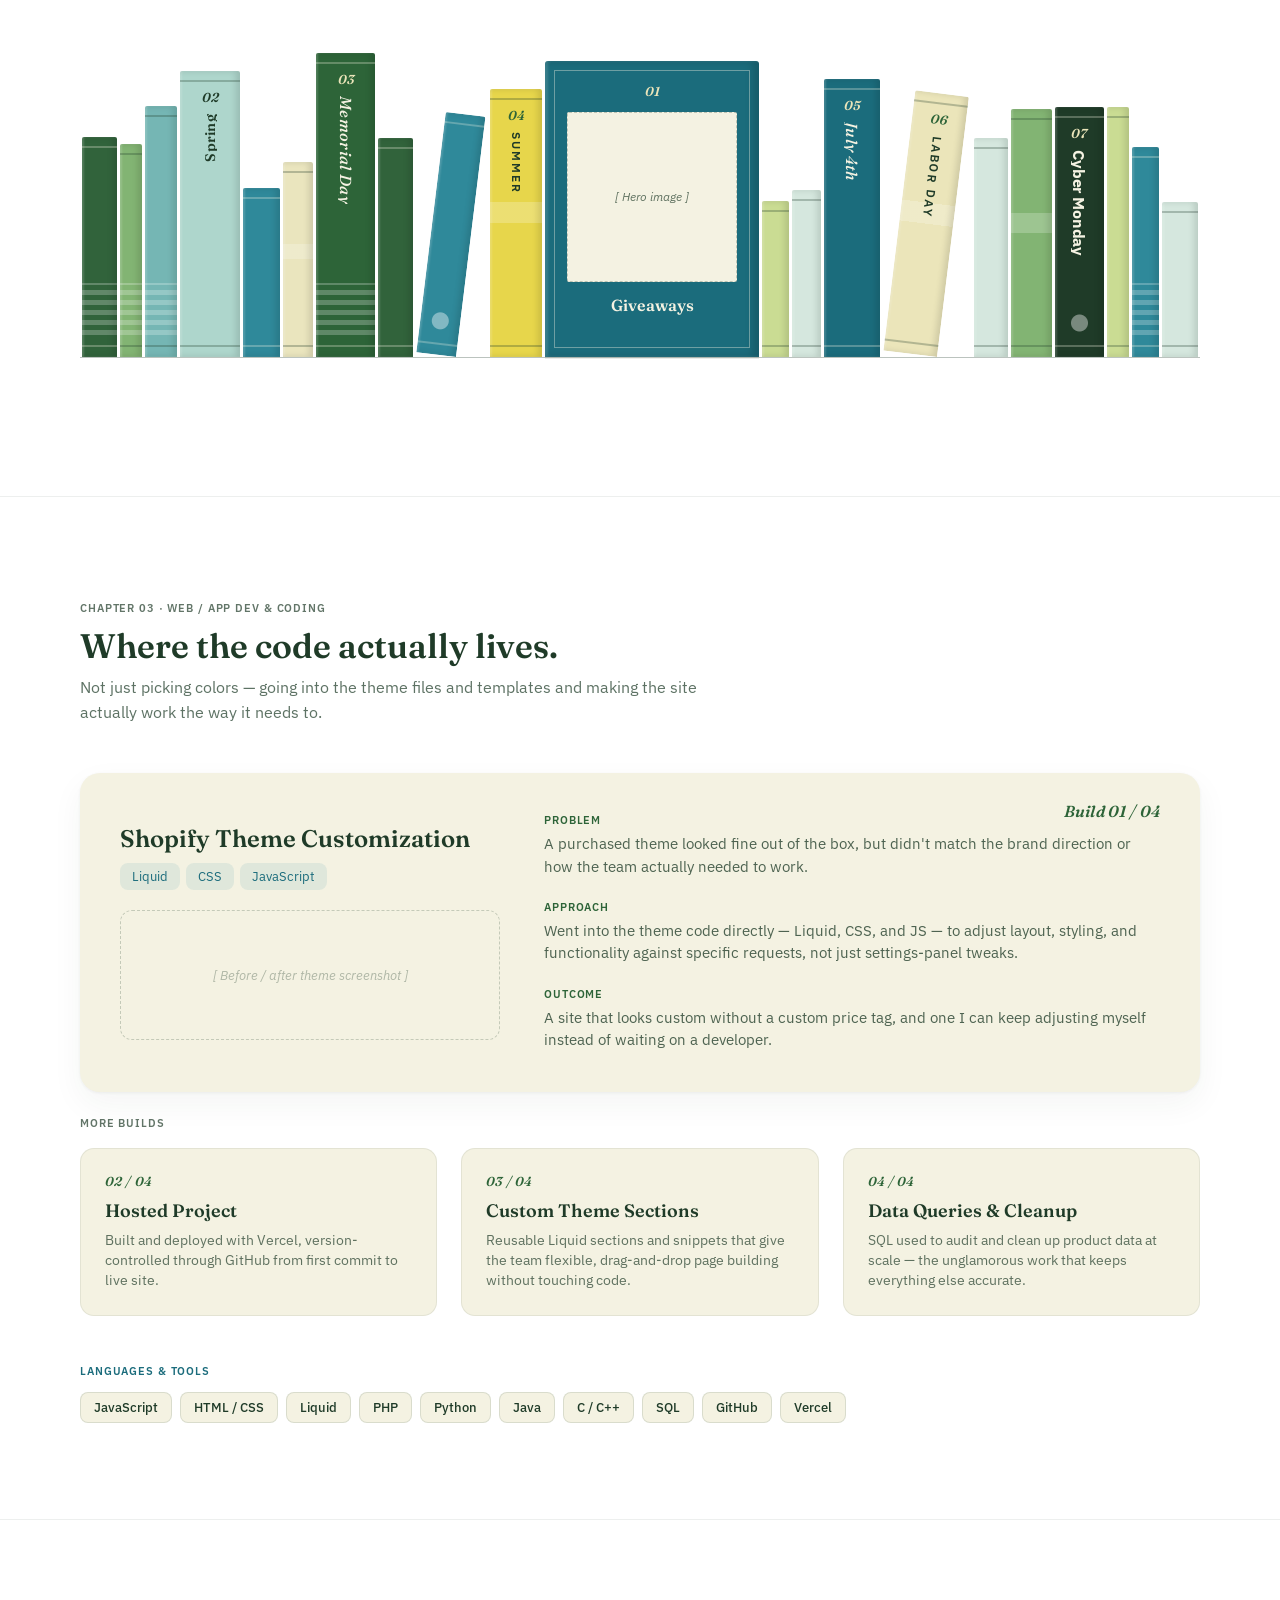
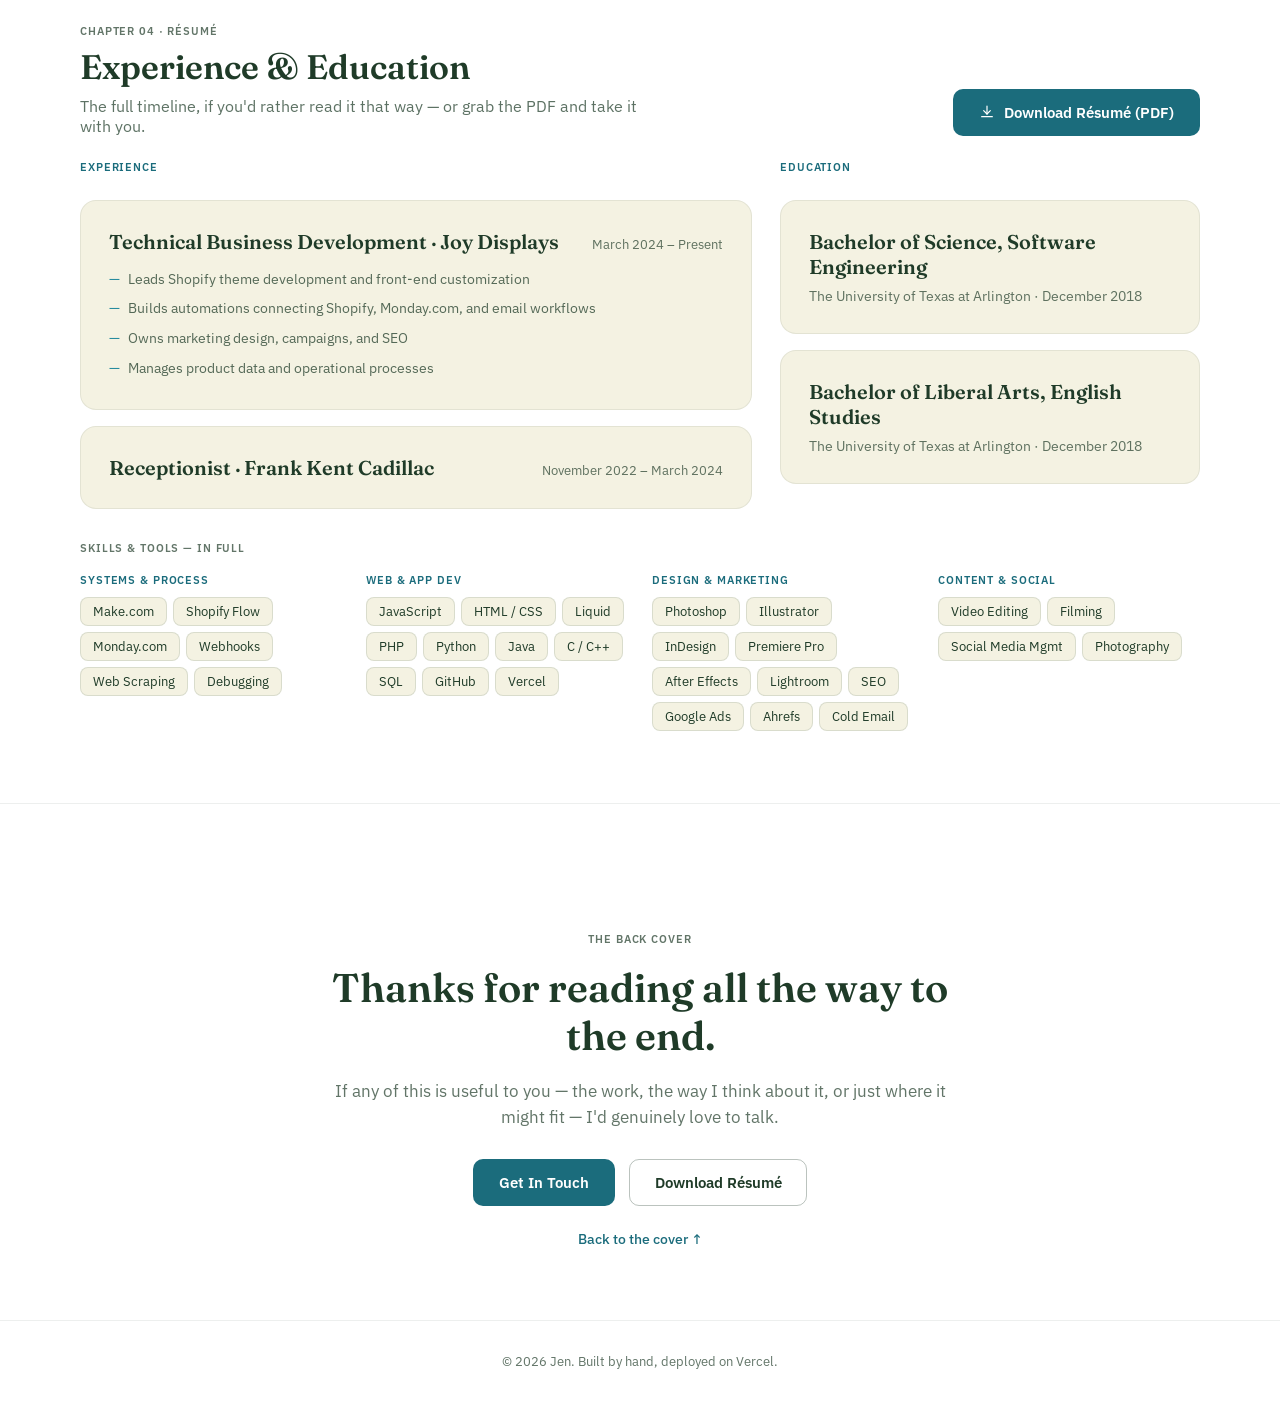
<file: designs.html>
<!doctype html>
<html lang="en"><head><meta charset="utf-8"><title>Jen — Portfolio</title>
<meta name="viewport" content="width=device-width, initial-scale=1">
<meta http-equiv="refresh" content="0; url=index.html#designs">
<link rel="canonical" href="index.html#designs">
<script>location.replace('index.html#designs');</script></head>
<body><p>This page moved — <a href="index.html#designs">continue to the portfolio</a>.</p></body></html>
</file>
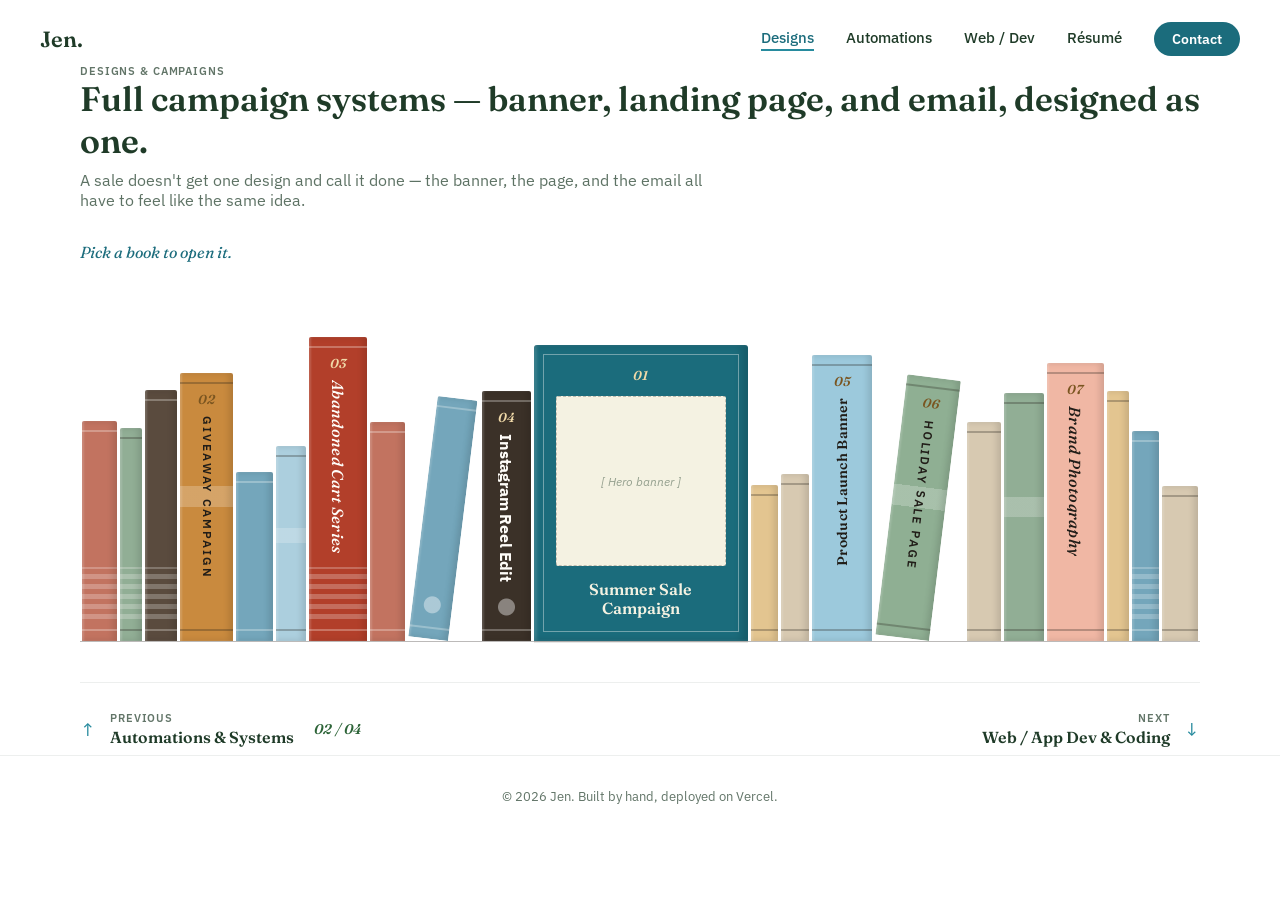
<file: designs_shelf_preview.html>
<!doctype html>
<html lang="en">
<head>
<meta charset="utf-8">
<meta name="viewport" content="width=device-width, initial-scale=1">
<title>Designs &amp; Campaigns — Jen</title>
<meta name="description" content="Full campaign systems — banner, landing page, and email, designed as one.">
<link rel="preconnect" href="https://fonts.googleapis.com">
<link rel="stylesheet" href="https://fonts.googleapis.com/css2?family=Fraunces:ital,opsz,wght@0,9..144,500..700;1,9..144,500..600&family=IBM+Plex+Sans:wght@400;500;600&display=swap">
<link rel="stylesheet" href="styles.css">
<script src="book.js"></script>
<style>
  .shelf-hint { font-family: 'Fraunces', serif; font-style: italic; font-size: 16px; color: var(--water-dark); margin: 8px 0 0; }

  /* ---------- One row of books on a plain background ---------- */
  .shelf { padding: 30px 0 0; margin-bottom: 8px; }
  .row {
    display: flex;
    align-items: flex-end;
    gap: 3px;
    height: 350px;
    padding: 0 2px;
    border-bottom: 1.5px solid rgba(33,29,24,0.3);
  }

  /* Every book: --w width, --h height, --bg / --fg colours, --num folio colour, --rot lean */
  .b {
    position: relative;
    display: flex;
    flex-direction: column;
    align-items: center;
    height: var(--h);
    background-color: var(--bg);
    color: var(--fg);
    border-radius: 2px 2px 0 0;
    box-shadow: inset -4px 0 6px rgba(0,0,0,0.12), inset 2px 0 2px rgba(255,255,255,0.18);
    transform-origin: bottom right;
    transform: rotate(var(--rot, 0deg));
  }
  .b::before, .b::after { content: ''; position: absolute; left: 0; right: 0; height: 2px; background: currentColor; opacity: 0.28; }
  .b::before { top: 9px; }
  .b::after { bottom: 10px; }
  .b.lean { margin-right: calc(var(--h) * 0.13); }

  /* Decorations printed on the spine */
  .d-band   { background-image: linear-gradient(transparent 0 42%, rgba(255,255,255,0.22) 42% 50%, transparent 50%); }
  .d-stripe { background-image: repeating-linear-gradient(0deg, rgba(255,255,255,0.24) 0 5px, transparent 5px 10px); background-size: 100% 52px; background-position: bottom 22px left 0; background-repeat: no-repeat; }
  .d-dot    { background-image: radial-gradient(circle at 50% calc(100% - 34px), rgba(255,255,255,0.4) 0 8px, transparent 9px); }

  /* Decorative filler books squeeze thin on small screens so real books always fit */
  .f { flex: 1 1 var(--w); min-width: 3px; max-width: calc(var(--w) * 1.8); filter: saturate(0.9); }

  /* Clickable spines */
  .spine {
    flex: 0 1 var(--w);
    min-width: 30px;
    border: 0;
    padding: 20px 0 18px;
    gap: 10px;
    cursor: pointer;
    font: inherit;
    appearance: none;
    transition: transform 0.22s ease, box-shadow 0.22s ease;
  }
  .spine:hover, .spine:focus-visible, .spine.is-open {
    transform: rotate(var(--rot, 0deg)) translateY(-16px);
    box-shadow: inset -4px 0 6px rgba(0,0,0,0.12), inset 2px 0 2px rgba(255,255,255,0.18), 0 14px 18px -6px rgba(33,29,24,0.35);
  }
  .spine:focus-visible, .cover:focus-visible { outline: 3px solid var(--water); outline-offset: 3px; }
  .spine-num { font-family: 'Fraunces', serif; font-style: italic; font-weight: 600; font-size: 13px; color: var(--num); line-height: 1; }
  .spine-title {
    writing-mode: vertical-rl;
    font-family: 'Fraunces', serif;
    font-weight: 600;
    font-size: 14px;
    letter-spacing: 0.02em;
    line-height: 1;
    white-space: nowrap;
    overflow: hidden;
    text-overflow: ellipsis;
    max-height: calc(var(--h) - 62px);
  }
  /* A few different lettering styles so the row feels like a real collection */
  .t-up .spine-title     { transform: rotate(180deg); }
  .t-caps .spine-title   { font-family: 'IBM Plex Sans', sans-serif; font-weight: 600; font-size: 12px; text-transform: uppercase; letter-spacing: 0.16em; }
  .t-sans .spine-title   { font-family: 'IBM Plex Sans', sans-serif; font-weight: 700; font-size: 16px; letter-spacing: -0.01em; }
  .t-italic .spine-title { font-style: italic; font-weight: 500; font-size: 16px; }

  /* The face-out book in the middle */
  .cover {
    flex: 0 0 214px;
    height: 296px;
    background: var(--water-dark);
    color: var(--card);
    border: 0;
    border-radius: 3px 3px 0 0;
    padding: 24px 22px 22px;
    display: flex;
    flex-direction: column;
    align-items: center;
    gap: 14px;
    cursor: pointer;
    font: inherit;
    appearance: none;
    box-shadow: inset -6px 0 8px rgba(0,0,0,0.16), inset 3px 0 3px rgba(255,255,255,0.14), 0 2px 0 rgba(33,29,24,0.1);
    transition: transform 0.22s ease, box-shadow 0.22s ease;
    position: relative;
  }
  .cover::before { content: ''; position: absolute; inset: 9px; border: 1px solid rgba(255,253,249,0.38); pointer-events: none; }
  .cover:hover, .cover:focus-visible, .cover.is-open { transform: translateY(-14px); box-shadow: inset -6px 0 8px rgba(0,0,0,0.16), inset 3px 0 3px rgba(255,255,255,0.14), 0 16px 20px -6px rgba(33,29,24,0.4); }
  .cover-num { font-family: 'Fraunces', serif; font-style: italic; font-weight: 600; font-size: 13px; color: #F0D9A8; line-height: 1; }
  .cover-art { width: 100%; aspect-ratio: 1; background: var(--card); border-radius: 2px; display: flex; align-items: center; justify-content: center; text-align: center; padding: 10px; font-size: 12px; font-style: italic; color: var(--ink-45); border: 1.5px dashed rgba(33,29,24,0.25); }
  .cover-title { font-family: 'Fraunces', serif; font-weight: 600; font-size: 16px; line-height: 1.2; text-align: center; }

  /* ---------- Pop-up ---------- */
  .modal { position: fixed; inset: 0; z-index: 50; display: flex; align-items: center; justify-content: center; padding: 3vh 3vw; }
  .modal[hidden] { display: none; }
  .modal-backdrop { position: absolute; inset: 0; background: rgba(33,29,24,0.55); backdrop-filter: blur(3px); opacity: 0; transition: opacity 0.25s ease; }
  .modal-panel {
    position: relative;
    width: min(1060px, 100%);
    background: var(--card);
    border-radius: var(--radius-lg);
    box-shadow: 0 30px 80px rgba(0,0,0,0.35);
    opacity: 0;
    transform: translateY(16px) scale(0.98);
    transition: opacity 0.25s ease, transform 0.25s ease;
    outline: none;
  }
  .modal.open .modal-backdrop { opacity: 1; }
  .modal.open .modal-panel { opacity: 1; transform: none; }
  .modal-scroll { max-height: 90vh; overflow-y: auto; padding: 44px; border-radius: var(--radius-lg); }
  .modal-close {
    position: absolute; top: 12px; right: 12px; z-index: 2;
    width: 40px; height: 40px; border-radius: 50%;
    border: 1.5px solid rgba(33,29,24,0.2); background: var(--card); color: var(--ink);
    font-size: 22px; line-height: 1; cursor: pointer;
    transition: border-color .18s ease, color .18s ease;
  }
  .modal-close:hover { border-color: var(--ink); color: var(--water-dark); }
  .modal-close:focus-visible { outline: 3px solid var(--water); outline-offset: 2px; }

  .modal-grid { display: grid; grid-template-columns: minmax(0, 0.8fr) minmax(0, 1.2fr); gap: 44px; align-items: start; }
  .modal-text { position: sticky; top: 0; display: flex; flex-direction: column; gap: 14px; }
  .modal-text h3 { font-size: 28px; line-height: 1.15; }
  .modal-tags { display: flex; gap: 6px; flex-wrap: wrap; }
  .modal-body p { font-size: 15px; line-height: 1.65; color: var(--ink-70); margin: 0 0 12px 0; }
  .modal-visuals { display: flex; flex-direction: column; gap: 18px; }
  .shot { width: 100%; aspect-ratio: 16 / 10; border-radius: 12px; }
  img.shot { object-fit: cover; box-shadow: 0 1px 3px rgba(33,29,24,0.08), 0 12px 28px rgba(33,29,24,0.1); }

  @media (max-width: 900px) {
    .modal-scroll { padding: 28px 22px 32px; }
    .modal-grid { grid-template-columns: 1fr; gap: 24px; }
    .modal-text { position: static; padding-right: 36px; }
    .modal-text h3 { font-size: 24px; }
  }
  @media (max-width: 560px) {
    .row { height: 330px; gap: 2px; padding: 0; }
    .f:not(.f-edge) { display: none; }
    .b.lean { --rot: 0deg !important; margin-right: 0; }
    .spine { min-width: 30px; padding-top: 16px; }
    .spine-title { font-size: 12px; }
    .t-sans .spine-title, .t-italic .spine-title { font-size: 13px; }
    .t-caps .spine-title { font-size: 10px; letter-spacing: 0.12em; }
    .cover { flex-basis: 104px; height: 250px; padding: 18px 10px 14px; gap: 10px; }
    .cover::before { inset: 6px; }
    .cover-art { font-size: 10px; padding: 4px; }
    .cover-title { font-size: 12px; }
  }
  @media (prefers-reduced-motion: reduce) {
    .spine, .modal-backdrop, .modal-panel { transition: none; }
  }
</style>
</head>
<body>

<nav class="site-nav">
  <div class="wordmark"><a href="index.html">Jen.</a></div>
  <div class="nav-links">
    <a class="nav-link active" href="designs.html">Designs</a>
    <a class="nav-link" href="automations.html">Automations</a>
    <a class="nav-link" href="web-dev.html">Web / Dev</a>
    <a class="nav-link" href="resume.html">Résumé</a>
    <a class="pill-link" href="mailto:jnajera2@gmail.com">Contact</a>
  </div>
</nav>

<main class="wrap">

  <header class="page-header">
    <div class="eyebrow">Designs &amp; Campaigns</div>
    <h2>Full campaign systems — banner, landing page, and email, designed as one.</h2>
    <p>A sale doesn't get one design and call it done — the banner, the page, and the email all have to feel like the same idea.</p>
  </header>

  <p class="shelf-hint">Pick a book to open it.</p>

  <section class="shelf" aria-label="Design projects, shown as a row of books">
    <div class="row" id="row">
      <noscript><p>Turn on JavaScript to browse the shelf.</p></noscript>
    </div>
  </section>

  <nav class="chapter-nav" aria-label="Page navigation">
    <a class="chapter-link prev" href="automations.html">
      <span class="arrow">↑</span>
      <span class="chapter-meta">
        <span class="chapter-label">Previous</span>
        <span class="chapter-title">Automations &amp; Systems</span>
      </span>
    </a>
    <span class="chapter-num">02 / 04</span>
    <a class="chapter-link next" href="web-dev.html">
      <span class="chapter-meta">
        <span class="chapter-label">Next</span>
        <span class="chapter-title">Web / App Dev &amp; Coding</span>
      </span>
      <span class="arrow">↓</span>
    </a>
  </nav>

</main>

<footer class="site-footer">© <span id="year"></span> Jen. Built by hand, deployed on Vercel.</footer>

<!-- Pop-up (filled in by the script below) -->
<div class="modal" id="modal" hidden>
  <div class="modal-backdrop" data-close></div>
  <div class="modal-panel" role="dialog" aria-modal="true" aria-labelledby="modal-title" tabindex="-1">
    <button class="modal-close" type="button" data-close aria-label="Close">×</button>
    <div class="modal-scroll">
      <div class="modal-grid">
        <div class="modal-text">
          <span class="num" id="modal-num"></span>
          <h3 id="modal-title"></h3>
          <div class="modal-tags" id="modal-tags"></div>
          <div class="modal-body" id="modal-body"></div>
        </div>
        <div class="modal-visuals" id="modal-visuals"></div>
      </div>
    </div>
  </div>
</div>

<script>
document.getElementById('year').textContent = new Date().getFullYear();

/* ==========================================================================
   YOUR DESIGNS — edit this list.
   - title / tags / body: what shows on the left of the pop-up
   - visuals: what shows on the right. A plain string is a placeholder box;
     swap it for { src: 'images/designs/summer-hero.jpg', alt: 'Describe it' }
     once you have the real image.
   - book (spines): w = width, h = height in px, bg = colour, t = lettering style
     ('caps' | 'sans' | 'italic' | 'up' | none), d = print on the spine
     ('band' | 'stripe' | 'dot' | none), lean = tilts against its neighbour.
   - The FIRST design is the face-out book in the middle of the row.
   ========================================================================== */
const PLACEHOLDER_BODY = [
  '[ Write about this one — what the sale or campaign was, what you made for it, and how it went. ]',
  '[ Anything worth adding: the goal, the timeline, the numbers, what you would do differently. ]'
];
const LIGHT = { fg: '#211D18', num: '#7A5520' };
const DARK  = { fg: '#FFFDF9', num: '#F0D9A8' };

const designs = [
  { title: 'Summer Sale Campaign', tags: ['Photoshop', 'Illustrator', 'Email Design'], body: PLACEHOLDER_BODY,
    cover: 'Hero banner',
    visuals: ['Hero banner screenshot', 'Landing page screenshot', 'Matching email screenshot'] },
  { title: 'Giveaway Campaign', tags: [], body: PLACEHOLDER_BODY,
    visuals: ['Giveaway banner screenshot', 'Giveaway page screenshot'],
    book: { w: 54, h: 268, bg: '#C98A3E', t: 'caps', d: 'band', ...LIGHT } },
  { title: 'Abandoned Cart Series', tags: [], body: PLACEHOLDER_BODY,
    visuals: ['Email 1 screenshot', 'Email 2 screenshot', 'Email 3 screenshot'],
    book: { w: 60, h: 304, bg: '#B23F2A', t: 'italic', d: 'stripe', ...DARK } },
  { title: 'Instagram Reel Edit', tags: [], body: PLACEHOLDER_BODY,
    visuals: ['Reel thumbnail or still'],
    book: { w: 50, h: 250, bg: '#3B3128', t: 'sans', d: 'dot', ...DARK } },
  { title: 'Product Launch Banner', tags: [], body: PLACEHOLDER_BODY,
    visuals: ['Launch banner screenshot', 'In-site placement screenshot'],
    book: { w: 62, h: 286, bg: '#9CC9DC', t: 'up', ...LIGHT } },
  { title: 'Holiday Sale Page', tags: [], body: PLACEHOLDER_BODY,
    visuals: ['Holiday page screenshot', 'Matching email screenshot'],
    book: { w: 56, h: 262, bg: '#8FAF93', t: 'caps', d: 'band', lean: true, ...LIGHT } },
  { title: 'Brand Photography', tags: [], body: PLACEHOLDER_BODY,
    visuals: ['Photo 1', 'Photo 2', 'Photo 3'],
    book: { w: 58, h: 278, bg: '#F0B7A4', t: 'italic', ...LIGHT } }
];

/* The row, left to right. A number is a book from the list above (0 = the face-out one).
   'f3' = three decorative filler books; 'f2l' = two, the last one leaning. */
const layout = ['f3', 1, 'f2', 2, 'f2l', 3, 0, 'f2', 4, 5, 'f2', 6, 'f3'];

/* ---------- Build the shelf ---------- */
const FILLERS = [
  ['#E2CFA8', '#211D18'], ['#A9D0E0', '#211D18'], ['#F0B7A4', '#211D18'], ['#E6C58A', '#211D18'],
  ['#6FA7BE', '#FFFDF9'], ['#C9715C', '#FFFDF9'], ['#5B4B3C', '#FFFDF9'], ['#D8C9AE', '#211D18'],
  ['#8FAF93', '#211D18'], ['#2F4B63', '#FFFDF9']
];
const DECOS = ['', 'd-band', '', 'd-stripe', '', 'd-dot', ''];
let seed = 11;
function rand() { seed |= 0; seed = seed + 0x6D2B79F5 | 0; let t = Math.imul(seed ^ seed >>> 15, 1 | seed); t = t + Math.imul(t ^ t >>> 7, 61 | t) ^ t; return ((t ^ t >>> 14) >>> 0) / 4294967296; }

function makeFiller(prevIdx, lean, edge) {
  let i; do { i = Math.floor(rand() * FILLERS.length); } while (i === prevIdx);
  const el = document.createElement('i');
  const deco = DECOS[Math.floor(rand() * DECOS.length)];
  el.className = ['b', 'f', deco, lean ? 'lean' : '', edge ? 'f-edge' : ''].filter(Boolean).join(' ');
  el.setAttribute('aria-hidden', 'true');
  el.style.cssText = `--w:${22 + Math.floor(rand() * 24)}px;--h:${150 + Math.floor(rand() * 120)}px;--bg:${FILLERS[i][0]};--fg:${FILLERS[i][1]}` + (lean ? ';--rot:7deg' : '');
  return [el, i];
}

const row = document.getElementById('row');
const spineEls = [];
let prev = -1;
layout.forEach((tok, pos) => {
  if (typeof tok === 'string') {
    const count = Number(tok[1]);
    const lastLeans = tok.endsWith('l');
    for (let n = 0; n < count; n++) {
      const edge = (pos === 0 && n === 0) || (pos === layout.length - 1 && n === count - 1);
      const [el, i] = makeFiller(prev, lastLeans && n === count - 1, edge);
      prev = i; row.appendChild(el);
    }
    return;
  }
  prev = -1;
  const d = designs[tok];
  const b = document.createElement('button');
  b.type = 'button';
  b.setAttribute('aria-haspopup', 'dialog');
  b.setAttribute('aria-label', `Open design ${tok + 1} of ${designs.length}: ${d.title}`);
  if (tok === 0) {
    b.className = 'cover';
    b.innerHTML = '<span class="cover-num"></span><span class="cover-art"></span><span class="cover-title"></span>';
    b.querySelector('.cover-num').textContent = '01';
    b.querySelector('.cover-art').textContent = `[ ${d.cover} ]`;
    b.querySelector('.cover-title').textContent = d.title;
  } else {
    const k = d.book;
    b.className = ['b', 'spine', k.t ? 't-' + k.t : '', k.d ? 'd-' + k.d : '', k.lean ? 'lean' : ''].filter(Boolean).join(' ');
    b.style.cssText = `--w:${k.w}px;--h:${k.h}px;--bg:${k.bg};--fg:${k.fg};--num:${k.num}` + (k.lean ? ';--rot:7deg' : '');
    b.innerHTML = '<span class="spine-num"></span><span class="spine-title"></span>';
    b.querySelector('.spine-num').textContent = String(tok + 1).padStart(2, '0');
    b.querySelector('.spine-title').textContent = d.title;
  }
  b.addEventListener('click', () => openBook(tok, b));
  spineEls[tok] = b;
  row.appendChild(b);
});

/* ---------- Pop-up behaviour ---------- */
const modal = document.getElementById('modal');
const panel = modal.querySelector('.modal-panel');
const scroller = modal.querySelector('.modal-scroll');
const behind = [document.querySelector('.site-nav'), document.querySelector('main'), document.querySelector('.site-footer')];
let lastSpine = null;
let closeTimer = null;
const tints = ['rgba(44,143,180,0.09)', 'rgba(217,85,60,0.08)', 'rgba(201,138,62,0.12)'];

function openBook(i, spine) {
  const d = designs[i];
  clearTimeout(closeTimer);
  lastSpine = spine;
  spine.classList.add('is-open');

  document.getElementById('modal-num').textContent = `Design ${String(i + 1).padStart(2, '0')} / ${String(designs.length).padStart(2, '0')}`;
  document.getElementById('modal-title').textContent = d.title;

  const tagBox = document.getElementById('modal-tags');
  tagBox.replaceChildren(...d.tags.map(t => { const s = document.createElement('span'); s.className = 'tag tag-coral'; s.textContent = t; return s; }));
  tagBox.hidden = d.tags.length === 0;

  document.getElementById('modal-body').replaceChildren(...d.body.map(t => { const p = document.createElement('p'); p.textContent = t; return p; }));

  document.getElementById('modal-visuals').replaceChildren(...d.visuals.map((v, n) => {
    if (typeof v === 'string') {
      const box = document.createElement('div');
      box.className = 'placeholder shot';
      box.style.background = tints[n % tints.length];
      box.textContent = `[ ${v} ]`;
      return box;
    }
    const img = document.createElement('img');
    img.className = 'shot';
    img.src = v.src; img.alt = v.alt || '';
    return img;
  }));

  scroller.scrollTop = 0;
  const sb = window.innerWidth - document.documentElement.clientWidth;
  document.documentElement.style.overflow = 'hidden';
  if (sb > 0) document.body.style.paddingRight = sb + 'px';
  behind.forEach(el => el && el.setAttribute('inert', ''));
  modal.hidden = false;
  requestAnimationFrame(() => { modal.classList.add('open'); panel.focus({ preventScroll: true }); });
}

function closeBook() {
  if (modal.hidden) return;
  modal.classList.remove('open');
  if (lastSpine) lastSpine.classList.remove('is-open');
  closeTimer = setTimeout(() => {
    modal.hidden = true;
    document.documentElement.style.overflow = '';
    document.body.style.paddingRight = '';
    behind.forEach(el => el && el.removeAttribute('inert'));
    if (lastSpine) lastSpine.focus({ preventScroll: true });
  }, window.matchMedia('(prefers-reduced-motion: reduce)').matches ? 0 : 250);
}

modal.addEventListener('click', e => { if (e.target.closest('[data-close]')) closeBook(); });
document.addEventListener('keydown', e => { if (e.key === 'Escape') closeBook(); });
</script>
</body>
</html>
</file>
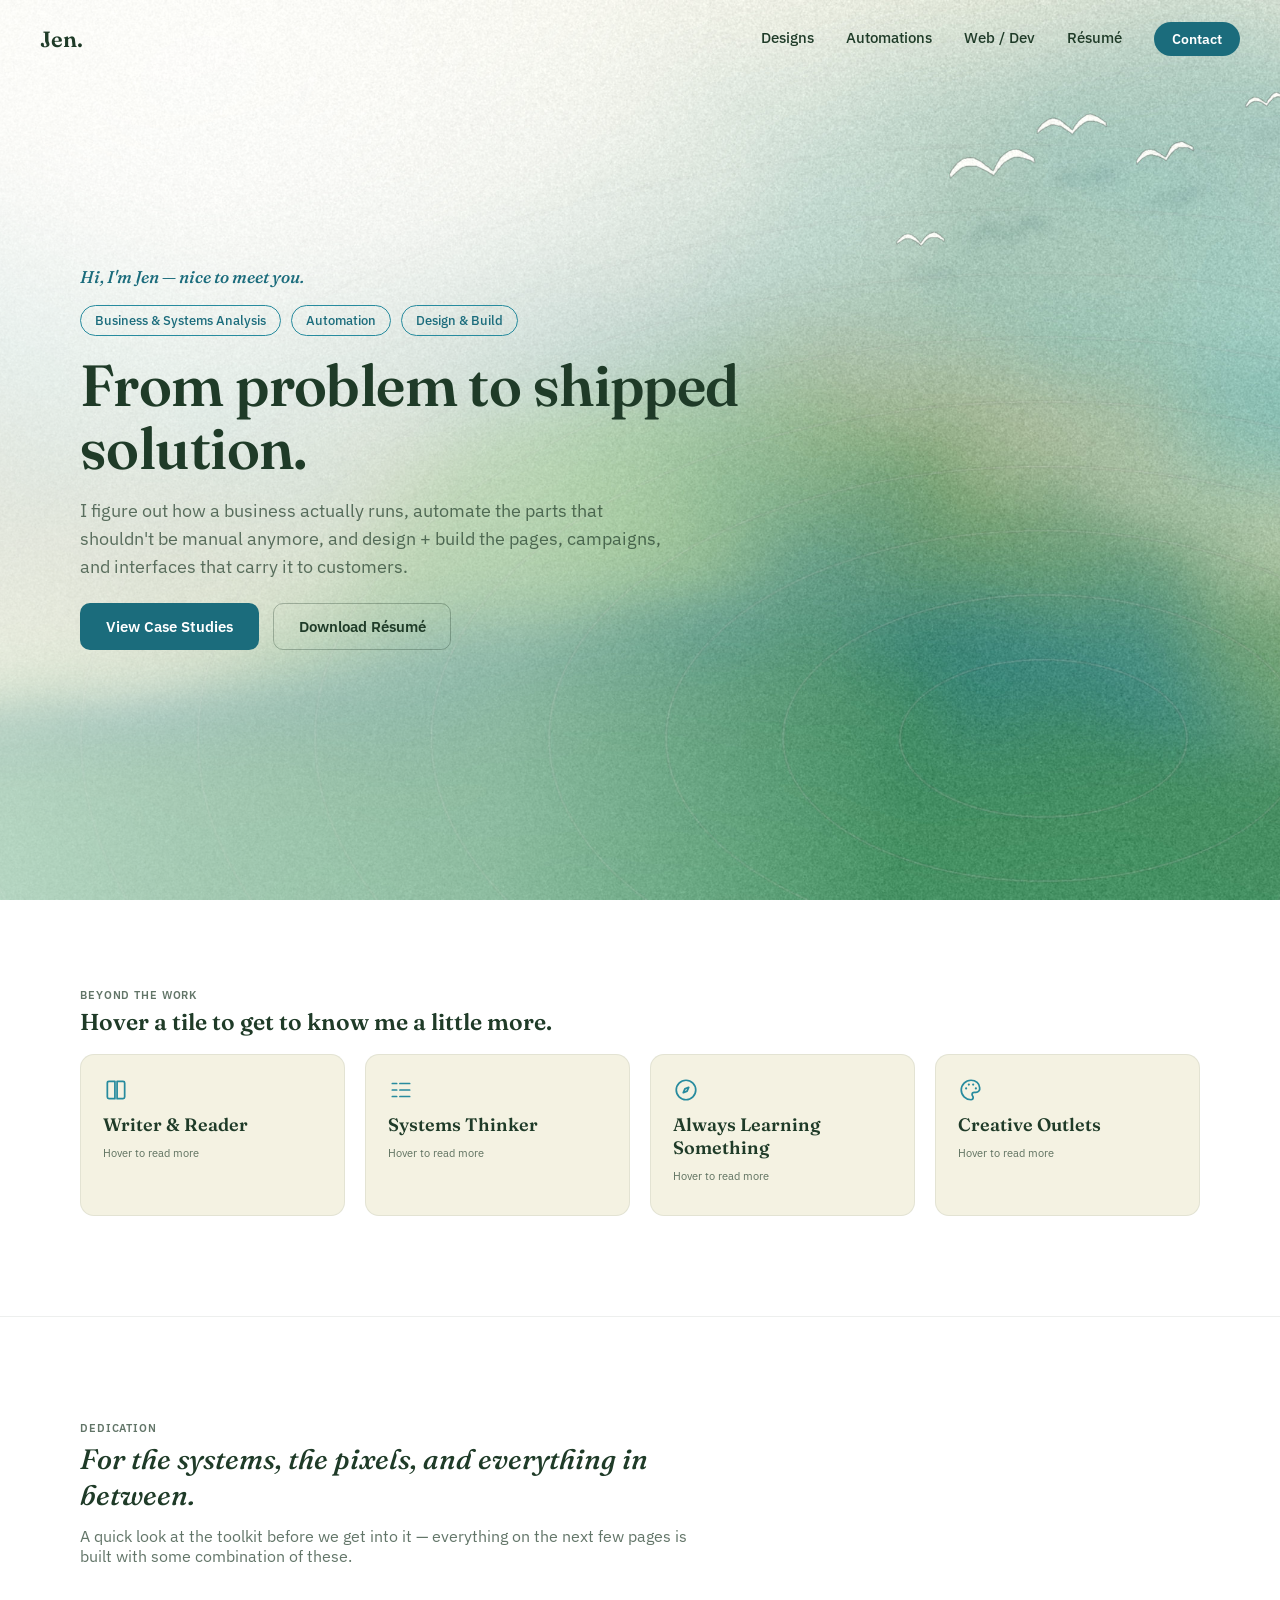
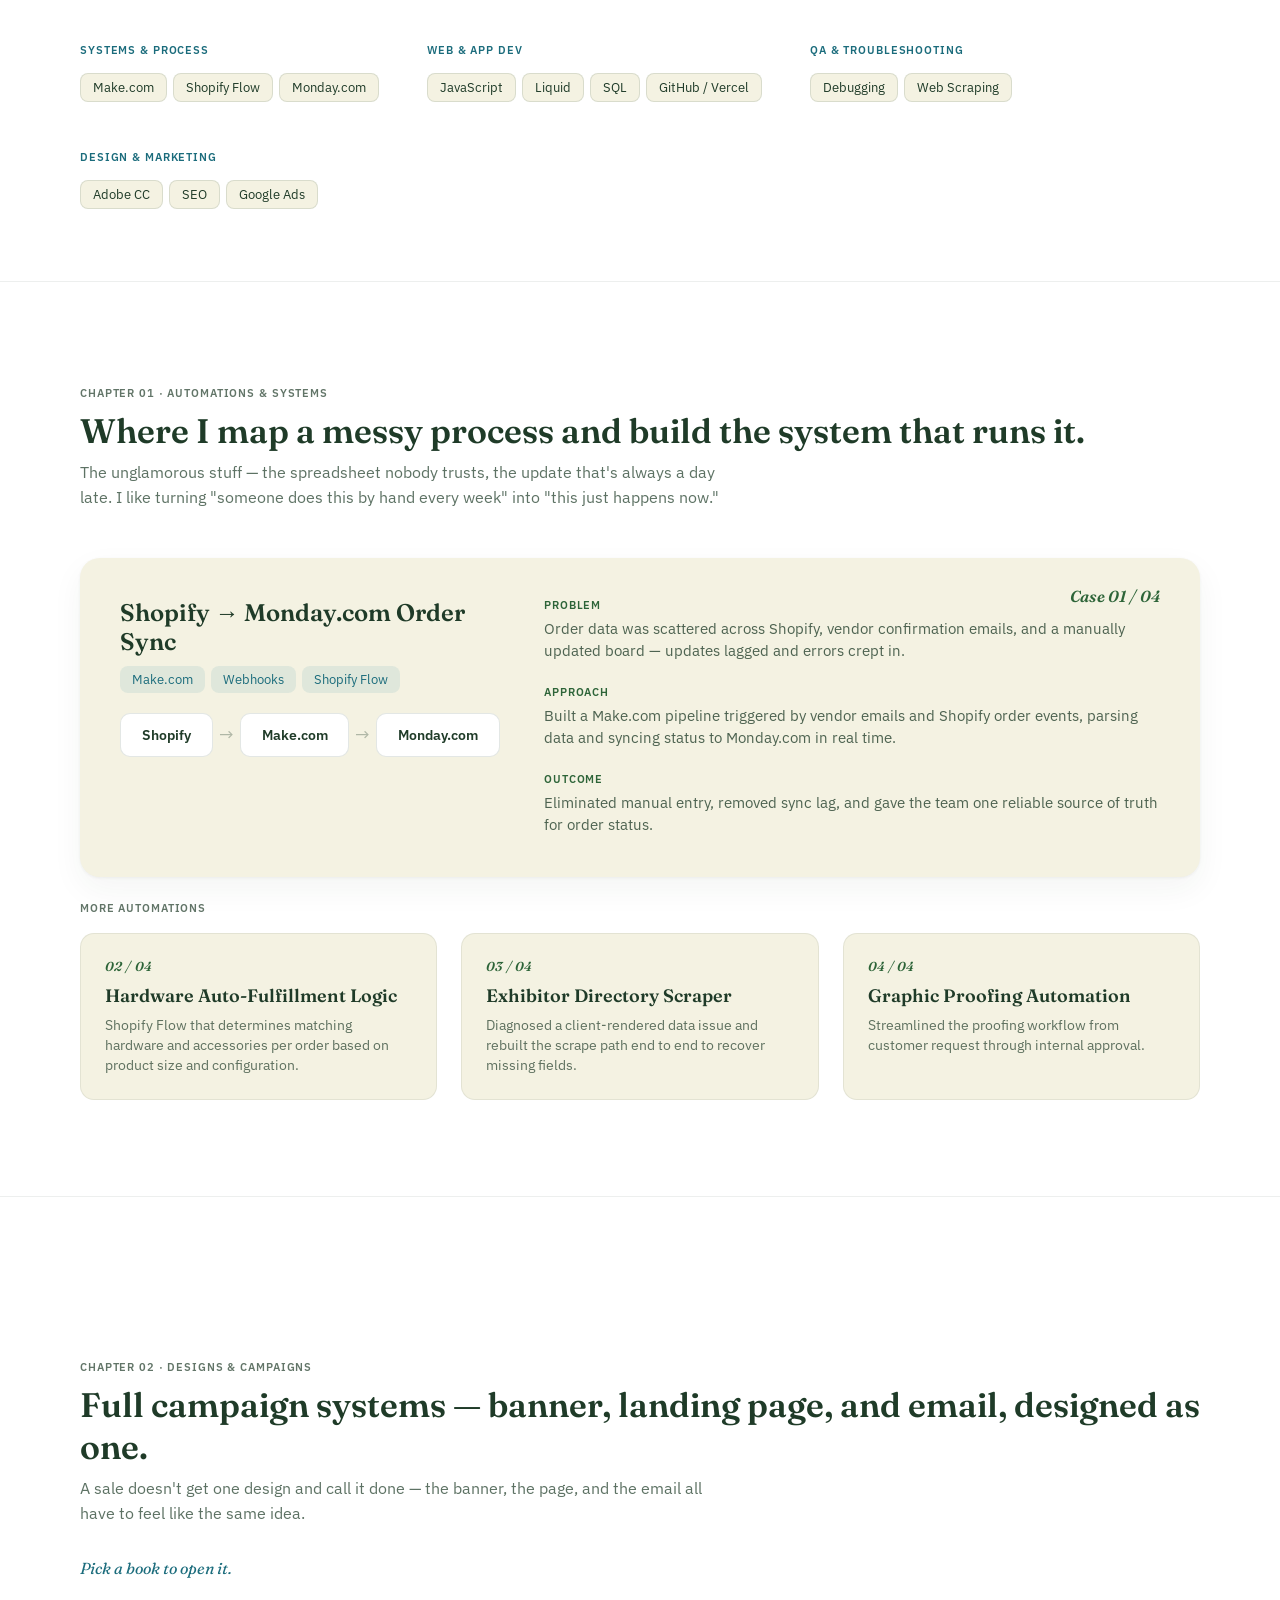
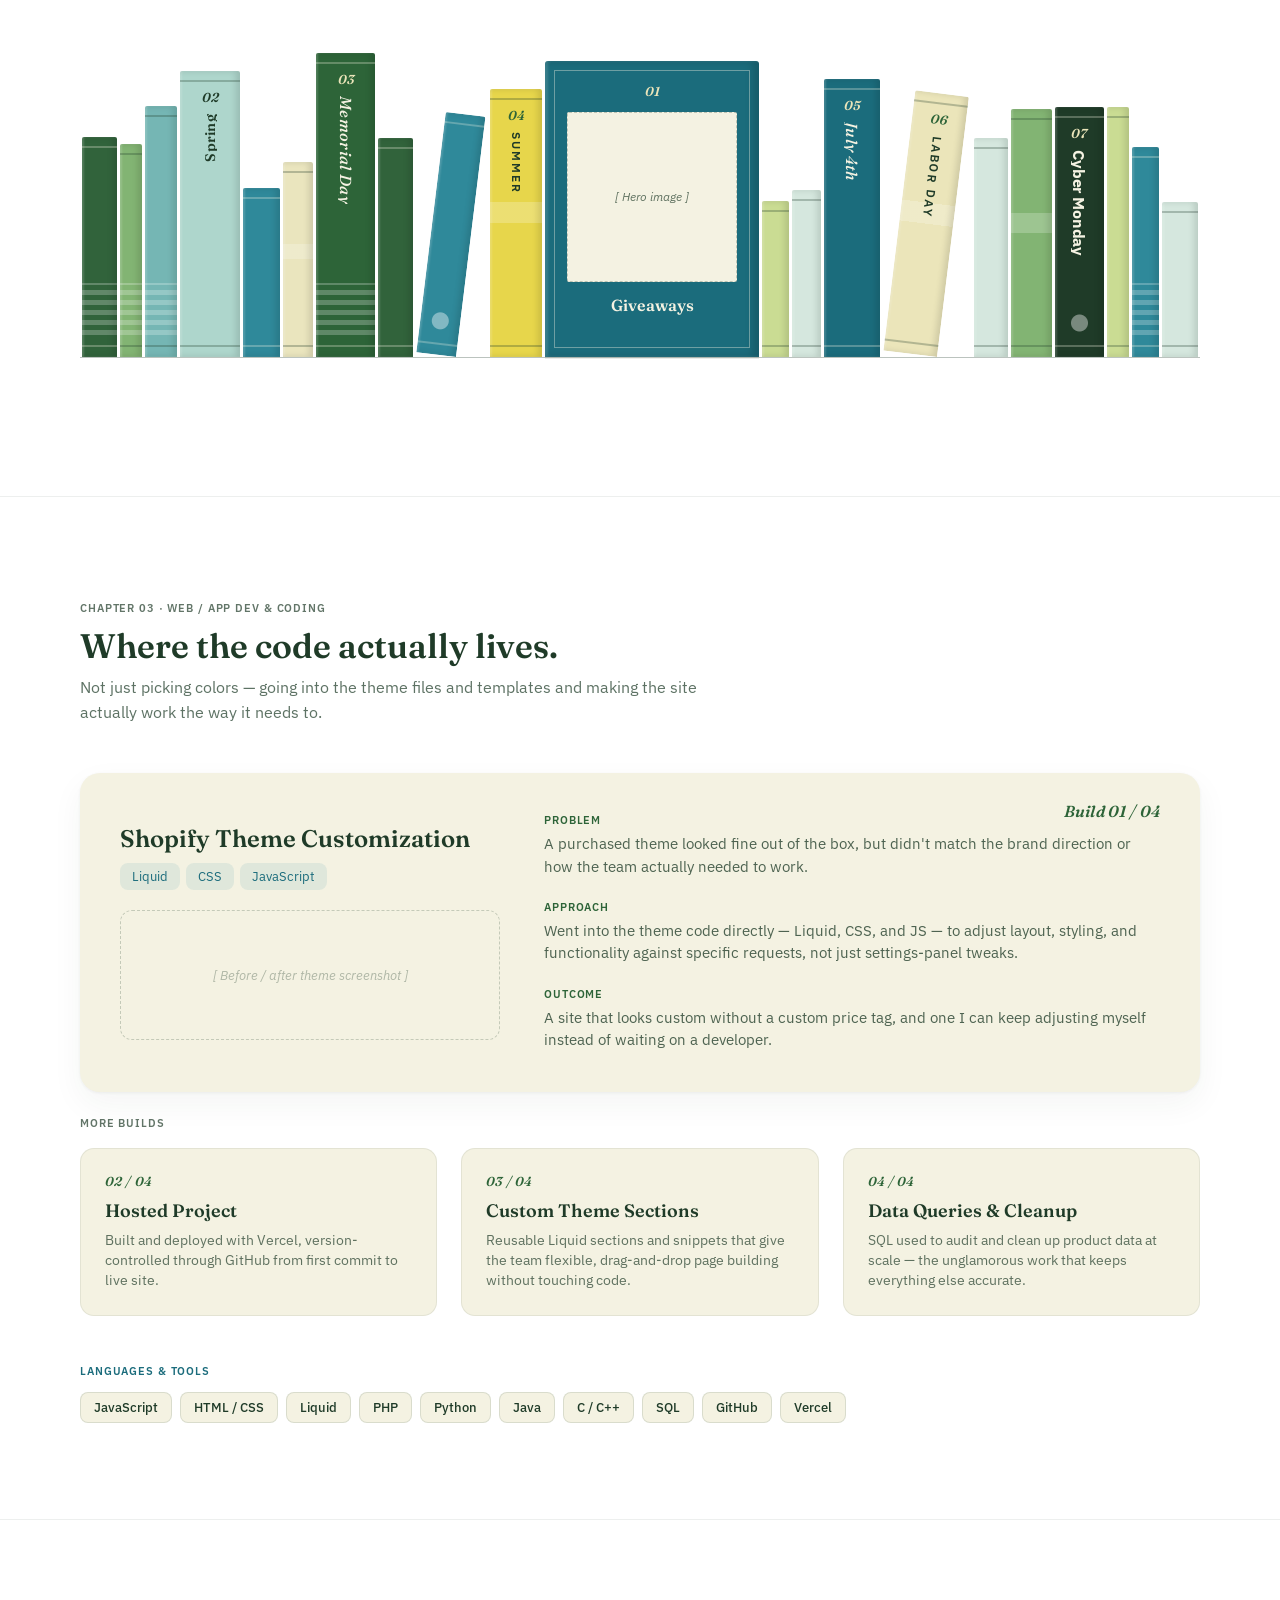
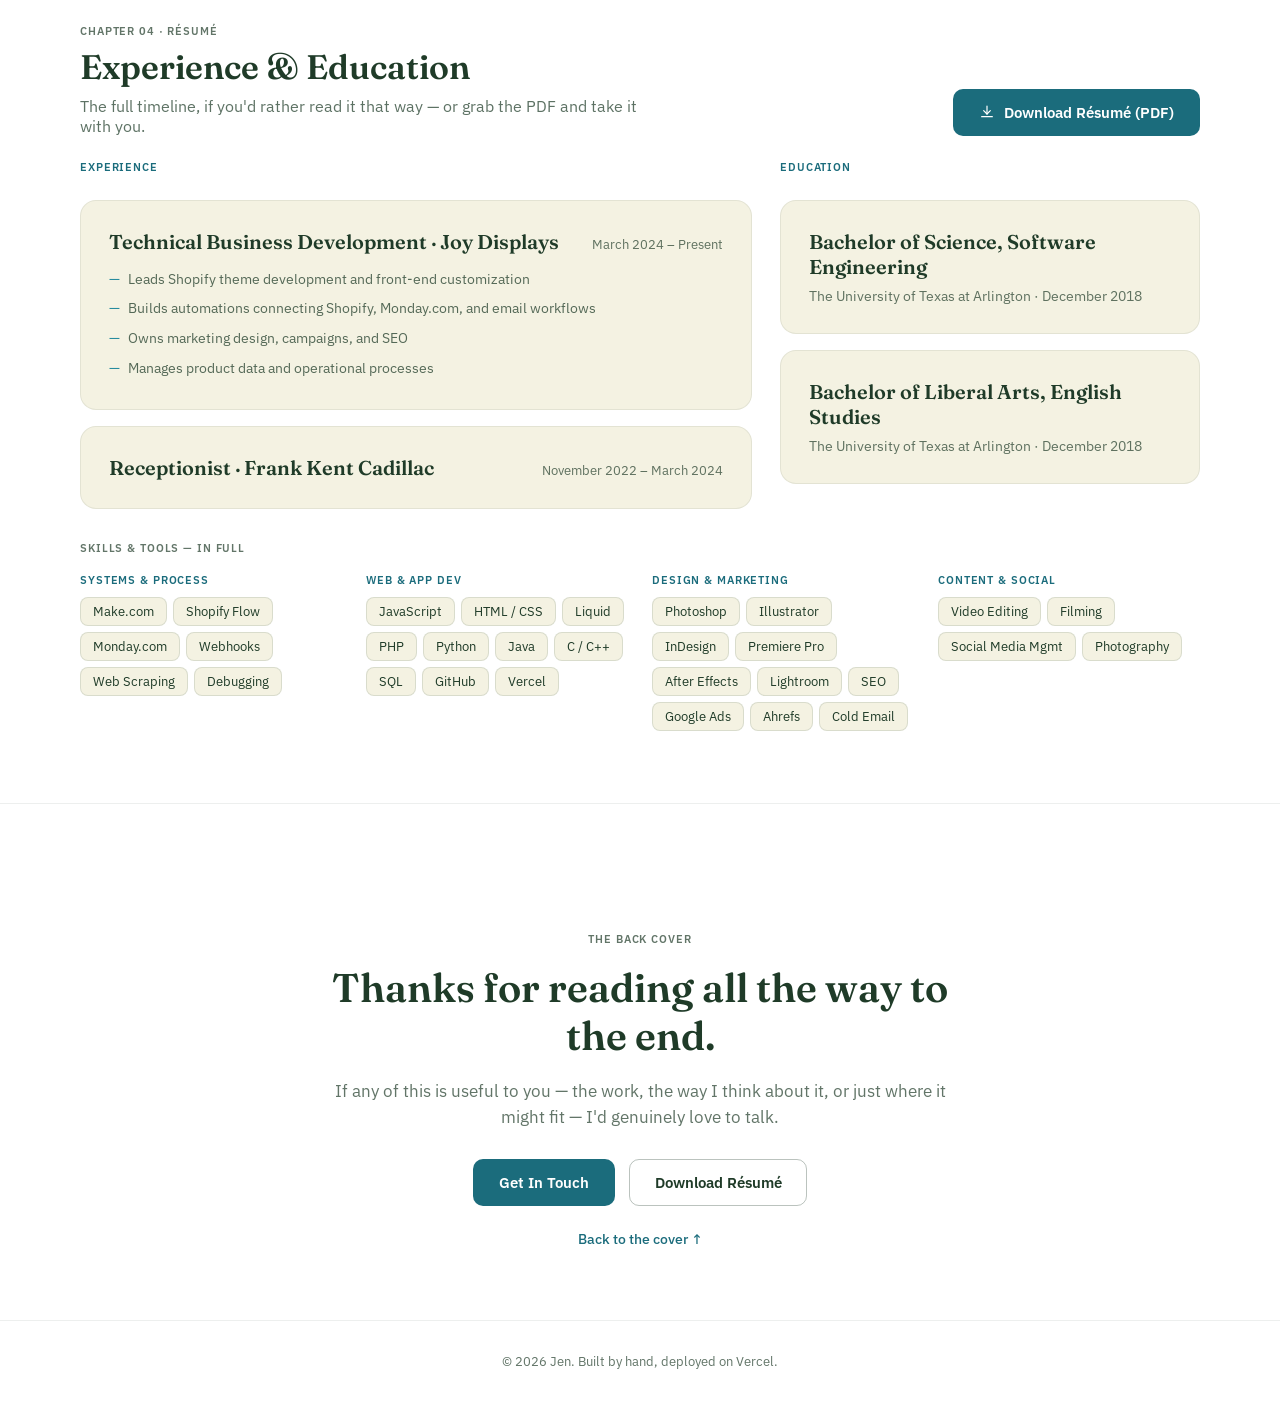
<file: resume.html>
<!doctype html>
<html lang="en"><head><meta charset="utf-8"><title>Jen — Portfolio</title>
<meta name="viewport" content="width=device-width, initial-scale=1">
<meta http-equiv="refresh" content="0; url=index.html#resume">
<link rel="canonical" href="index.html#resume">
<script>location.replace('index.html#resume');</script></head>
<body><p>This page moved — <a href="index.html#resume">continue to the portfolio</a>.</p></body></html>
</file>
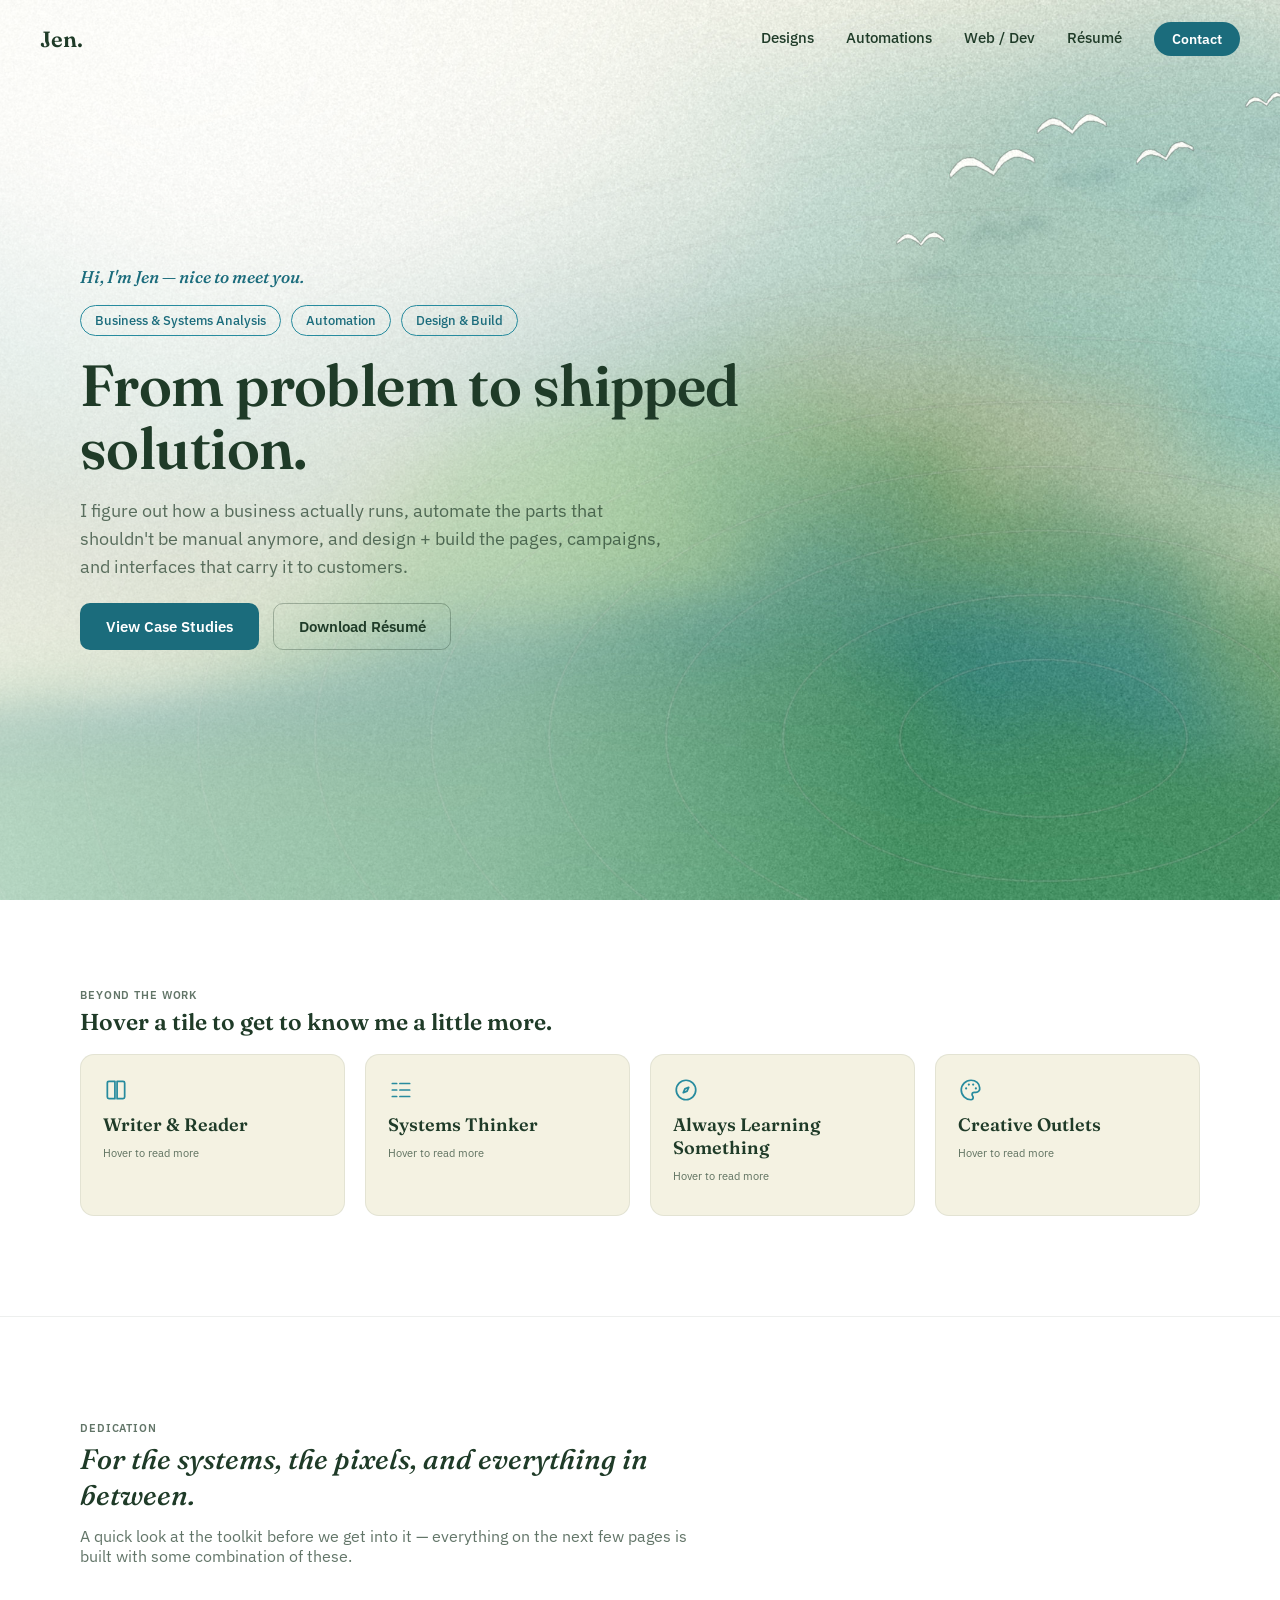
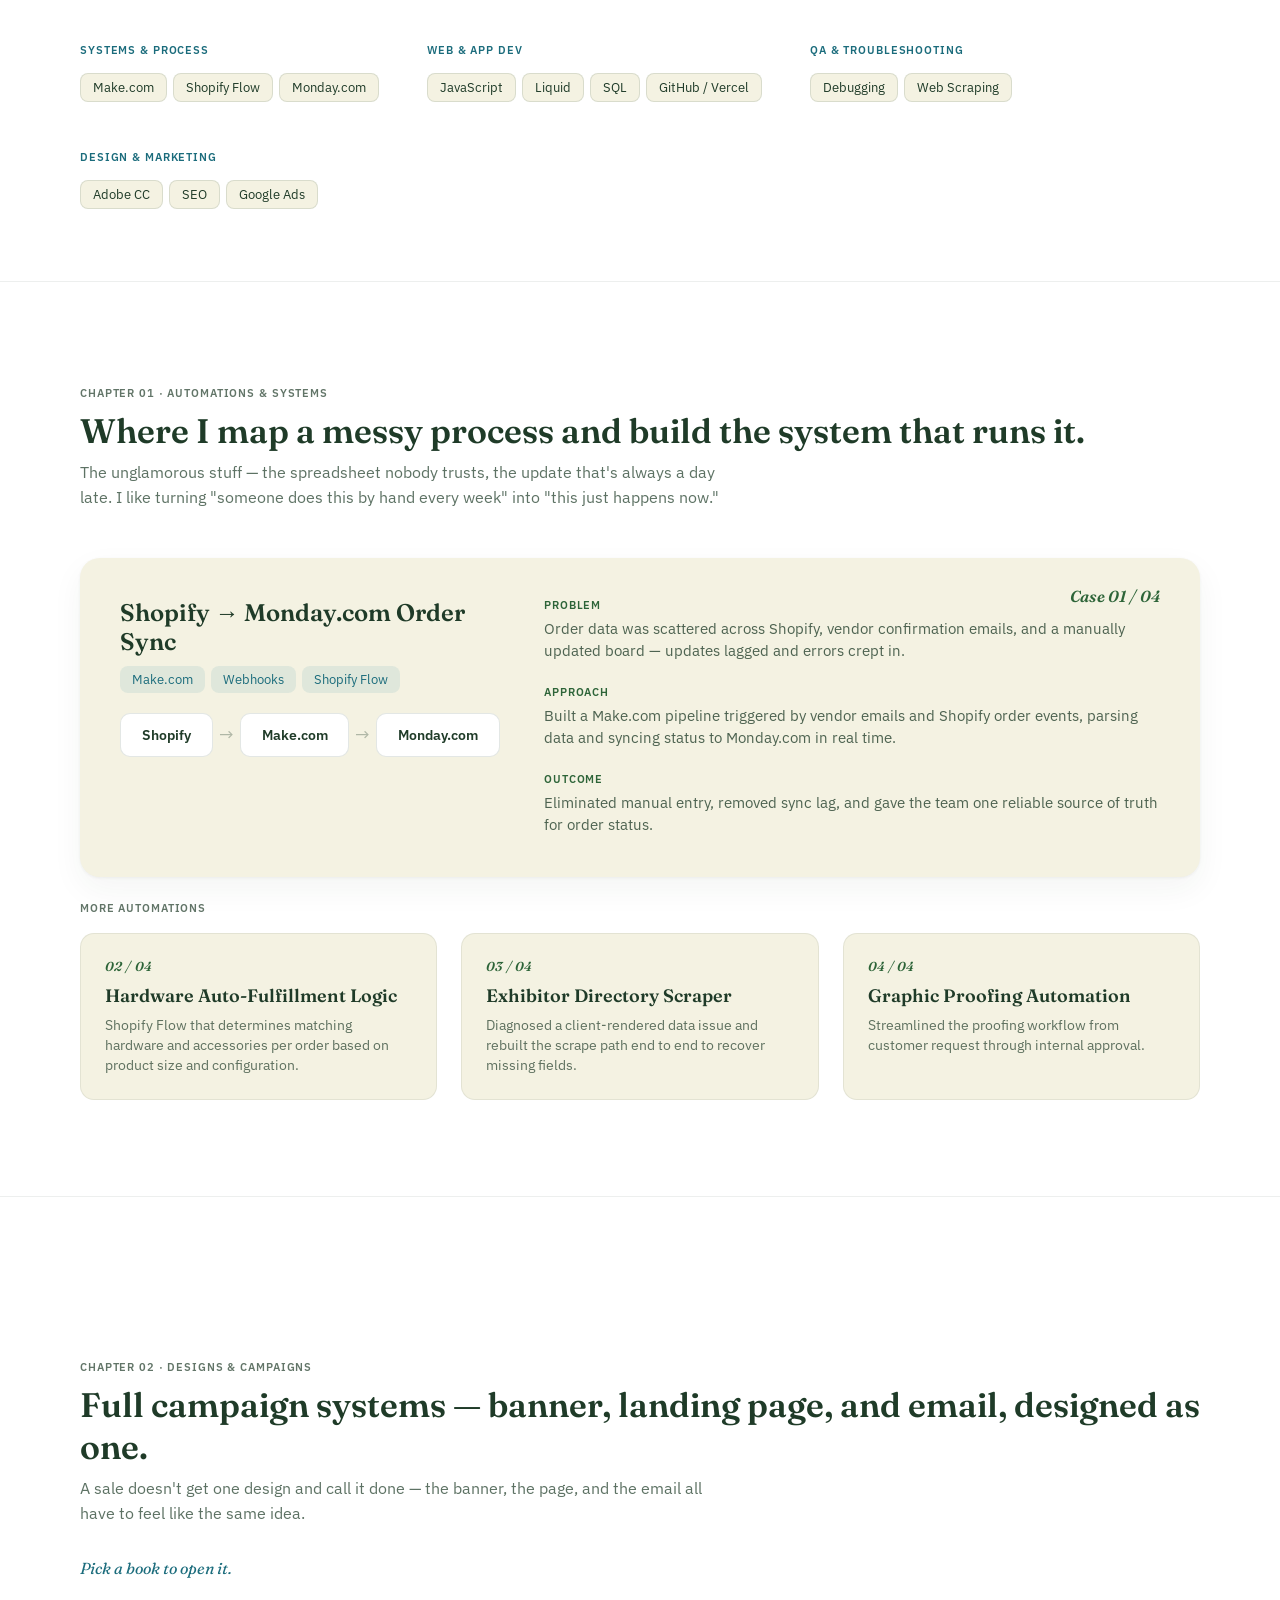
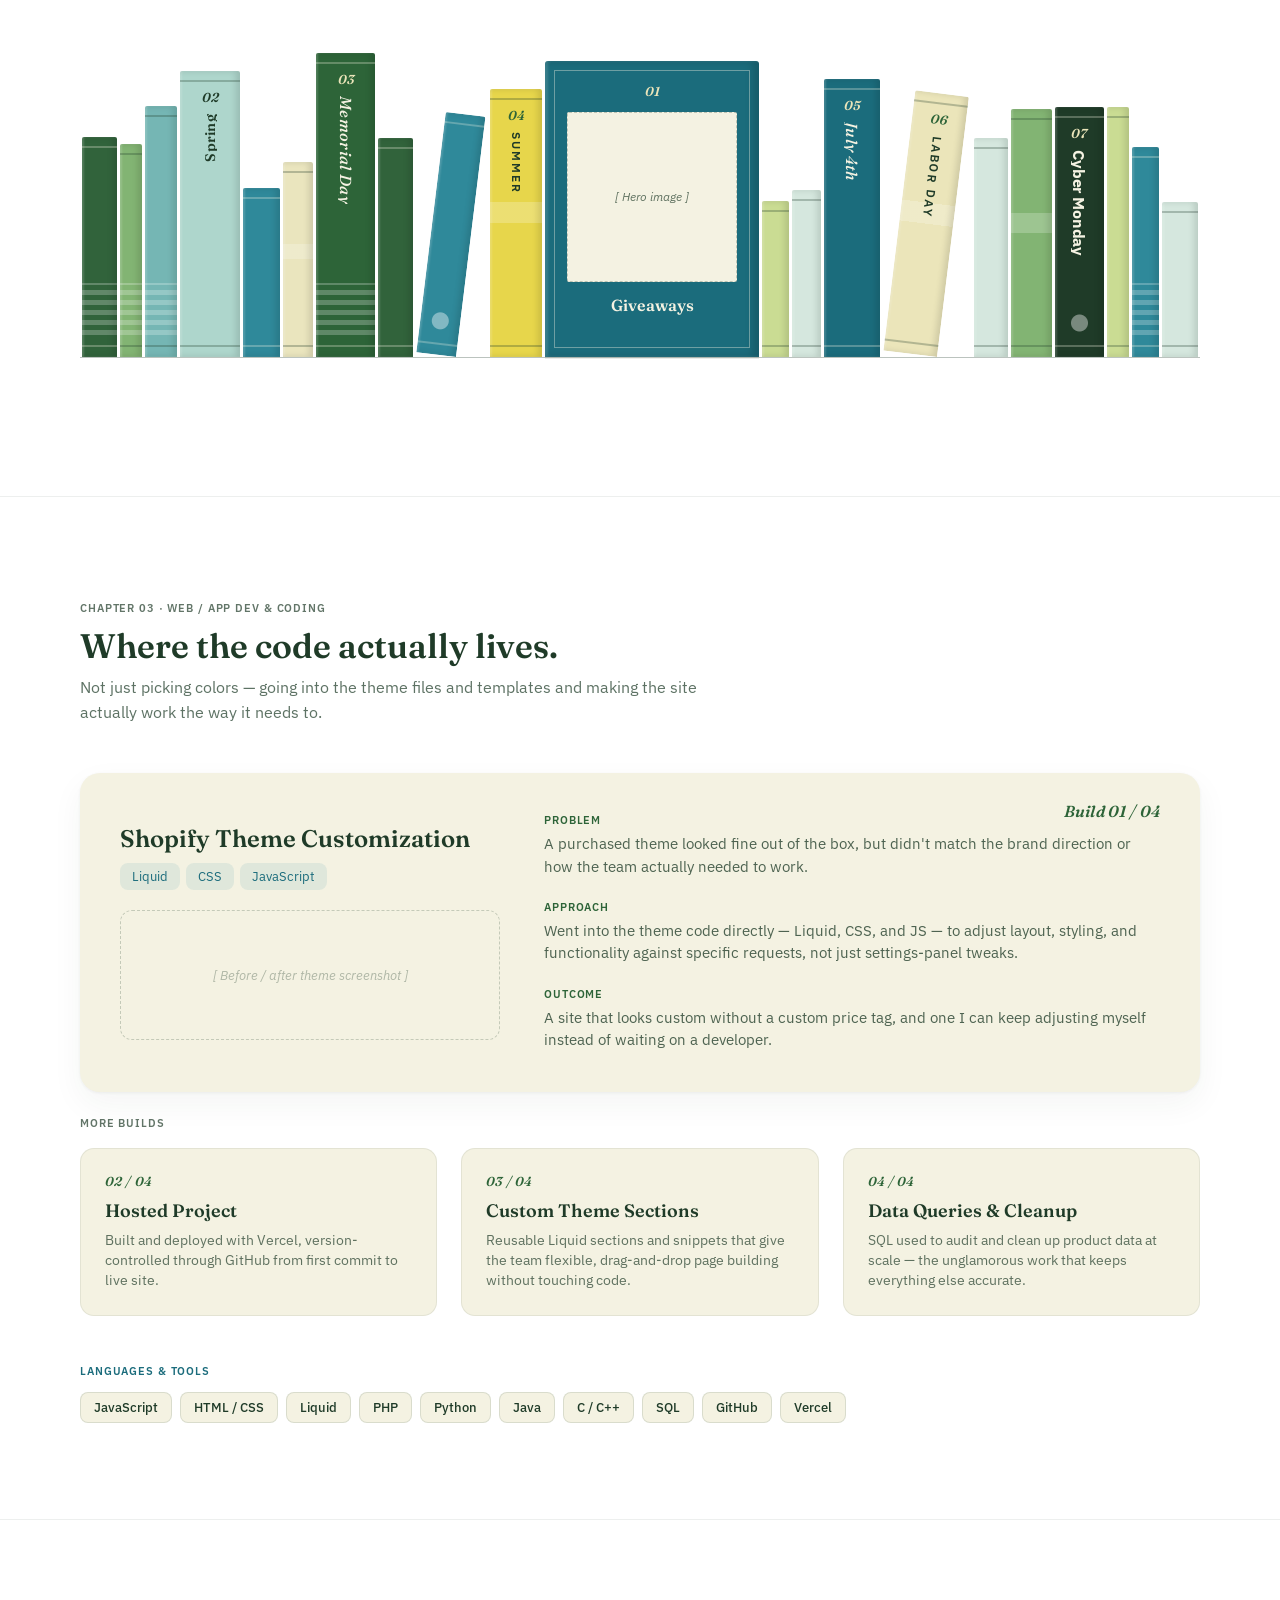
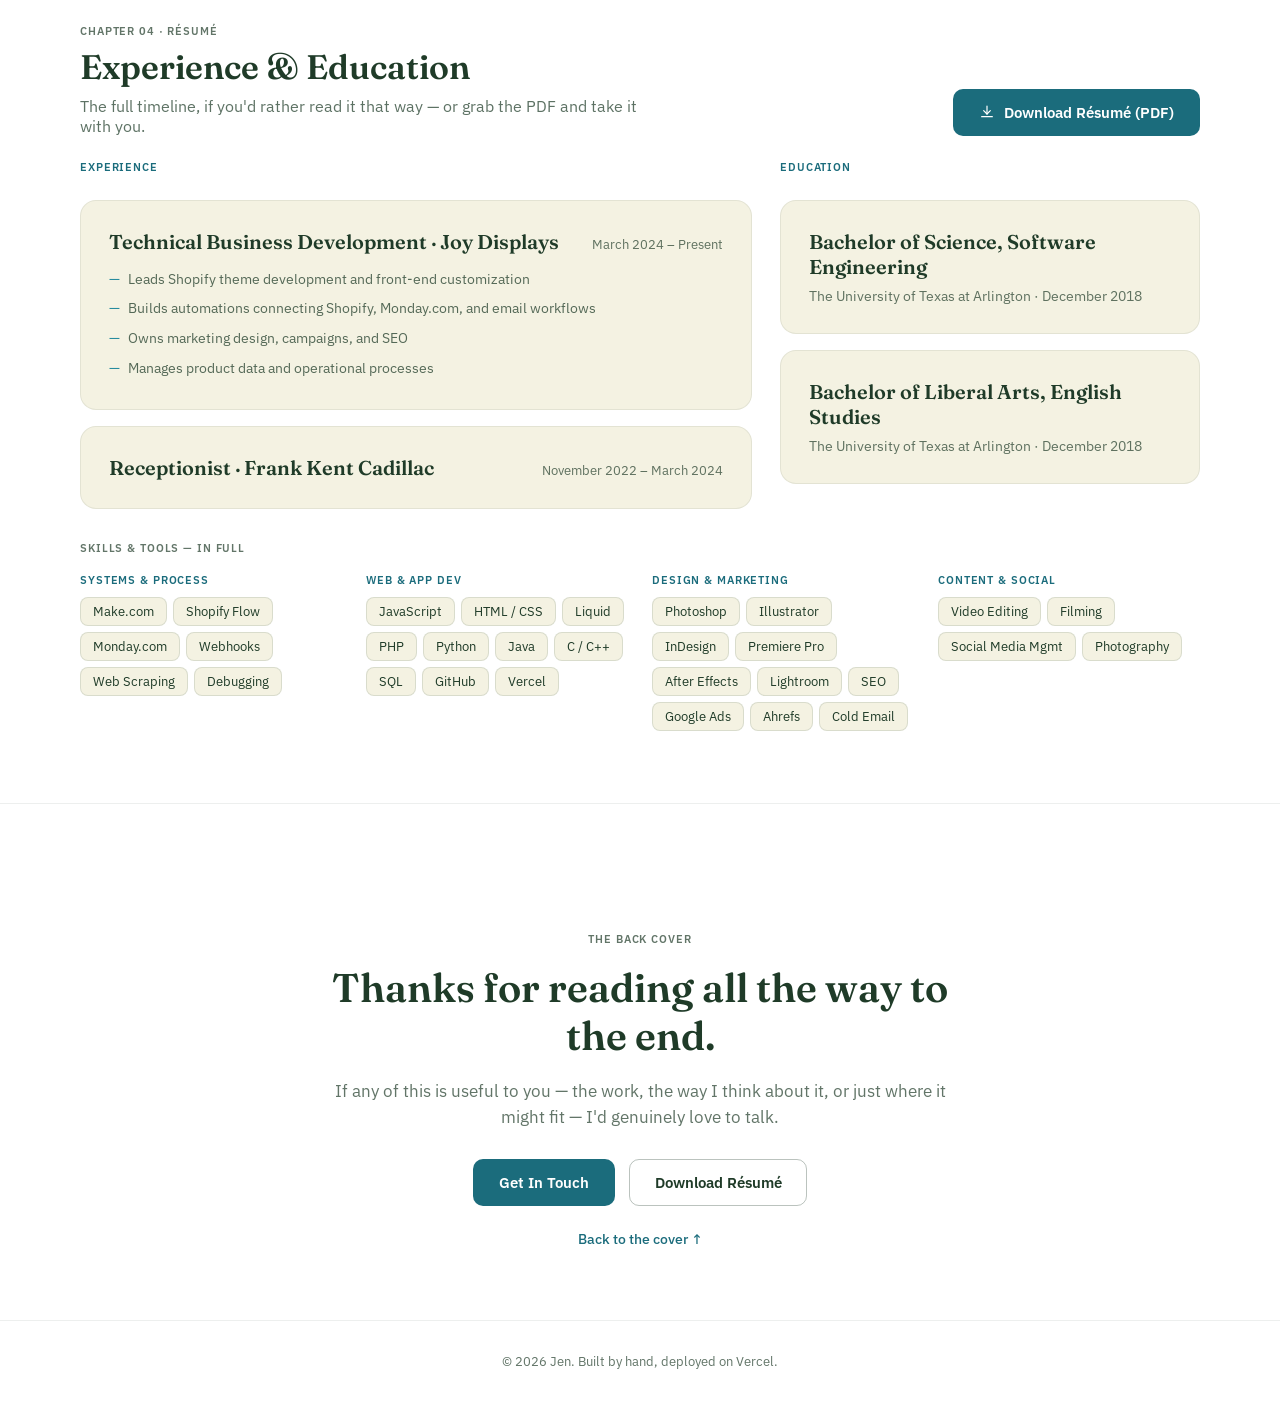
<file: web-dev.html>
<!doctype html>
<html lang="en"><head><meta charset="utf-8"><title>Jen — Portfolio</title>
<meta name="viewport" content="width=device-width, initial-scale=1">
<meta http-equiv="refresh" content="0; url=index.html#web-dev">
<link rel="canonical" href="index.html#web-dev">
<script>location.replace('index.html#web-dev');</script></head>
<body><p>This page moved — <a href="index.html#web-dev">continue to the portfolio</a>.</p></body></html>
</file>
<file: styles.css>
/* ==========================================================================
   Jen — portfolio site
   Design tokens: warm cream / water blue / gold / coral, Fraunces + IBM Plex Sans
   ========================================================================== */

:root {
  --paper: #FFFFFF;
  --card: #F4F2E2;
  --ink: #1F3B28;
  --ink-70: rgba(31, 59, 40, 0.7);
  --ink-55: rgba(31, 59, 40, 0.55);
  --ink-45: rgba(31, 59, 40, 0.45);
  --ink-32: rgba(31, 59, 40, 0.32);
  --ink-12: rgba(31, 59, 40, 0.12);
  --ink-08: rgba(31, 59, 40, 0.08);

  --water: #278B9E;
  --water-dark: #1B6C7C;
  --water-hover: #14515D;
  --water-tint: rgba(39, 139, 158, 0.1);

  --gold: #E7D64B;
  --gold-text: #2D6438;
  --gold-tint: rgba(231, 214, 75, 0.22);

  --coral: #4C975E;
  --coral-text: #2D6438;
  --coral-tint: rgba(76, 151, 94, 0.12);

  --radius-lg: 20px;
  --radius-md: 14px;
  --radius-sm: 10px;
}

* { box-sizing: border-box; }

html, body {
  margin: 0;
  padding: 0;
  background: var(--paper);
  color: var(--ink);
  font-family: 'IBM Plex Sans', sans-serif;
  -webkit-font-smoothing: antialiased;
}

h1, h2, h3, .serif {
  font-family: 'Fraunces', serif;
  font-weight: 600;
  margin: 0;
}

a { color: inherit; }

img { max-width: 100%; display: block; }

.wrap {
  max-width: 1200px;
  margin: 0 auto;
  padding: 0 40px;
}

/* ---------- Nav ---------- */
.site-nav {
  position: fixed;
  top: 0; left: 0; right: 0;
  z-index: 40;
  display: flex;
  align-items: center;
  justify-content: space-between;
  padding: 22px 40px;
  border-bottom: 1px solid transparent;
  background: transparent;
  transition: background-color .25s ease, border-color .25s ease, padding .25s ease;
}
/* once you scroll off the cover the nav stays pinned, with a soft frosted backing */
.site-nav.is-scrolled {
  padding-top: 14px; padding-bottom: 14px;
  background: rgba(255, 255, 255, 0.88);
  -webkit-backdrop-filter: blur(10px); backdrop-filter: blur(10px);
  border-bottom-color: var(--ink-08);
}
.site-nav .wordmark {
  font-family: 'Fraunces', serif;
  font-size: 22px;
  font-weight: 600;
}
.site-nav .wordmark a { text-decoration: none; color: var(--ink); }
.nav-links {
  display: flex;
  align-items: center;
  gap: 32px;
  flex-wrap: wrap;
}
.nav-link {
  position: relative;
  font-size: 15px;
  font-weight: 500;
  color: var(--ink);
  text-decoration: none;
  padding-bottom: 4px;
}
.nav-link::after {
  content: '';
  position: absolute;
  left: 0; right: 0; bottom: 0;
  height: 2px;
  background: var(--water);
  transform: scaleX(0);
  transform-origin: left;
  transition: transform .2s ease;
}
.nav-link:hover { color: var(--water-dark); }
.nav-link:hover::after { transform: scaleX(1); }
.nav-link.active { color: var(--water-dark); }
.nav-link.active::after { transform: scaleX(1); }

/* ---------- Buttons ---------- */
.btn {
  font-family: 'IBM Plex Sans', sans-serif;
  font-size: 15px;
  font-weight: 600;
  border-radius: var(--radius-sm);
  padding: 14px 26px;
  text-decoration: none;
  display: inline-flex;
  align-items: center;
  gap: 9px;
  border: none;
  cursor: pointer;
  transition: background .18s ease, border-color .18s ease, transform .18s ease;
}
.btn-primary {
  color: var(--paper);
  background: var(--water-dark);
}
.btn-primary:hover { background: var(--water-hover); transform: translateY(-2px); }
.btn-secondary {
  color: var(--ink);
  background: transparent;
  border: 1.5px solid rgba(31, 59, 40, 0.3);
  padding: 12.5px 24.5px;
}
.btn-secondary:hover { border-color: var(--ink); transform: translateY(-2px); }
.pill-link {
  display: inline-flex;
  align-items: center;
  padding: 8px 18px;
  border-radius: 999px;
  font-size: 14px;
  font-weight: 600;
  text-decoration: none;
  background: var(--water-dark);
  color: var(--paper);
}
.pill-link:hover { background: var(--water-hover); }

/* ---------- Small components ---------- */
.eyebrow {
  font-size: 11px;
  font-weight: 600;
  letter-spacing: 0.08em;
  text-transform: uppercase;
  color: var(--ink-70);
}
.cluster-title {
  font-size: 11px;
  font-weight: 600;
  letter-spacing: 0.08em;
  text-transform: uppercase;
  color: var(--water-dark);
  margin: 0 0 10px 0;
}
.pill {
  display: inline-flex;
  align-items: center;
  padding: 6px 14px;
  border-radius: 999px;
  font-size: 13px;
  font-weight: 500;
  border: 1.5px solid var(--water);
  color: var(--water-dark);
  background: transparent;
}
.tag {
  font-size: 13px;
  color: var(--ink);
  background: var(--card);
  border: 1px solid var(--ink-12);
  padding: 5px 12px;
  border-radius: 8px;
}
.tag-water { color: var(--water-dark); background: var(--water-tint); border: none; }
.tag-coral { color: var(--coral-text); background: var(--coral-tint); border: none; }
.tag-code { font-size: 13px; font-weight: 500; color: var(--ink); background: var(--card); border: 1px solid var(--ink-12); padding: 6px 13px; border-radius: 8px; }

.num {
  font-family: 'Fraunces', serif;
  font-style: italic;
  font-weight: 600;
  color: var(--gold-text);
  letter-spacing: 0.01em;
}

.card {
  background: var(--card);
  border: 1px solid var(--ink-08);
  border-radius: var(--radius-md);
  padding: 24px;
  transition: transform .18s ease, box-shadow .18s ease;
}
.card:hover { transform: translateY(-4px); box-shadow: 0 10px 24px rgba(31, 59, 40,0.08); }

.card-title {
  font-family: 'Fraunces', serif;
  font-size: 18px;
  font-weight: 600;
  margin: 0 0 8px 0;
}
.card-body {
  font-size: 13.5px;
  line-height: 1.5;
  color: var(--ink-70);
  margin: 0;
}

.placeholder {
  border: 1.5px dashed rgba(31, 59, 40,0.22);
  border-radius: 12px;
  display: flex;
  align-items: center;
  justify-content: center;
  font-size: 13px;
  font-style: italic;
  color: var(--ink-32);
  text-align: center;
  padding: 12px;
}

/* ---------- Page sections ---------- */
.page-header {
  padding: 64px 0 24px 0;
}
.page-header h2 { font-size: 34px; margin-bottom: 8px; }
.page-header p { font-size: 15.5px; color: rgba(31, 59, 40, 0.72); max-width: 640px; margin: 0; }

.section { padding: 24px 0; }

/* ---------- Footer ---------- */
.site-footer {
  border-top: 1px solid var(--ink-08);
  padding: 32px 40px 48px 40px;
  text-align: center;
  font-size: 13px;
  color: var(--ink-70);
}

/* ---------- Chapter nav (book-style prev/next) ---------- */
.chapter-nav {
  display: flex;
  align-items: center;
  justify-content: space-between;
  gap: 20px;
  margin-top: 40px;
  padding: 28px 0 8px 0;
  border-top: 1px solid var(--ink-08);
}
.chapter-link {
  display: flex;
  align-items: center;
  gap: 14px;
  max-width: 42%;
  text-decoration: none;
  color: var(--ink);
}
.chapter-link.next { margin-left: auto; }
.chapter-link .arrow {
  font-size: 19px;
  color: var(--water);
  flex-shrink: 0;
  transition: transform .18s ease;
}
.chapter-link.prev:hover .arrow { transform: translateY(-4px); }
.chapter-link.next:hover .arrow { transform: translateY(4px); }
.chapter-meta { display: flex; flex-direction: column; gap: 2px; min-width: 0; }
.chapter-link.next .chapter-meta { align-items: flex-end; text-align: right; }
.chapter-label {
  font-size: 11px;
  font-weight: 600;
  letter-spacing: 0.08em;
  text-transform: uppercase;
  color: var(--ink-70);
}
.chapter-title {
  font-family: 'Fraunces', serif;
  font-size: 16px;
  font-weight: 600;
  transition: color .18s ease;
}
.chapter-link:hover .chapter-title { color: var(--water); }
.chapter-num {
  font-family: 'Fraunces', serif;
  font-style: italic;
  font-weight: 600;
  color: var(--gold-text);
  font-size: 14px;
  flex-shrink: 0;
}

/* ---------- Responsive ---------- */
@media (max-width: 900px) {
  .site-nav { flex-direction: column; align-items: flex-start; gap: 6px; padding: 12px 22px 10px; }
  .site-nav.is-scrolled { padding-top: 10px; padding-bottom: 8px; }
  .site-nav .wordmark { font-size: 20px; }
  .nav-links { gap: 10px; flex-wrap: nowrap; width: 100%; overflow-x: auto; scrollbar-width: none; }
  .nav-links::-webkit-scrollbar { display: none; }
  .nav-link { font-size: 13px; white-space: nowrap; }
  .pill-link { white-space: nowrap; padding: 6px 14px; font-size: 13px; }
  .wrap { padding: 0 22px; }
  .grid-4, .grid-3 { grid-template-columns: 1fr !important; }
  .flex-row { flex-direction: column !important; }
}
@media (max-width: 640px) {
  .chapter-nav { flex-wrap: wrap; row-gap: 14px; }
  .chapter-link { max-width: 100%; }
  .chapter-num { order: 3; width: 100%; text-align: center; }
}

@media (max-width: 380px) {
  .nav-links { gap: 8px; }
  .nav-link { font-size: 12.5px; }
  .pill-link { padding: 6px 11px; font-size: 12.5px; }
}
</file>
